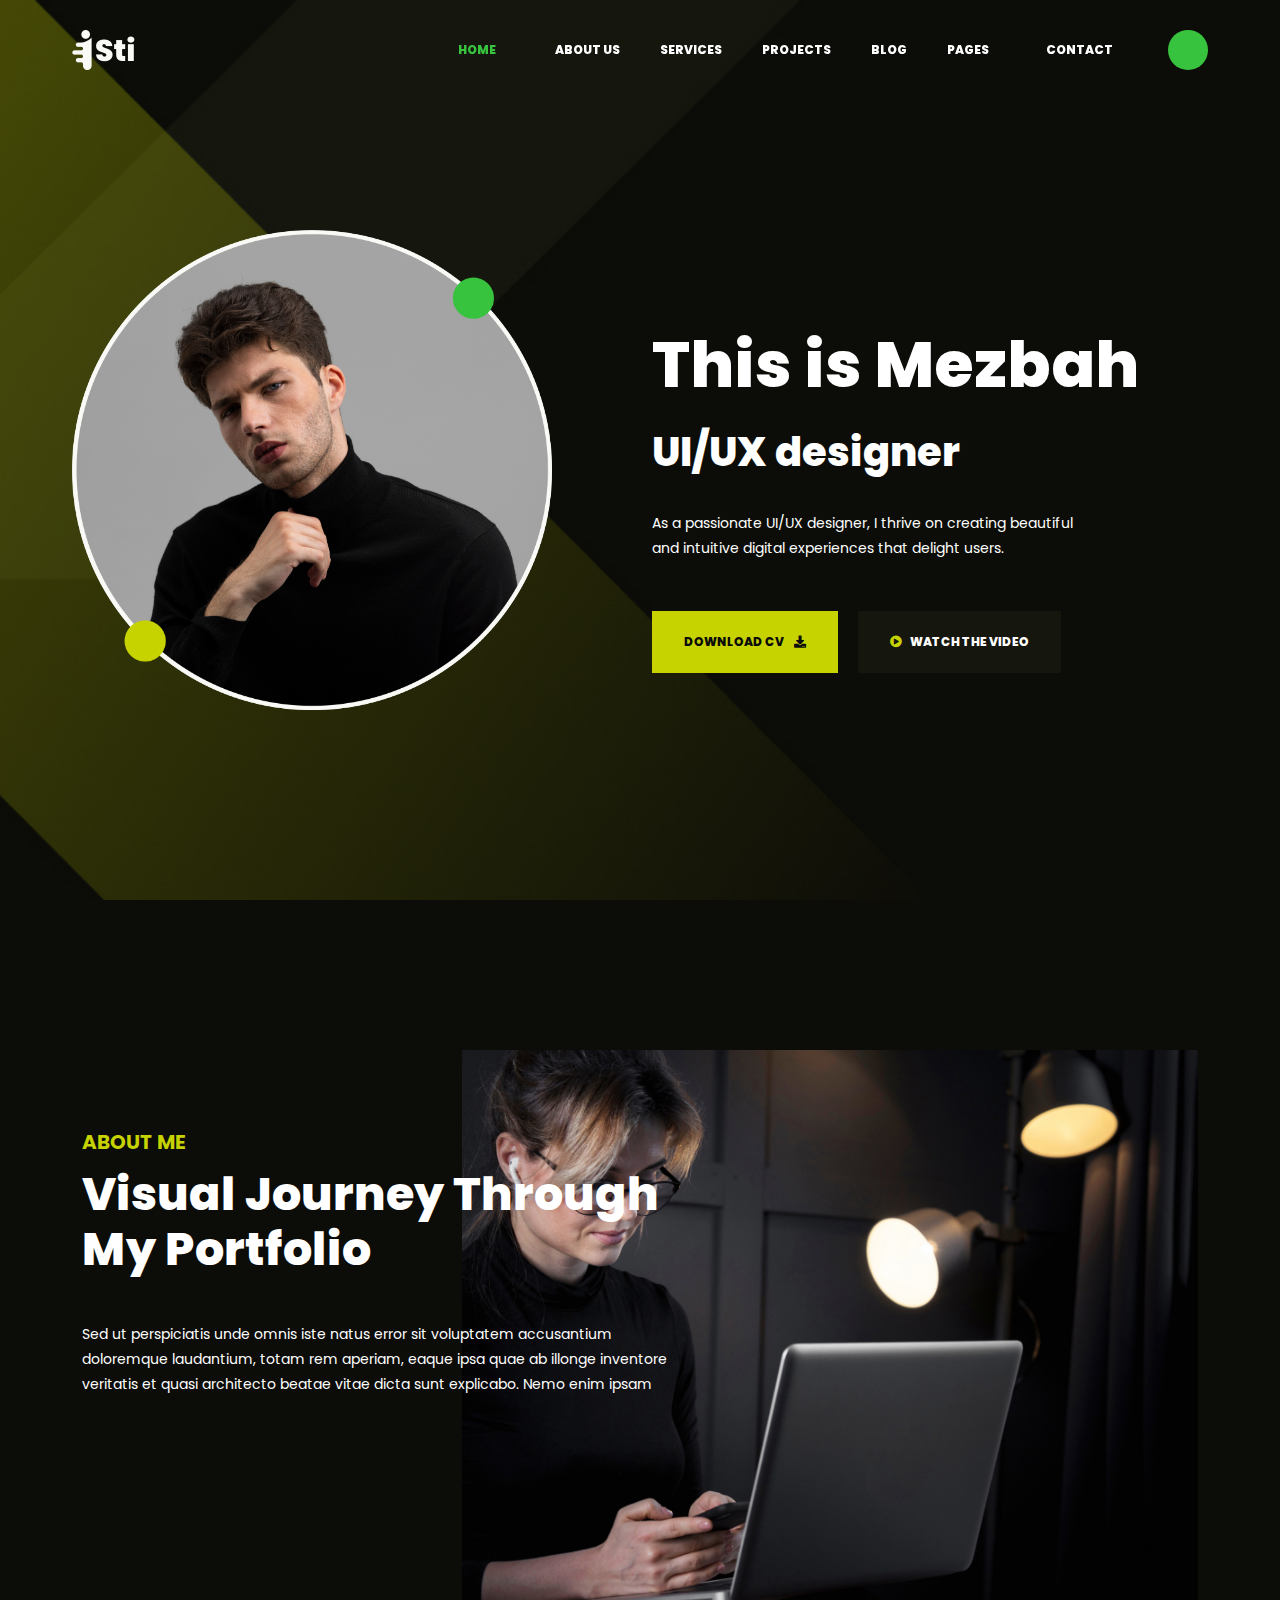
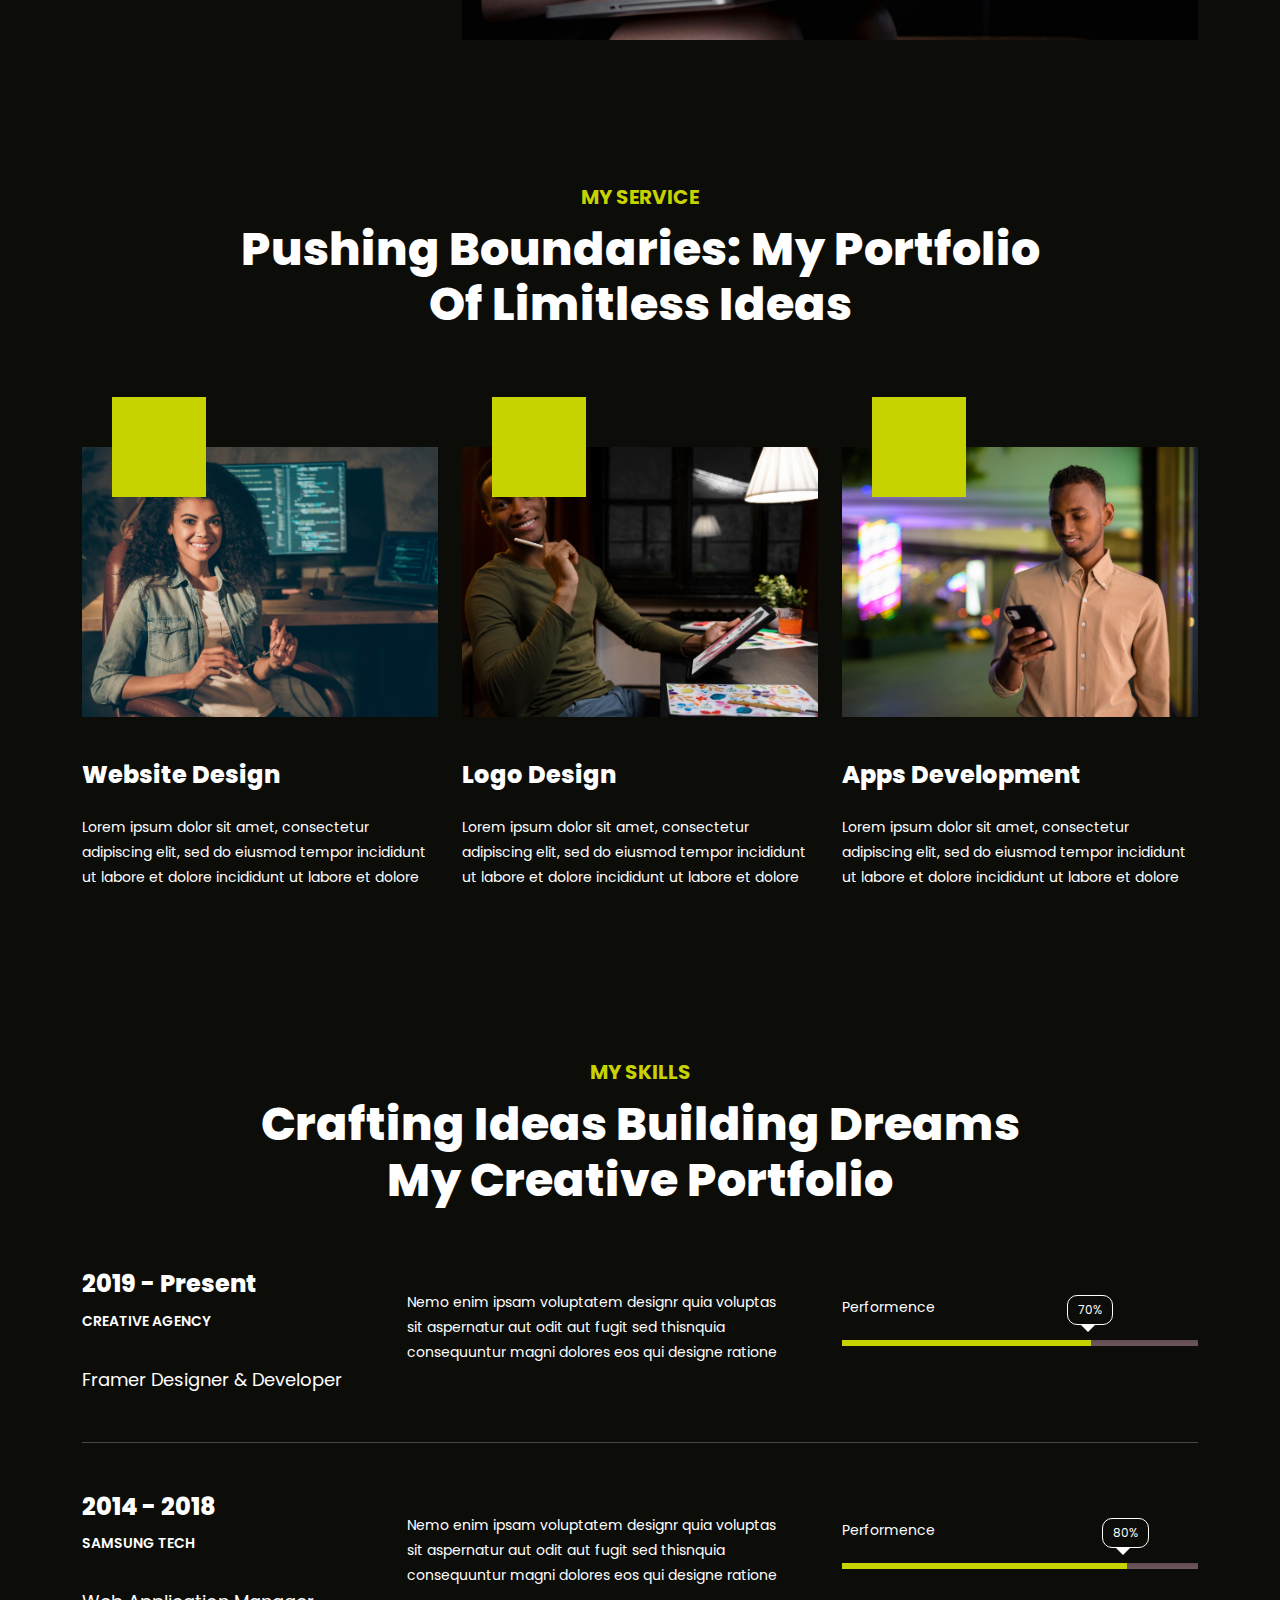
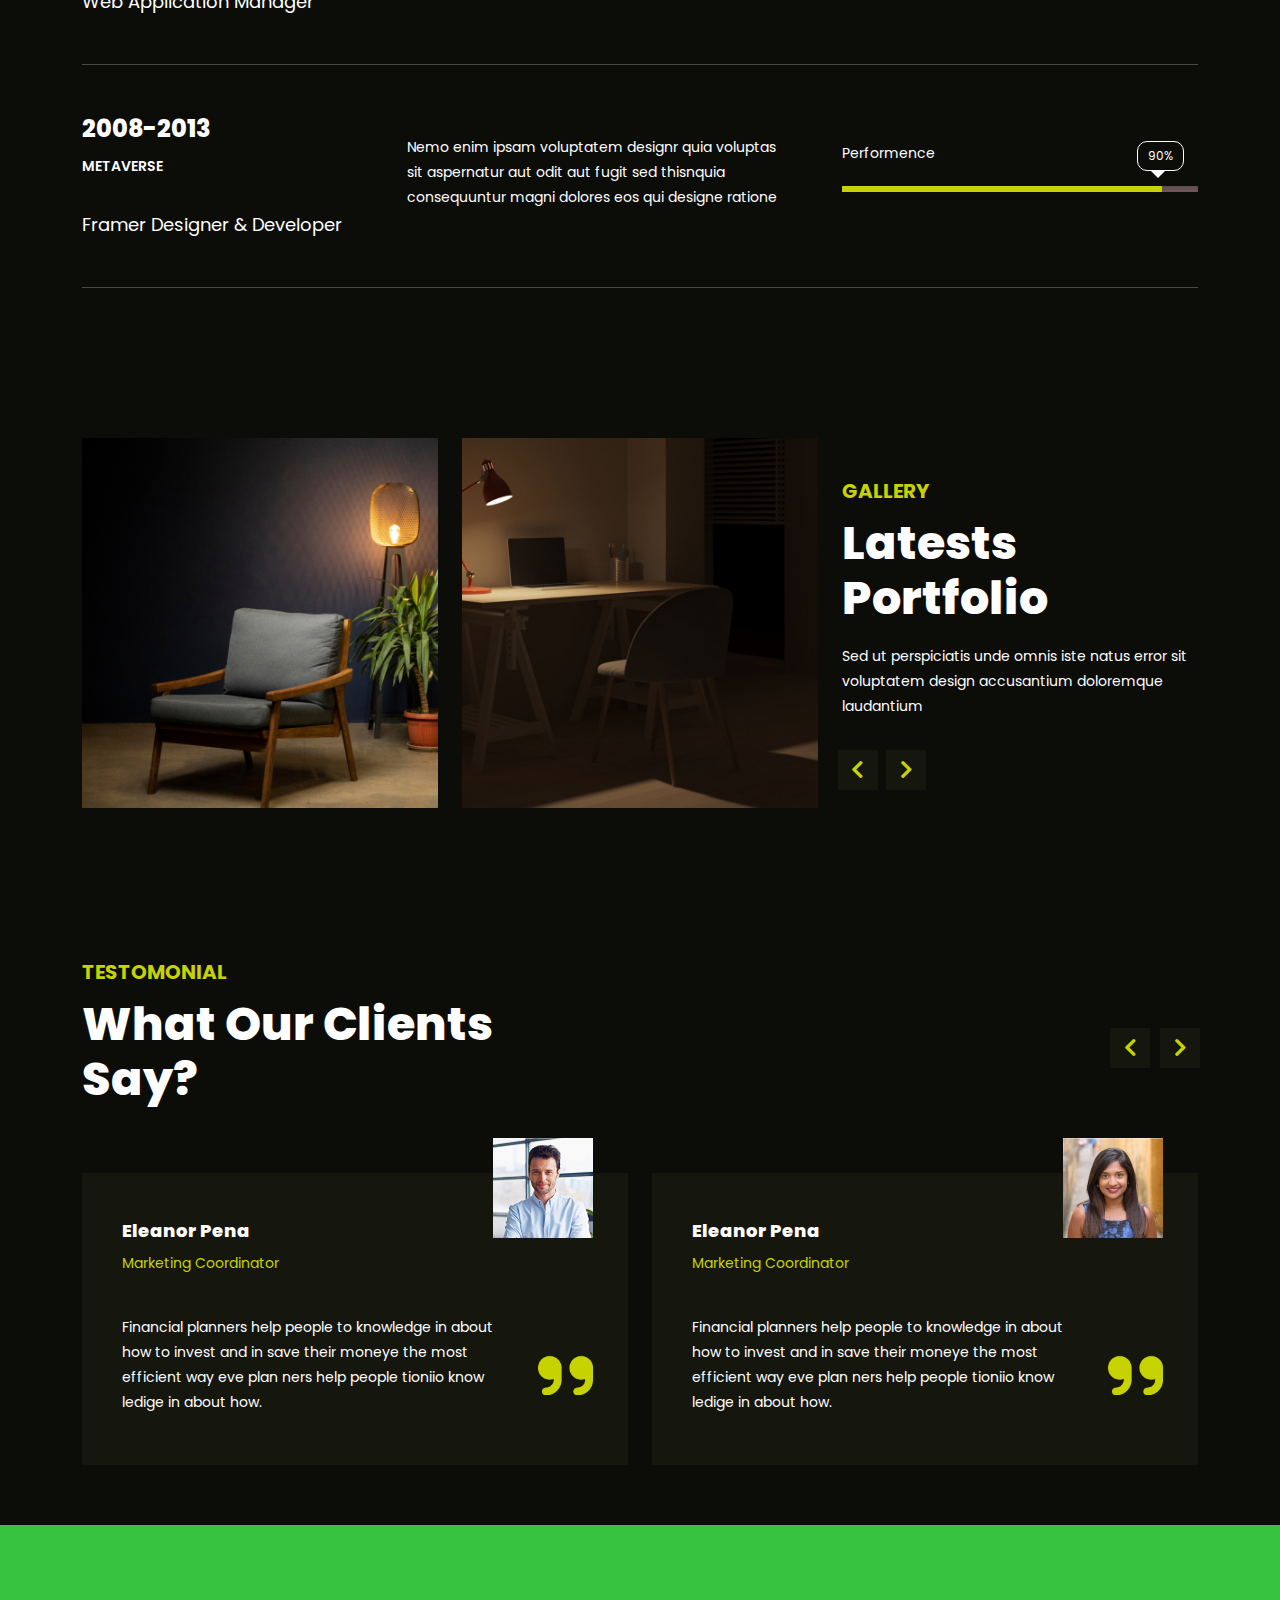
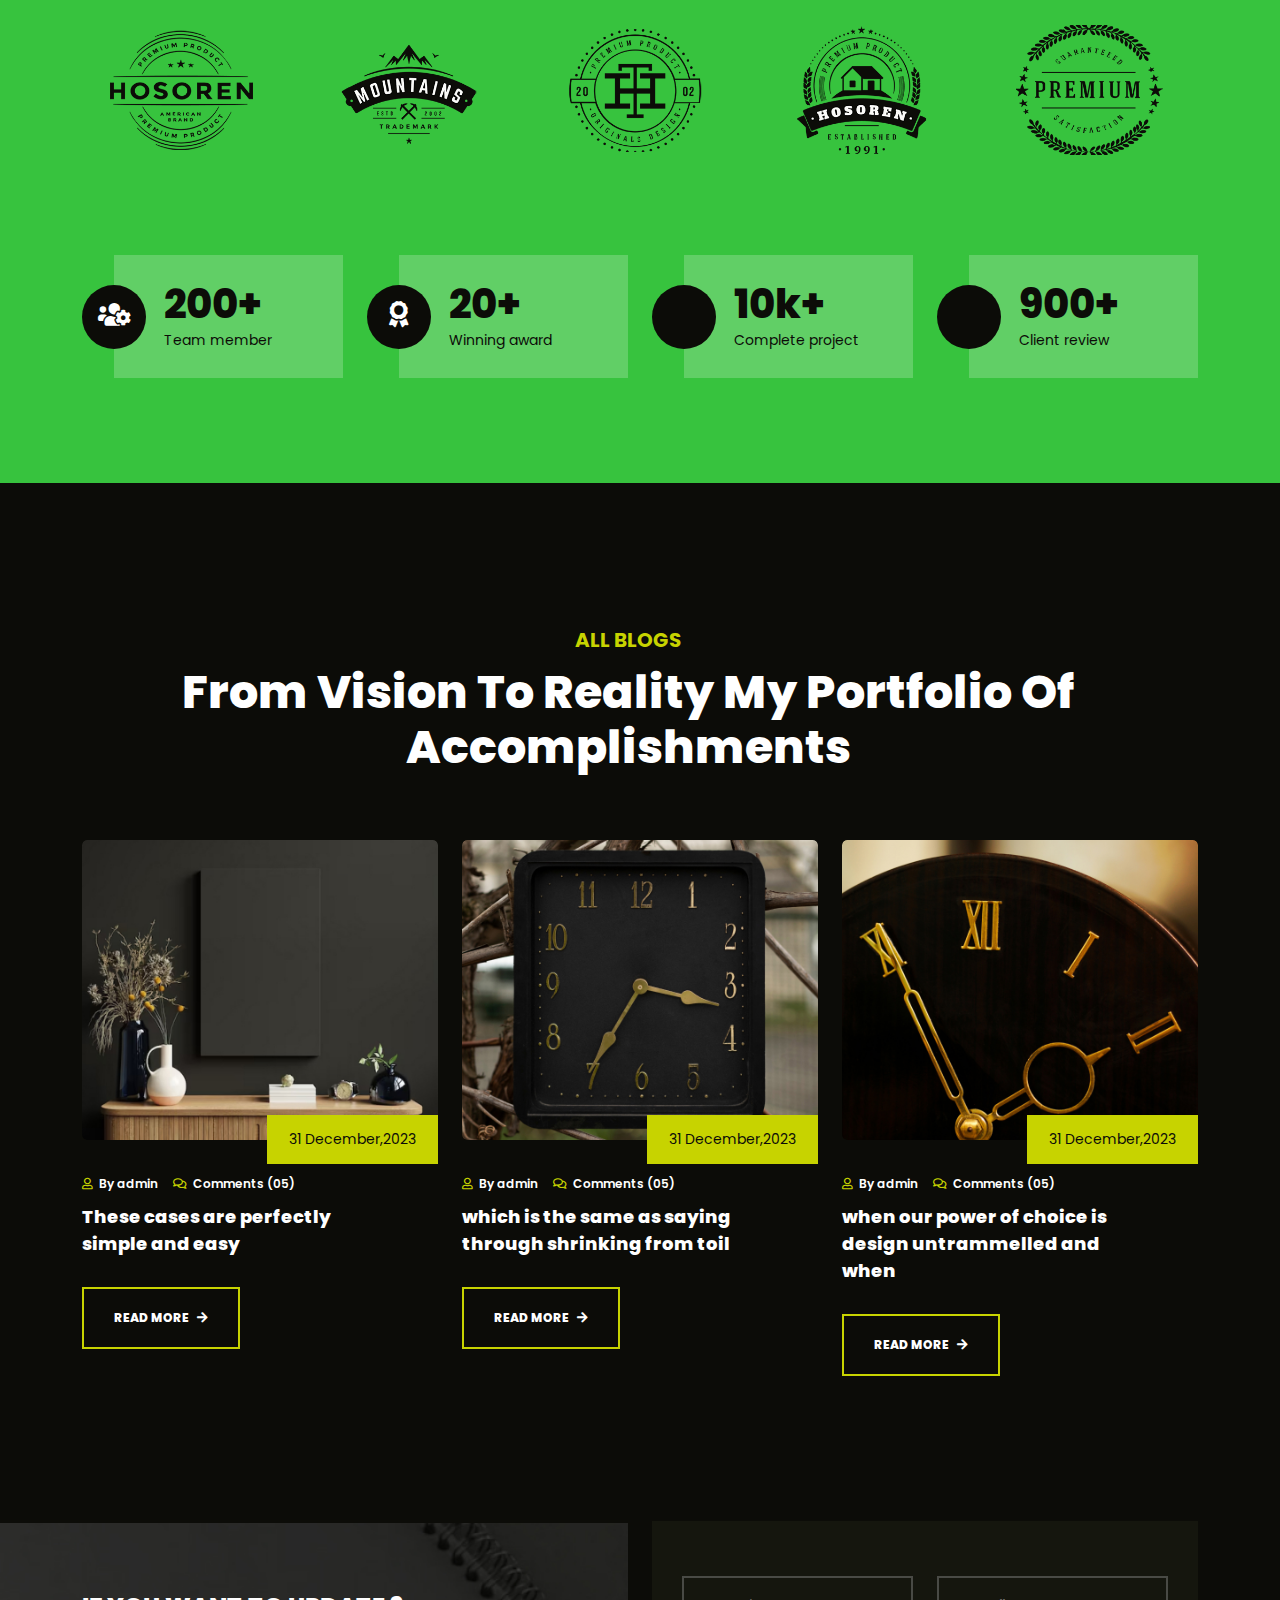
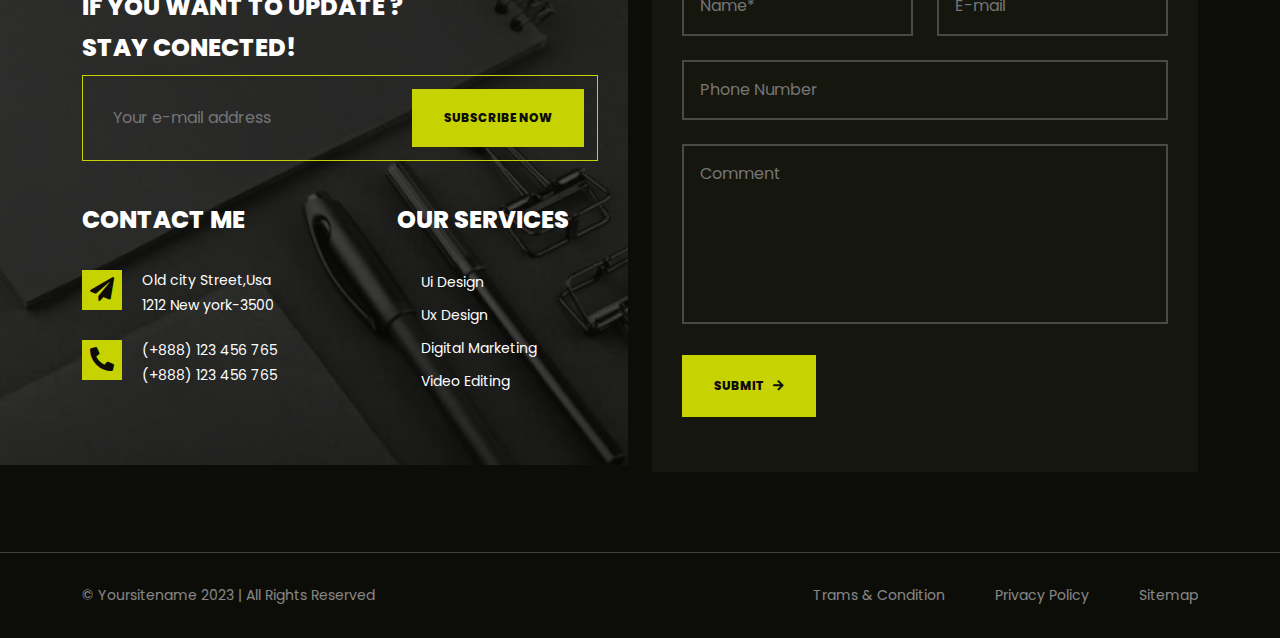
<file: index.html>
<!DOCTYPE html>
<html lang="en">

<head>
    <meta charset="UTF-8">
    <meta name="viewport"
        content="width=device-width, initial-scale=1.0, maximum-scale=1.0, minimum-scale=1.0, user-scalable=no, target-densityDpi=device-dpi" />
    <title>Isti - Creative Portfolio HTML Theme</title>
    <link rel="icon" type="image/png" href="images/favicon.png">
    <link rel="stylesheet" href="css/all.min.css">
    <link rel="stylesheet" href="css/bootstrap.min.css">
    <link rel="stylesheet" href="css/spacing.css">
    <link rel="stylesheet" href="css/slick.css">
    <link rel="stylesheet" href="css/venobox.min.css">
    <link rel="stylesheet" href="css/animated_barfiller.css">
    <link rel="stylesheet" href="css/scroll_button.css">

    <link rel="stylesheet" href="css/style.css">
    <link rel="stylesheet" href="css/responsive.css">
</head>

<body>

    <!--============================
        MAIN MANU START
    ==============================-->
    <nav class="navbar navbar-expand-lg tf__main_menu pl_50 pr_60">
        <div class="container-fluid">
            <a class="navbar-brand" href="index.html"><img src="images/logo_1.png" alt="logo"
                    class="img-fluid w-100"></a>
            <button class="navbar-toggler" type="button" data-bs-toggle="collapse"
                data-bs-target="#navbarSupportedContent" aria-controls="navbarSupportedContent" aria-expanded="false"
                aria-label="Toggle navigation">
                <i class="far fa-stream menu_icon_bar"></i>
                <i class="far fa-times close_icon_close"></i>
            </button>
            <div class="collapse navbar-collapse" id="navbarSupportedContent">
                <ul class="navbar-nav ms-auto">
                    <li class="nav-item">
                        <a class="nav-link active" href="#">Home <i class="far fa-angle-down"></i></a>
                        <ul class="tf__dropdown">
                            <li><a href="index.html">home page 1</a></li>
                            <li><a href="index_2.html">home page 2</a></li>
                        </ul>
                    </li>
                    <li class="nav-item">
                        <a class="nav-link" href="#">About Us</a>
                    </li>
                    <li class="nav-item">
                        <a class="nav-link" href="#">Services</a>
                    </li>
                    <li class="nav-item">
                        <a class="nav-link" href="#">Projects</a>
                    </li>
                    <li class="nav-item">
                        <a class="nav-link" href="blog.html">Blog</a>
                    </li>
                    <li class="nav-item">
                        <a class="nav-link" href="#">Pages<i class="far fa-angle-down"></i></a>
                        <ul class="tf__dropdown">
                            <li><a href="blog_details.html">blog details</a></li>
                            <li><a href="#">pages 2</a></li>
                            <li><a href="#">pages 3</a></li>
                            <li><a href="#">pages 4</a></li>
                        </ul>
                    </li>
                    <li class="nav-item">
                        <a class="nav-link" href="contact.html">Contact </a>
                    </li>
                    <li class="nav-item">
                        <a href="#" class="tf__manubar" data-bs-toggle="offcanvas" data-bs-target="#offcanvasRight"
                            aria-controls="offcanvasRight"><i class="far fa-stream"></i></a>
                    </li>
                </ul>
            </div>
        </div>
    </nav>

    <div class="offcanvas offcanvas-end" tabindex="-1" id="offcanvasRight">
        <div class="offcanvas-header">
            <button type="button" class="btn-close" data-bs-dismiss="offcanvas" aria-label="Close"><i
                    class="far fa-times"></i></button>
        </div>
        <div class="offcanvas-body">
            <div class="tf__toggle_search">
                <form>
                    <input type="text" placeholder="Search...">
                    <button type="submit"><i class="fas fa-search"></i></button>
                </form>
            </div>
            <div class="tf__toggle_categories">
                <h3>Categories</h3>
                <ul>
                    <li><a href="#"><span><i class="fas fa-file-alt"></i> NFTs</span> (148)</a></li>
                    <li><a href="#"><span><i class="fas fa-paint-brush"></i> digital art</span> (97)</a></li>
                    <li><a href="#"><span><i class="fas fa-coin"></i> crypto</span> (45)</a></li>
                    <li><a href="#"><span><i class="fas fa-user-robot"></i> technology</span> (728)</a></li>
                </ul>
            </div>
            <div class="tf__toggle_company">
                <h3>Company</h3>
                <p>Help Center</p>
                <p>Platform status</p>
            </div>
            <div class="tf__toggle_link">
                <h3>Join the commubity</h3>
                <ul>
                    <li><a href="#"><i class="fab fa-facebook-f"></i></a></li>
                    <li><a href="#"><i class="fab fa-linkedin-in"></i></a></li>
                    <li><a href="#"><i class="fab fa-twitter"></i></a></li>
                    <li><a href="#"><i class="fab fa-pinterest-p"></i></a></li>
                    <li><a href="#"><i class="fab fa-behance"></i></a></li>
                </ul>
            </div>
        </div>
    </div>
    <!--============================
        MAIN MANU END
    ==============================-->


    <!--============================
        BANNER START
    ==============================-->
    <section class="tf__banner pt_100 pl_60 pr_60" style="background: url(images/banner_bg.jpg);">
        <div class="container-fluid">
            <div class="row">
                <div class="col-xxl-6 col-xl-6 col-lg-5">
                    <div class="tf__banner_img">
                        <img src="images/banner_img.png" alt="portfolio img" class="img-fluid w-100">
                    </div>
                </div>
                <div class="col-xxl-5 col-xl-6 col-lg-7 ms-auto">
                    <div class="tf__banner_text">
                        <h1>This is Mezbah </h1>
                        <h3>UI/UX designer</h3>
                        <p>As a passionate UI/UX designer, I thrive on creating beautiful and intuitive digital
                            experiences that delight users.</p>

                        <ul class="d-flex flex-wrap">
                            <li>
                                <a href="#" class="tf__common_btn">Download Cv <i class="fas fa-download"></i></a>
                            </li>
                            <li>
                                <a class="tf__common_btn tf___video_btn venobox" data-autoplay="true"
                                    data-vbtype="video" href="https://youtu.be/668nUCeBHyY?si=sHtcsCQRzAET5GOt"> <i
                                        class="fas fa-play-circle"></i>Watch The Video</a>
                            </li>
                        </ul>
                    </div>
                </div>
            </div>
        </div>
    </section>
    <!--============================
        BANNER END
    ==============================-->


    <!--============================
        ABOUT START
    ==============================-->
    <section class="tf__about pt_150">
        <div class="container">
            <div class="row">
                <div class="col-xl-4 col-lg-4">
                    <div class=" tf__common_heading tf__about_text">
                        <h5>About Me</h5>
                        <h2>Visual Journey through my Portfolio</h2>
                        <p>Sed ut perspiciatis unde omnis iste natus error sit voluptatem accusantium doloremque
                            laudantium, totam rem aperiam, eaque ipsa quae ab illonge inventore veritatis et quasi
                            architecto beatae vitae dicta sunt explicabo. Nemo enim ipsam</p>
                    </div>
                </div>
                <div class="col-xl-8 col-lg-8">
                    <div class="tf__about_img">
                        <img src="images/about_img.jpg" alt="about img" class="img-fluid w-100">
                    </div>
                </div>
            </div>
        </div>
    </section>
    <!--============================
        ABOUT END
    ==============================-->


    <!--============================
        SERVICE START
    ==============================-->
    <section class="tf__service pt_145">
        <div class="container">
            <div class="row justify-content-center">
                <div class="col-xl-9">
                    <div class=" tf__common_heading tf__common_heading2">
                        <h5>My service</h5>
                        <h2>Pushing Boundaries: My Portfolio of Limitless Ideas</h2>
                    </div>
                </div>
            </div>
            <div class="row">
                <div class="col-xl-4 col-md-6">
                    <div class="tf__single_service">
                        <div class="tf__single_service_img">
                            <img src="images/service_1.jpg" alt="service" class="img-fluid w-100">
                            <span><i class="far fa-code"></i></span>
                        </div>
                        <div class="tf__single_service_text">
                            <a href="#">Website Design</a>
                            <p>Lorem ipsum dolor sit amet, consectetur adipiscing elit, sed do eiusmod tempor incididunt
                                ut labore et dolore incididunt ut labore et dolore</p>
                        </div>
                    </div>
                </div>
                <div class="col-xl-4 col-md-6">
                    <div class="tf__single_service">
                        <div class="tf__single_service_img">
                            <img src="images/service_2.jpg" alt="service" class="img-fluid w-100">
                            <span><i class="far fa-cog"></i></span>
                        </div>
                        <div class="tf__single_service_text">
                            <a href="#">Logo Design</a>
                            <p>Lorem ipsum dolor sit amet, consectetur adipiscing elit, sed do eiusmod tempor incididunt
                                ut labore et dolore incididunt ut labore et dolore</p>
                        </div>
                    </div>
                </div>
                <div class="col-xl-4 col-md-6">
                    <div class="tf__single_service">
                        <div class="tf__single_service_img">
                            <img src="images/service_3.jpg" alt="service" class="img-fluid w-100">
                            <span><i class="far fa-laptop-code"></i></span>
                        </div>
                        <div class="tf__single_service_text">
                            <a href="#">Apps Development</a>
                            <p>Lorem ipsum dolor sit amet, consectetur adipiscing elit, sed do eiusmod tempor incididunt
                                ut labore et dolore incididunt ut labore et dolore</p>
                        </div>
                    </div>
                </div>
            </div>
        </div>
    </section>
    <!--============================
        SERVICE END
    ==============================-->


    <!--============================
        SKILL START
    ==============================-->
    <section class="tf__skill pt_140">
        <div class="container">
            <div class="row justify-content-center">
                <div class="col-xl-9">
                    <div class=" tf__common_heading tf__common_heading2 tf__skiil_heading">
                        <h5>MY Skills</h5>
                        <h2>Crafting Ideas Building Dreams My Creative Portfolio</h2>
                    </div>
                </div>
            </div>
            <div class="row">
                <div class="col-xl-12 ">
                    <div class="tf__single_skill">
                        <div class="row">
                            <div class="col-xl-3 col-lg-3">
                                <div class="tf__single_skill_left">
                                    <h6>2019 - Present</h6>
                                    <span>Creative Agency</span>
                                    <p>Framer Designer & Developer</p>
                                </div>
                            </div>
                            <div class="col-xl-5 col-lg-5">
                                <div class="tf__single_skill_middle">
                                    <p>Nemo enim ipsam voluptatem designr quia voluptas sit aspernatur aut odit aut
                                        fugit sed thisnquia consequuntur magni dolores eos qui designe ratione </p>
                                </div>
                            </div>
                            <div class="col-xl-4 col-lg-4">
                                <div class="tf__team_skills_bar_single">
                                    <p>Performence</p>
                                    <div id="bar1" class="barfiller">
                                        <div class="tipWrap">
                                            <span class="tip"></span>
                                        </div>
                                        <span class="fill" data-percentage="70"></span>
                                    </div>
                                </div>
                            </div>
                        </div>
                    </div>
                </div>
                <div class="col-xl-12">
                    <div class="tf__single_skill">
                        <div class="row">
                            <div class="col-xl-3 col-lg-3">
                                <div class="tf__single_skill_left">
                                    <h6>2014 - 2018</h6>
                                    <span>Samsung tech</span>
                                    <p>Web Application Manager</p>
                                </div>
                            </div>
                            <div class="col-xl-5 col-lg-5">
                                <div class="tf__single_skill_middle">
                                    <p>Nemo enim ipsam voluptatem designr quia voluptas sit aspernatur aut odit aut
                                        fugit sed thisnquia consequuntur magni dolores eos qui designe ratione </p>
                                </div>
                            </div>
                            <div class="col-xl-4 col-lg-4">
                                <div class="tf__team_skills_bar_single">
                                    <p>Performence</p>
                                    <div id="bar2" class="barfiller">
                                        <div class="tipWrap">
                                            <span class="tip"></span>
                                        </div>
                                        <span class="fill" data-percentage="80"></span>
                                    </div>
                                </div>
                            </div>
                        </div>
                    </div>
                </div>
                <div class="col-xl-12">
                    <div class="tf__single_skill">
                        <div class="row">
                            <div class="col-xl-3 col-lg-3">
                                <div class="tf__single_skill_left">
                                    <h6>2008-2013</h6>
                                    <span>METAVERSE </span>
                                    <p>Framer Designer & Developer</p>
                                </div>
                            </div>
                            <div class="col-xl-5 col-lg-5">
                                <div class="tf__single_skill_middle">
                                    <p>Nemo enim ipsam voluptatem designr quia voluptas sit aspernatur aut odit aut
                                        fugit sed thisnquia consequuntur magni dolores eos qui designe ratione </p>
                                </div>
                            </div>
                            <div class="col-xl-4 col-lg-4">
                                <div class="tf__team_skills_bar_single">
                                    <p>Performence</p>
                                    <div id="bar3" class="barfiller">
                                        <div class="tipWrap">
                                            <span class="tip"></span>
                                        </div>
                                        <span class="fill" data-percentage="90"></span>
                                    </div>
                                </div>
                            </div>
                        </div>
                    </div>
                </div>

            </div>
        </div>
    </section>
    <!--============================
        SKILL END
    ==============================-->


    <!--============================
        PORTFOLIO START
    ==============================-->
    <section class="tf__portfolio pt_150">
        <div class="container">
            <div class="row">
                <div class="col-xl-8 col-lg-7">
                    <div class="row portfilio_slider">
                        <div class="col-xl-6">
                            <div class="tf__portfolio_img">
                                <img src="images/portfolio_1.jpg" alt="portfolio img" class="img-fluid w-100">
                            </div>
                        </div>
                        <div class="col-xl-6">
                            <div class="tf__portfolio_img">
                                <img src="images/portfolio_2.jpg" alt="portfolio img" class="img-fluid w-100">
                            </div>
                        </div>
                        <div class="col-xl-6">
                            <div class="tf__portfolio_img">
                                <img src="images/portfolio_1.jpg" alt="portfolio img" class="img-fluid w-100">
                            </div>
                        </div>
                        <div class="col-xl-6">
                            <div class="tf__portfolio_img">
                                <img src="images/portfolio_2.jpg" alt="portfolio img" class="img-fluid w-100">
                            </div>
                        </div>
                    </div>
                </div>
                <div class="col-xl-4 col-lg-5 my-auto">
                    <div class=" tf__common_heading tf__portfolio_heading">
                        <h5>gallery</h5>
                        <h2>Latests Portfolio</h2>
                        <p>Sed ut perspiciatis unde omnis iste natus error sit voluptatem design accusantium doloremque
                            laudantium</p>
                    </div>
                </div>
            </div>
        </div>
    </section>
    <!--============================
        PORTFOLIO END
    ==============================-->


    <!--============================
        TESTIMONIAL START
    ==============================-->
    <section class="tf__testimonial pt_145">
        <div class="container">
            <div class="row">
                <div class="col-xl-5">
                    <div class=" tf__common_heading tf__testimonial_heading">
                        <h5>Testomonial</h5>
                        <h2>What our clients say? </h2>
                    </div>
                </div>
            </div>
            <div class="tf__testimonial_slider">
                <div class="row testimonial_slider">
                    <div class="col-xl-6">
                        <div class="tf__single_testimonial">
                            <div class="tf__single_testimonial_img">
                                <img src="images/testimonial_1.jpg" alt="testimonial" class="img-fluid w-100">
                            </div>
                            <h4>Eleanor Pena</h4>
                            <span>Marketing Coordinator</span>
                            <p>Financial planners help people to knowledge in about how to invest and in save their
                                moneye the most efficient way eve plan ners help people tioniio know ledige in about
                                how.</p>
                        </div>
                    </div>
                    <div class="col-xl-6">
                        <div class="tf__single_testimonial">
                            <div class="tf__single_testimonial_img">
                                <img src="images/testimonial_2.jpg" alt="testimonial" class="img-fluid w-100">
                            </div>
                            <h4>Eleanor Pena</h4>
                            <span>Marketing Coordinator</span>
                            <p>Financial planners help people to knowledge in about how to invest and in save their
                                moneye the most efficient way eve plan ners help people tioniio know ledige in about
                                how.</p>
                        </div>
                    </div>
                    <div class="col-xl-6">
                        <div class="tf__single_testimonial">
                            <div class="tf__single_testimonial_img">
                                <img src="images/testimonial_1.jpg" alt="testimonial" class="img-fluid w-100">
                            </div>
                            <h4>Eleanor Pena</h4>
                            <span>Marketing Coordinator</span>
                            <p>Financial planners help people to knowledge in about how to invest and in save their
                                moneye the most efficient way eve plan ners help people tioniio know ledige in about
                                how.</p>
                        </div>
                    </div>
                </div>
            </div>
        </div>
    </section>
    <!--============================
        TESTIMONIAL END
    ==============================-->


    <!--============================
        EXPERIANCE START
    ==============================-->
    <section class="tf__experiance pt_100 pb_80">
        <div class="container-fluid">
            <div class="tf__brand pl_90 pr_100">
                <div class="row justify-content-between">
                    <div class="col-xl-2 col-sm-6 col-md-4 col-lg-3">
                        <div class="tf__brand_img">
                            <img src="images/brand_1.png" alt="company logo" class="img-fluid w-100">
                        </div>
                    </div>
                    <div class="col-xl-2 col-sm-6 col-md-4 col-lg-3">
                        <div class="tf__brand_img">
                            <img src="images/brand_2.png" alt="company logo" class="img-fluid w-100">
                        </div>
                    </div>
                    <div class="col-xl-2 col-sm-6 col-md-4 col-lg-3">
                        <div class="tf__brand_img">
                            <img src="images/brand_3.png" alt="company logo" class="img-fluid w-100">
                        </div>
                    </div>
                    <div class="col-xl-2 col-sm-6 col-md-4 col-lg-3">
                        <div class="tf__brand_img">
                            <img src="images/brand_4.png" alt="company logo" class="img-fluid w-100">
                        </div>
                    </div>
                    <div class="col-xl-2 col-sm-6 col-md-4 col-lg-3">
                        <div class="tf__brand_img">
                            <img src="images/brand_5.png" alt="company logo" class="img-fluid w-100">
                        </div>
                    </div>
                </div>
            </div>
        </div>
        <div class="tf__counter pt_75">
            <div class="container">
                <div class="row">
                    <div class="col-xl-3 col-md-6">
                        <div class="tf__single_counter">
                            <h4><span class="counter">200</span>+</h4>
                            <p>Team member</p>
                            <h5 class="tf__counter_icon"><i class="fas fa-users-cog"></i></h5>
                        </div>
                    </div>
                    <div class="col-xl-3 col-md-6">
                        <div class="tf__single_counter">
                            <h4><span class="counter">20</span>+</h4>
                            <p>Winning award</p>
                            <h5 class="tf__counter_icon"><i class="fas fa-award"></i></h5>
                        </div>
                    </div>
                    <div class="col-xl-3 col-md-6">
                        <div class="tf__single_counter">
                            <h4><span class="counter">10</span>k+</h4>
                            <p>Complete project</p>
                            <h5 class="tf__counter_icon"><i class="far fa-file-certificate"></i></h5>
                        </div>
                    </div>
                    <div class="col-xl-3 col-md-6">
                        <div class="tf__single_counter">
                            <h4><span class="counter">900</span>+</h4>
                            <p>Client review</p>
                            <h5 class="tf__counter_icon"><i class="fas fa-users-crown"></i></h5>
                        </div>
                    </div>
                </div>
            </div>
        </div>
    </section>
    <!--============================
        EXPERIANCE END
    ==============================-->


    <!--============================
        BLOG START
    ==============================-->
    <section class="tf__blog pt_145 pb_120">
        <div class="container">
            <div class="row">
                <div class="row justify-content-center">
                    <div class="col-xl-10">
                        <div class=" tf__common_heading tf__common_heading2 tf__blog_heading">
                            <h5>ALL Blogs</h5>
                            <h2>From Vision to Reality My Portfolio of Accomplishments</h2>
                        </div>
                    </div>
                </div>
            </div>
            <div class="row">
                <div class="col-xl-4 col-md-6">
                    <div class="tf__single_blog">
                        <div class="tf__single_blog_img">
                            <img src="images/blog_1.jpg" alt="blog img" class="img-fluid w-100">
                        </div>
                        <div class="tf__single_blog_text">
                            <p>31 December,2023</p>
                            <ul class="d-flex flex-wrap">
                                <li><i class="far fa-user"></i>By admin</li>
                                <li><i class="far fa-comments"></i>Comments (05)</li>
                            </ul>
                            <a href="blog_details.html" class="tf__single_blog_heading">These cases are perfectly simple
                                and easy</a>

                            <a href="blog_details.html" class="tf__common_btn tf__blog_btn">read more<i
                                    class="fas fa-arrow-right"></i></a>
                        </div>
                    </div>
                </div>
                <div class="col-xl-4 col-md-6">
                    <div class="tf__single_blog">
                        <div class="tf__single_blog_img">
                            <img src="images/blog_2.jpg" alt="blog img" class="img-fluid w-100">
                        </div>
                        <div class="tf__single_blog_text">
                            <p>31 December,2023</p>
                            <ul class="d-flex flex-wrap">
                                <li><i class="far fa-user"></i>By admin</li>
                                <li><i class="far fa-comments"></i>Comments (05)</li>
                            </ul>
                            <a href="blog_details.html" class="tf__single_blog_heading">which is the same as saying
                                through shrinking
                                from toil </a>

                            <a href="blog_details.html" class="tf__common_btn tf__blog_btn">read more<i
                                    class="fas fa-arrow-right"></i></a>
                        </div>
                    </div>
                </div>
                <div class="col-xl-4 col-md-6">
                    <div class="tf__single_blog">
                        <div class="tf__single_blog_img">
                            <img src="images/blog_3.jpg" alt="blog img" class="img-fluid w-100">
                        </div>
                        <div class="tf__single_blog_text">
                            <p>31 December,2023</p>
                            <ul class="d-flex flex-wrap">
                                <li><i class="far fa-user"></i>By admin</li>
                                <li><i class="far fa-comments"></i>Comments (05)</li>
                            </ul>
                            <a href="blog_details.html" class="tf__single_blog_heading">when our power of choice is
                                design untrammelled
                                and when</a>

                            <a href="blog_details.html" class="tf__common_btn tf__blog_btn">read more<i
                                    class="fas fa-arrow-right"></i></a>
                        </div>
                    </div>
                </div>
            </div>
        </div>
    </section>
    <!--============================
        BLOG END
    ==============================-->


    <!--============================
        CONTACT START
    ==============================-->
    <section class="tf__contact pb_80">
        <div class="container">
            <div class="row">
                <div class="col-xl-6 col-md-12">
                    <div class="tf__contact_area">
                        <h4>IF YOU WANT TO UPDATE ?</h4>
                        <h4>STAY CONECTED!</h4>
                        <div class="tf__contact_mail">
                            <input type="text" placeholder="Your e-mail address">
                            <a href="#" class="tf__subscribtion">SUBSCRIBE NOW</a>
                        </div>
                        <div class="row justify-content-between">
                            <div class="col-xl-5 col-md-5">
                                <div class="tf__contact_address">
                                    <h4>Contact Me</h4>
                                    <div class="tf__single_address d-flex flex-wrap">
                                        <span><i class="fas fa-paper-plane"></i></span>
                                        <div class="tf__address_area">
                                            <p>Old city Street,Usa</p>
                                            <p>1212 New york-3500</p>
                                        </div>
                                    </div>
                                    <div class="tf__single_address d-flex flex-wrap">
                                        <span><i class="fas fa-phone-alt"></i></span>
                                        <div class="tf__address_area">
                                            <p>(+888) 123 456 765</p>
                                            <p>(+888) 123 456 765</p>
                                        </div>
                                    </div>
                                </div>
                            </div>
                            <div class="col-xl-5 col-md-5">
                                <div class="tf__contact_address">
                                    <h4>OUR SERVICES</h4>
                                    <ul>
                                        <li><a href="#"><i class="far fa-angle-double-right"></i>Ui Design</a></li>
                                        <li><a href="#"><i class="far fa-angle-double-right"></i>Ux Design</a></li>
                                        <li><a href="#"><i class="far fa-angle-double-right"></i>Digital Marketing</a>
                                        </li>
                                        <li><a href="#"><i class="far fa-angle-double-right"></i>Video Editing</a></li>
                                    </ul>
                                </div>
                            </div>
                        </div>
                    </div>
                </div>

                <div class="col-xl-6">
                    <form class="tf__form">
                        <div class="row">
                            <div class="col-xl-6">
                                <div class="tf__single_form">
                                    <input type="text" placeholder="Name*">
                                </div>
                            </div>
                            <div class="col-xl-6">
                                <div class="tf__single_form">
                                    <input type="email" placeholder="E-mail">
                                </div>
                            </div>
                            <div class="col-xl-12">
                                <div class="tf__single_form">
                                    <input type="text" placeholder="Phone Number">
                                </div>
                            </div>
                            <div class="col-xl-12">
                                <div class="tf__single_form">
                                    <textarea rows="6" placeholder="Comment"></textarea>
                                </div>
                            </div>
                            <div class="col-xl-12">
                                <div class="tf__single_form">
                                    <button type="submit" class="tf__common_btn">Submit<i
                                            class="fas fa-arrow-right"></i></button>
                                </div>
                            </div>
                        </div>
                    </form>
                </div>
            </div>
        </div>
    </section>
    <!--============================
        CONTACT END
    ==============================-->


    <!--============================
        COPYRIGHT START
    ==============================-->
    <section class="tf__copyright">
        <div class="container">
            <div class="col-xl-12">
                <div class="tf__main_copyright  d-flex flex-wrap justify-content-between">
                    <p>© Yoursitename 2023 | All Rights Reserved</p>
                    <ul class="d-flex flex-wrap">
                        <li><a href="#">Trams & Condition</a></li>
                        <li><a href="#">Privacy Policy</a></li>
                        <li><a href="#">Sitemap</a></li>
                    </ul>
                </div>
            </div>
        </div>
    </section>
    <!--============================
        COPYRIGHT END
    ==============================-->


    <!--================================
        SCROLL BUTTON START
    =================================-->
    <div class="progress-wrap">
        <svg class="progress-circle svg-content" width="100%" height="100%" viewBox="-1 -1 102 102">
            <path d="M50,1 a49,49 0 0,1 0,98 a49,49 0 0,1 0,-98" />
        </svg>
    </div>
    <!--================================
        SCROLL BUTTON END
    =================================-->


    <!--jquery library js-->
    <script src="js/jquery-3.7.0.min.js"></script>
    <!--bootstrap js-->
    <script src="js/bootstrap.bundle.min.js"></script>
    <!--font-awesome js-->
    <script src="js/Font-Awesome.js"></script>
    <!--countup js-->
    <script src="js/jquery.countup.min.js"></script>
    <script src="js/jquery.waypoints.min.js"></script>
    <!--slick-slider js-->
    <script src="js/slick.min.js"></script>
    <!--venobox js-->
    <script src="js/venobox.min.js"></script>
    <!--animated barfiller js-->
    <script src="js/animated_barfiller.js"></script>
    <!--scroll button js-->
    <script src="js/scroll_button.js"></script>

    <!--main js-->
    <script src="js/main.js"></script>
</body>

</html>
</file>
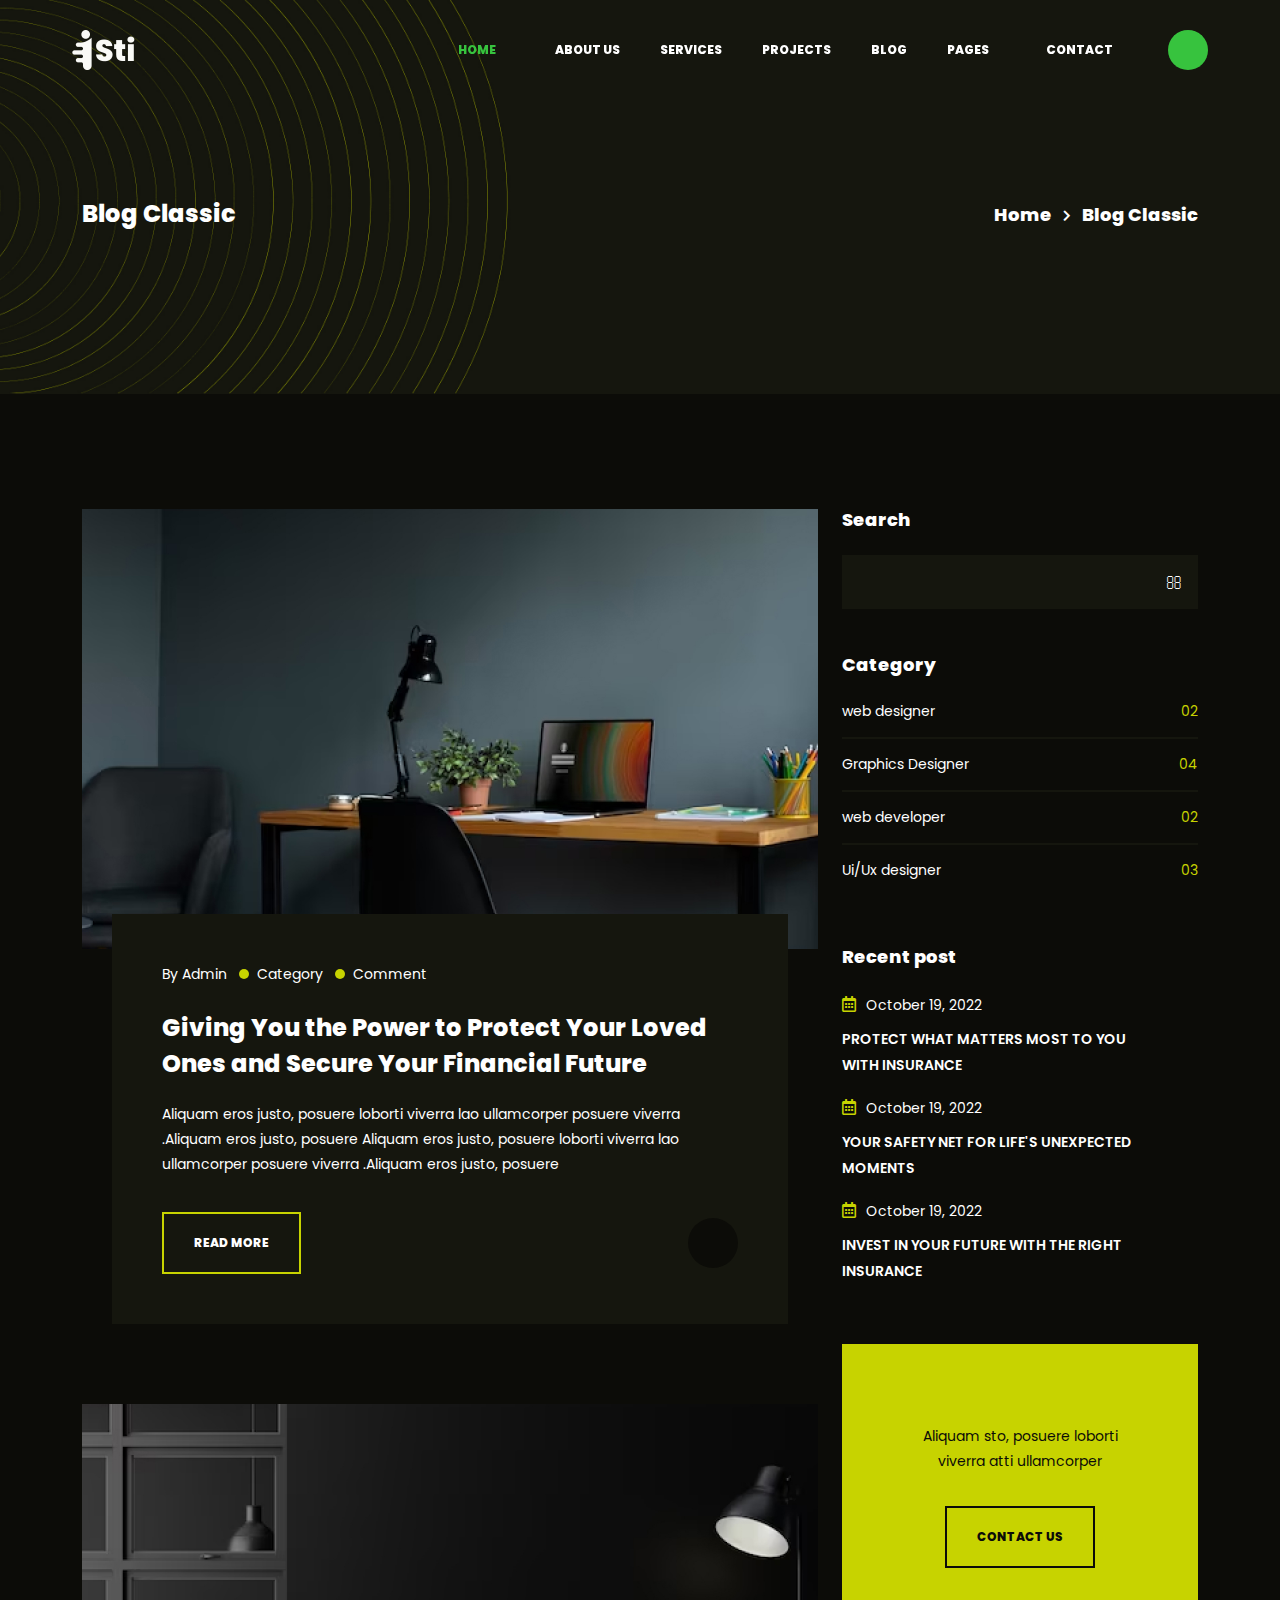
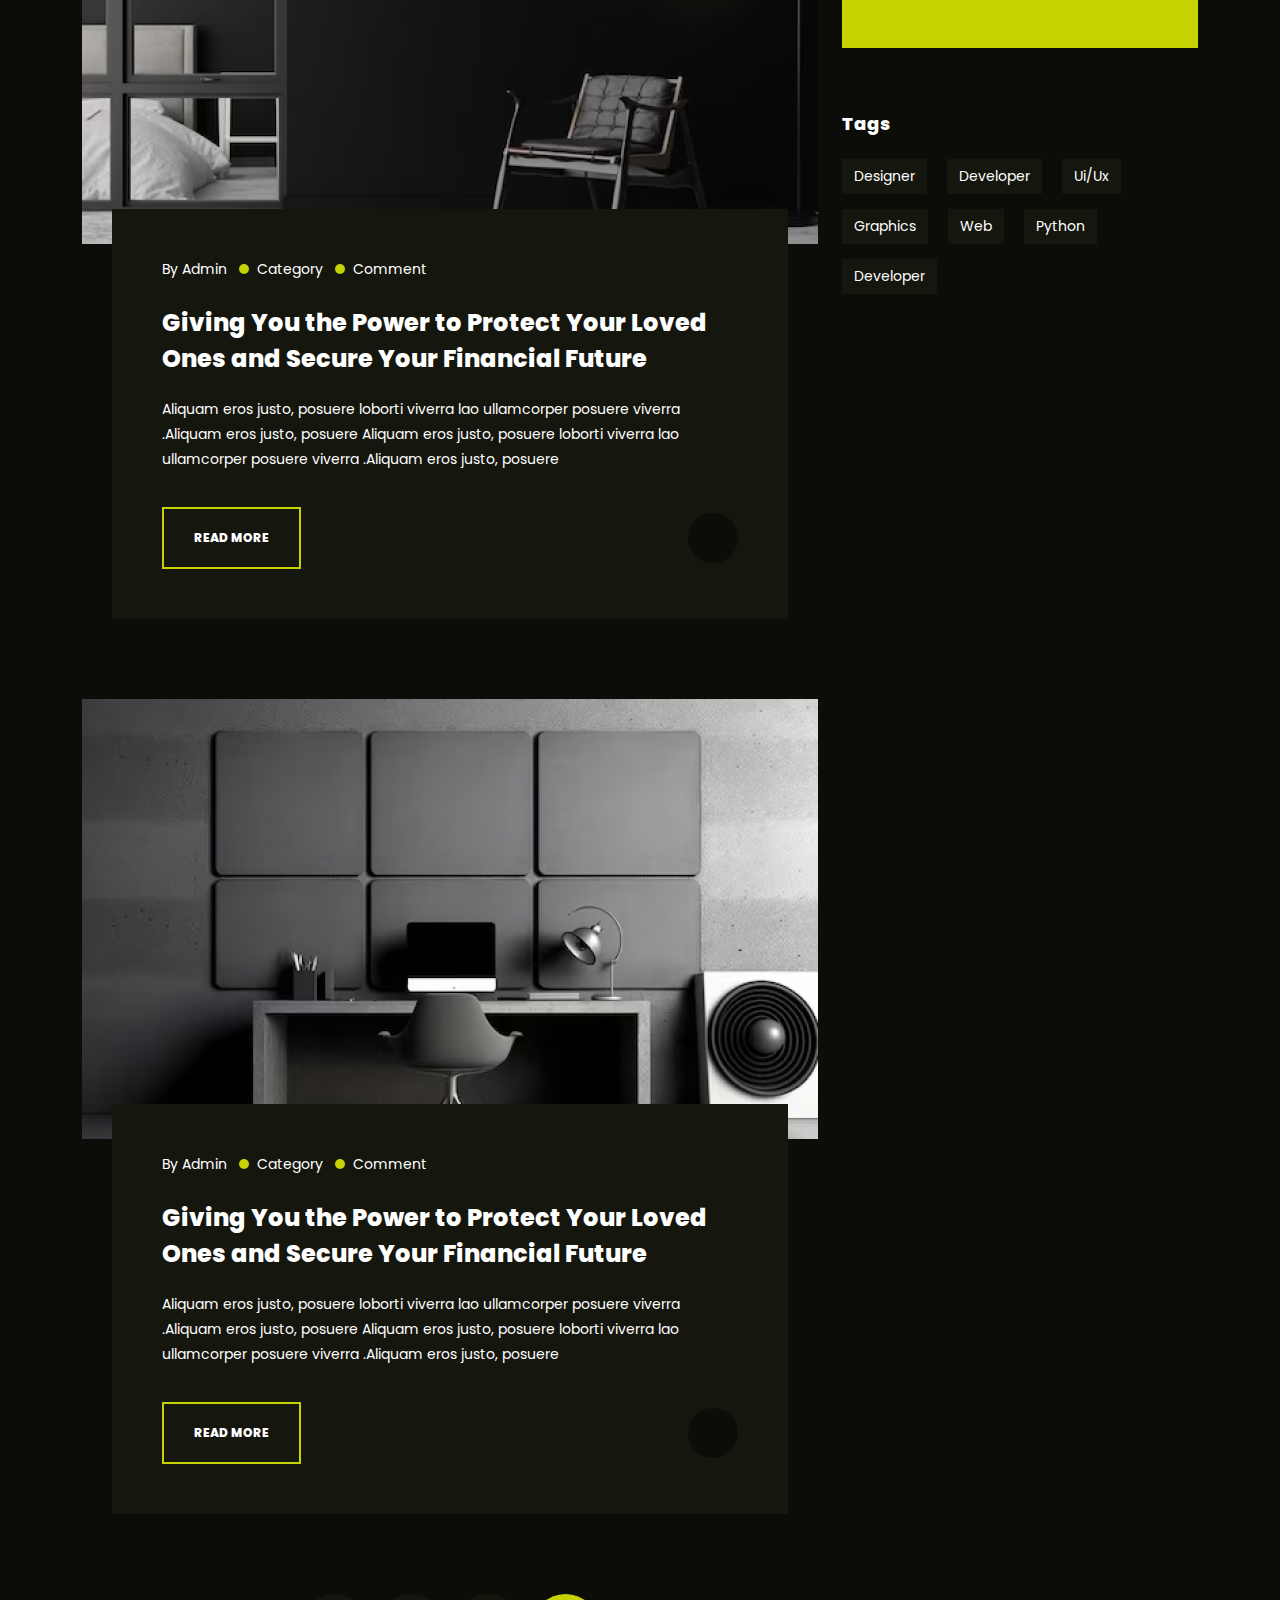
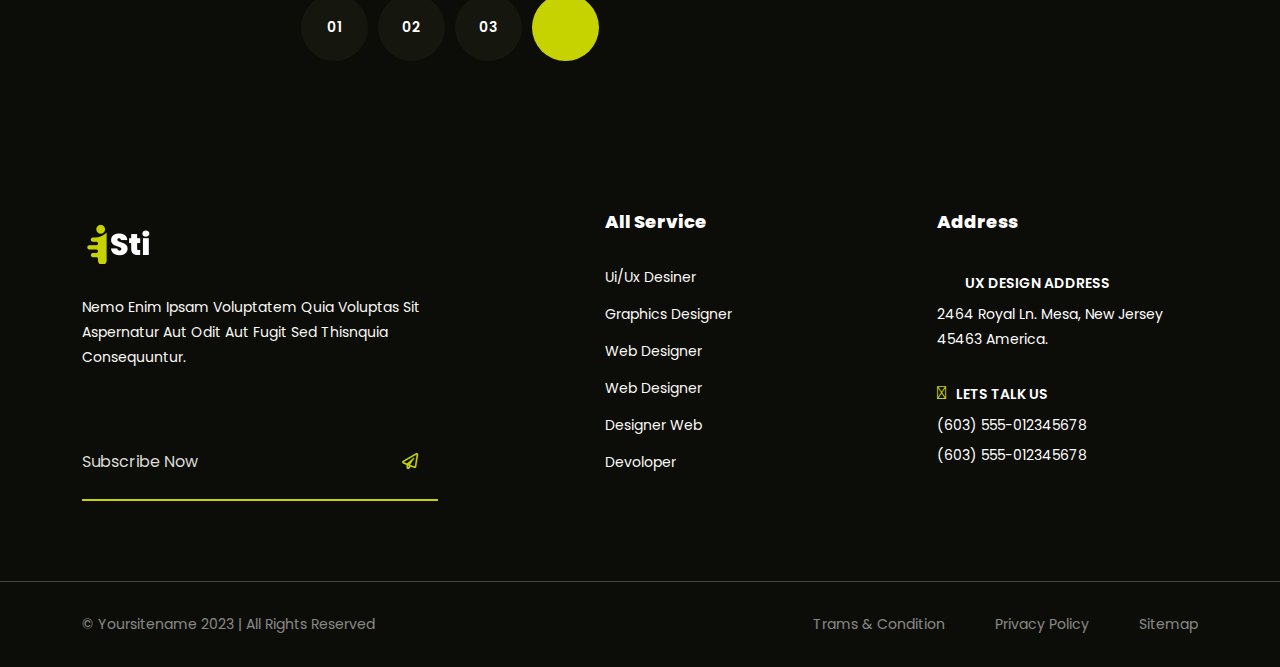
<file: blog.html>
<!DOCTYPE html>
<html lang="en">

<head>
    <meta charset="UTF-8">
    <meta name="viewport"
        content="width=device-width, initial-scale=1.0, maximum-scale=1.0, minimum-scale=1.0, user-scalable=no, target-densityDpi=device-dpi" />
    <title>Isti - Creative Portfolio HTML Theme</title>
    <link rel="icon" type="image/png" href="images/favicon.png">
    <link rel="stylesheet" href="css/all.min.css">
    <link rel="stylesheet" href="css/bootstrap.min.css">
    <link rel="stylesheet" href="css/spacing.css">
    <link rel="stylesheet" href="css/slick.css">
    <link rel="stylesheet" href="css/venobox.min.css">
    <link rel="stylesheet" href="css/animated_barfiller.css">
    <link rel="stylesheet" href="css/scroll_button.css">

    <link rel="stylesheet" href="css/style.css">
    <link rel="stylesheet" href="css/responsive.css">
</head>

<body>

    <!--============================
        MAIN MANU START
    ==============================-->
    <nav class="navbar navbar-expand-lg tf__main_menu pl_50 pr_60">
        <div class="container-fluid">
            <a class="navbar-brand" href="index.html"><img src="images/logo_1.png" alt="logo"
                    class="img-fluid w-100"></a>
            <button class="navbar-toggler" type="button" data-bs-toggle="collapse"
                data-bs-target="#navbarSupportedContent" aria-controls="navbarSupportedContent" aria-expanded="false"
                aria-label="Toggle navigation">
                <i class="far fa-stream menu_icon_bar"></i>
                <i class="far fa-times close_icon_close"></i>
            </button>
            <div class="collapse navbar-collapse" id="navbarSupportedContent">
                <ul class="navbar-nav ms-auto">
                    <li class="nav-item">
                        <a class="nav-link active" href="index.html">Home <i class="far fa-angle-down"></i></a>
                        <ul class="tf__dropdown">
                            <li><a href="index.html">home page 1</a></li>
                            <li><a href="index_2.html">home page 2</a></li>
                        </ul>
                    </li>
                    <li class="nav-item">
                        <a class="nav-link" href="#">About Us</a>
                    </li>
                    <li class="nav-item">
                        <a class="nav-link" href="#">Services</a>
                    </li>
                    <li class="nav-item">
                        <a class="nav-link" href="#">Projects</a>
                    </li>
                    <li class="nav-item">
                        <a class="nav-link" href="blog.html">Blog</a>
                    </li>
                    <li class="nav-item">
                        <a class="nav-link" href="#">Pages<i class="far fa-angle-down"></i></a>
                        <ul class="tf__dropdown">
                            <li><a href="blog_details.html">blog details</a></li>
                            <li><a href="#">pages 2</a></li>
                            <li><a href="#">pages 3</a></li>
                            <li><a href="#">pages 4</a></li>
                        </ul>
                    </li>
                    <li class="nav-item">
                        <a class="nav-link" href="contact.html">Contact </a>
                    </li>
                    <li class="nav-item">
                        <a href="#" class="tf__manubar" data-bs-toggle="offcanvas" data-bs-target="#offcanvasRight"
                            aria-controls="offcanvasRight"><i class="far fa-stream"></i></a>
                    </li>
                </ul>
            </div>
        </div>
    </nav>

    <div class="offcanvas offcanvas-end" tabindex="-1" id="offcanvasRight">
        <div class="offcanvas-header">
            <button type="button" class="btn-close" data-bs-dismiss="offcanvas" aria-label="Close"><i
                    class="far fa-times"></i></button>
        </div>
        <div class="offcanvas-body">
            <div class="tf__toggle_search">
                <form>
                    <input type="text" placeholder="Search...">
                    <button type="submit"><i class="fas fa-search"></i></button>
                </form>
            </div>
            <div class="tf__toggle_categories">
                <h3>Categories</h3>
                <ul>
                    <li><a href="#"><span><i class="fas fa-file-alt"></i> NFTs</span> (148)</a></li>
                    <li><a href="#"><span><i class="fas fa-paint-brush"></i> digital art</span> (97)</a></li>
                    <li><a href="#"><span><i class="fas fa-coin"></i> crypto</span> (45)</a></li>
                    <li><a href="#"><span><i class="fas fa-user-robot"></i> technology</span> (728)</a></li>
                </ul>
            </div>
            <div class="tf__toggle_company">
                <h3>Company</h3>
                <p>Help Center</p>
                <p>Platform status</p>
            </div>
            <div class="tf__toggle_link">
                <h3>Join the commubity</h3>
                <ul>
                    <li><a href="#"><i class="fab fa-facebook-f"></i></a></li>
                    <li><a href="#"><i class="fab fa-linkedin-in"></i></a></li>
                    <li><a href="#"><i class="fab fa-twitter"></i></a></li>
                    <li><a href="#"><i class="fab fa-pinterest-p"></i></a></li>
                    <li><a href="#"><i class="fab fa-behance"></i></a></li>
                </ul>
            </div>
        </div>
    </div>
    <!--============================
        MAIN MANU END
    ==============================-->


    <!--============================
        BREADCRUMBS START
    ==============================-->
    <section class="tf__breadcrumbs pt_165 pb_165" style="background: url(images/bredcrumbs_bg.jpg);">
        <div class="container">
            <div class="row">
                <div class="tf__breadcrumbs_text d-flex flex-wrap justify-content-between">
                    <h5>Blog Classic</h5>
                    <ul>
                        <li><a href="#">Home</a></li>
                        <li>Blog Classic</li>
                    </ul>
                </div>
            </div>
        </div>
    </section>
    <!--============================
        BREADCRUMBS END
    ==============================-->


    <!--============================
        BLOG CLASIC START
    ==============================-->
    <section class="tf__blog_clasic pt_115 pb_150">
        <div class="container">
            <div class="row">
                <div class="col-lg-8">
                    <div class="tf__blog_clasic_left">
                        <div class="tf__single_blog_clasic">
                            <div class="tf__blog_clasic_img">
                                <img src="images/blog_4.jpg" alt="blog img" class=" img-fluid w-100">
                            </div>
                            <div class="tf__blog_clasic_text">
                                <ul class="d-flex flex-wrap">
                                    <li>By Admin</li>
                                    <li>Category</li>
                                    <li>Comment</li>
                                </ul>

                                <a class="blog_title" href="blog_details.html">Giving You the Power to Protect Your
                                    Loved Ones and
                                    Secure Your Financial Future</a>
                                <p>Aliquam eros justo, posuere loborti viverra lao ullamcorper posuere viverra .Aliquam
                                    eros justo, posuere Aliquam eros justo, posuere loborti viverra lao ullamcorper
                                    posuere viverra .Aliquam eros justo, posuere</p>

                                <div class="tf__blog_link d-flex flex-wrap justify-content-between">
                                    <a href="blog_details.html" class="tf__common_btn tf__blog_btn">read more</a>
                                    <a href="#" class="tf__blog_share"><i class="far fa-share-alt"></i></a>
                                </div>

                            </div>
                        </div>
                        <div class="tf__single_blog_clasic">
                            <div class="tf__blog_clasic_img">
                                <img src="images/blog_5.jpg" alt="blog img" class=" img-fluid w-100">
                            </div>
                            <div class="tf__blog_clasic_text">
                                <ul class="d-flex flex-wrap">
                                    <li>By Admin</li>
                                    <li>Category</li>
                                    <li>Comment</li>
                                </ul>

                                <a class="blog_title" href="blog_details.html">Giving You the Power to Protect Your
                                    Loved Ones and
                                    Secure Your Financial Future</a>
                                <p>Aliquam eros justo, posuere loborti viverra lao ullamcorper posuere viverra .Aliquam
                                    eros justo, posuere Aliquam eros justo, posuere loborti viverra lao ullamcorper
                                    posuere viverra .Aliquam eros justo, posuere</p>

                                <div class="tf__blog_link d-flex flex-wrap justify-content-between">
                                    <a href="blog_details.html" class="tf__common_btn tf__blog_btn">read more</a>
                                    <a href="#" class="tf__blog_share"><i class="far fa-share-alt"></i></a>
                                </div>

                            </div>
                        </div>
                        <div class="tf__single_blog_clasic">
                            <div class="tf__blog_clasic_img">
                                <img src="images/blog_6.jpg" alt="blog img" class=" img-fluid w-100">
                            </div>
                            <div class="tf__blog_clasic_text">
                                <ul class="d-flex flex-wrap">
                                    <li>By Admin</li>
                                    <li>Category</li>
                                    <li>Comment</li>
                                </ul>

                                <a class="blog_title" href="blog_details.html">Giving You the Power to Protect Your
                                    Loved Ones and
                                    Secure Your Financial Future</a>
                                <p>Aliquam eros justo, posuere loborti viverra lao ullamcorper posuere viverra .Aliquam
                                    eros justo, posuere Aliquam eros justo, posuere loborti viverra lao ullamcorper
                                    posuere viverra .Aliquam eros justo, posuere</p>

                                <div class="tf__blog_link d-flex flex-wrap justify-content-between">
                                    <a href="blog_details.html" class="tf__common_btn tf__blog_btn">read more</a>
                                    <a href="#" class="tf__blog_share"><i class="far fa-share-alt"></i></a>
                                </div>

                            </div>
                        </div>
                    </div>
                    <div id="tf__pagination">
                        <nav aria-label="...">
                            <ul class="pagination justify-content-center">
                                <li class="page-item"><a class="page-link" href="#">01</a></li>
                                <li class="page-item"><a class="page-link" href="#">02</a></li>
                                <li class="page-item"><a class="page-link" href="#">03</a></li>
                                <li class="page-item"><a class="page-link active" href="#"><i
                                            class="far fa-arrow-right"></i></a></li>
                            </ul>
                        </nav>
                    </div>
                </div>
                <div class="col-lg-4">
                    <div class="tf__blog_clasic_right">
                        <form class="tf__blog_searchbar tf__blog_common_header">
                            <h5>Search</h5>
                            <input type="text">
                            <button class="tf__search_icon"><i class="far fa-search" aria-hidden="true"></i></button>
                        </form>
                        <div class=" tf__blog_common_header">
                            <h5>Category</h5>
                            <ul class="tf__blog_categories">
                                <li><a href="#" class="d-flex justify-content-between">web designer<span>02</span></a>
                                </li>
                                <li><a href="#" class="d-flex justify-content-between">Graphics
                                        Designer<span>04</span></a>
                                </li>
                                <li><a href="#" class="d-flex justify-content-between">web developer<span>02</span></a>
                                </li>
                                <li><a href="#" class="d-flex justify-content-between">Ui/Ux designer<span>03</span></a>
                                </li>
                            </ul>
                        </div>
                        <div class="tf__blog_common_header">
                            <h5>Recent post</h5>
                            <div class="tf__recent_post">
                                <p><i class="fas fa-calendar-alt"></i>October 19, 2022</p>
                                <a href="blog_details.html">Protect What Matters Most to You with Insurance</a>
                            </div>
                            <div class="tf__recent_post">
                                <p><i class="fas fa-calendar-alt"></i>October 19, 2022</p>
                                <a href="blog_details.html">Your Safety Net for Life's Unexpected Moments</a>
                            </div>
                            <div class="tf__recent_post">
                                <p><i class="fas fa-calendar-alt"></i>October 19, 2022</p>
                                <a href="blog_details.html">Invest in Your Future with the Right Insurance</a>
                            </div>

                        </div>
                        <div class="tf_blog_contact">
                            <p>Aliquam sto, posuere loborti viverra atti ullamcorper</p>
                            <a href="#" class="tf__common_btn tf_blog_contact_btn">Contact Us</a>
                        </div>
                        <div class="tf__blog_common_header">
                            <h5>Tags</h5>
                            <ul class="tf__blog_tags d-flex flex-wrap">
                                <li><a href="#">designer</a></li>
                                <li><a href="#">Developer</a></li>
                                <li><a href="#">ui/ux</a></li>
                                <li><a href="#">Graphics</a></li>
                                <li><a href="#">web</a></li>
                                <li><a href="#">python</a></li>
                                <li><a href="#">developer</a></li>
                            </ul>
                        </div>
                    </div>
                </div>
            </div>
        </div>
    </section>
    <!--============================
        BLOG CLASIC END
    ==============================-->


    <!--============================
        FOOTER START
    ==============================-->
    <footer class="tf__footer pb_80">
        <div class="container">
            <div class="row justify-content-between">
                <div class="col-xl-4 col-md-12 col-lg-4">
                    <div class="tf__footer_left">
                        <a href="index.html" class="tf__footer_logo">
                            <img src="images/logo_3.png" alt="footer logo" class="img-fluid w-100">
                        </a>
                        <p>Nemo enim ipsam voluptatem quia voluptas sit aspernatur aut odit aut fugit sed thisnquia
                            consequuntur.</p>
                        <form class="tf__footer_subscrib d-flex flex-wrap">
                            <p></p>
                            <input type="text" placeholder="Subscribe Now">
                            <button type="submit"><i class="far fa-paper-plane"></i></button>
                        </form>
                    </div>
                </div>
                <div class="col-xl-2 col-md-6 col-lg-3">
                    <div class="tf__footer_middle">
                        <h4>All Service</h4>
                        <ul>
                            <li><a href="#">Ui/ux Desiner</a></li>
                            <li><a href="#">Graphics Designer</a></li>
                            <li><a href="#">web designer</a></li>
                            <li><a href="#">web designer</a></li>
                            <li><a href="#">designer web</a></li>
                            <li><a href="#">Devoloper</a></li>
                        </ul>
                    </div>
                </div>
                <div class="col-xl-3 col-md-6 col-lg-4">
                    <div class="tf__footer_right">
                        <h4>Address</h4>
                        <div class="tf__footer_right_address">
                            <h5><i class="far fa-map-marker-alt"></i>Ux design Address</h5>
                            <p>2464 Royal Ln. Mesa, New Jersey 45463 America.</p>
                        </div>
                        <div class="tf__footer_right_address">
                            <h5><i class="fal fa-phone-alt"></i>Lets Talk us</h5>
                            <p>(603) 555-012345678</p>
                            <p>(603) 555-012345678</p>
                        </div>
                    </div>
                </div>
            </div>
        </div>
    </footer>
    <!--============================
        FOOTER END
    ==============================-->


    <!--============================
        COPYRIGHT START
    ==============================-->
    <section class="tf__copyright">
        <div class="container">
            <div class="col-xl-12">
                <div class="tf__main_copyright  d-flex flex-wrap justify-content-between">
                    <p>© Yoursitename 2023 | All Rights Reserved</p>
                    <ul class="d-flex flex-wrap">
                        <li><a href="#">Trams & Condition</a></li>
                        <li><a href="#">Privacy Policy</a></li>
                        <li><a href="#">Sitemap</a></li>
                    </ul>
                </div>
            </div>
        </div>
    </section>
    <!--============================
        COPYRIGHT END
    ==============================-->


    <!--================================
        SCROLL BUTTON START
    =================================-->
    <div class="progress-wrap">
        <svg class="progress-circle svg-content" width="100%" height="100%" viewBox="-1 -1 102 102">
            <path d="M50,1 a49,49 0 0,1 0,98 a49,49 0 0,1 0,-98" />
        </svg>
    </div>
    <!--================================
        SCROLL BUTTON END
    =================================-->


    <!--jquery library js-->
    <script src="js/jquery-3.7.0.min.js"></script>
    <!--bootstrap js-->
    <script src="js/bootstrap.bundle.min.js"></script>
    <!--font-awesome js-->
    <script src="js/Font-Awesome.js"></script>
    <!--countup js-->
    <script src="js/jquery.countup.min.js"></script>
    <script src="js/jquery.waypoints.min.js"></script>
    <!--slick-slider js-->
    <script src="js/slick.min.js"></script>
    <!--venobox js-->
    <script src="js/venobox.min.js"></script>
    <!--animated barfiller js-->
    <script src="js/animated_barfiller.js"></script>
    <!--scroll button js-->
    <script src="js/scroll_button.js"></script>

    <!--main js-->
    <script src="js/main.js"></script>
</body>

</html>
</file>
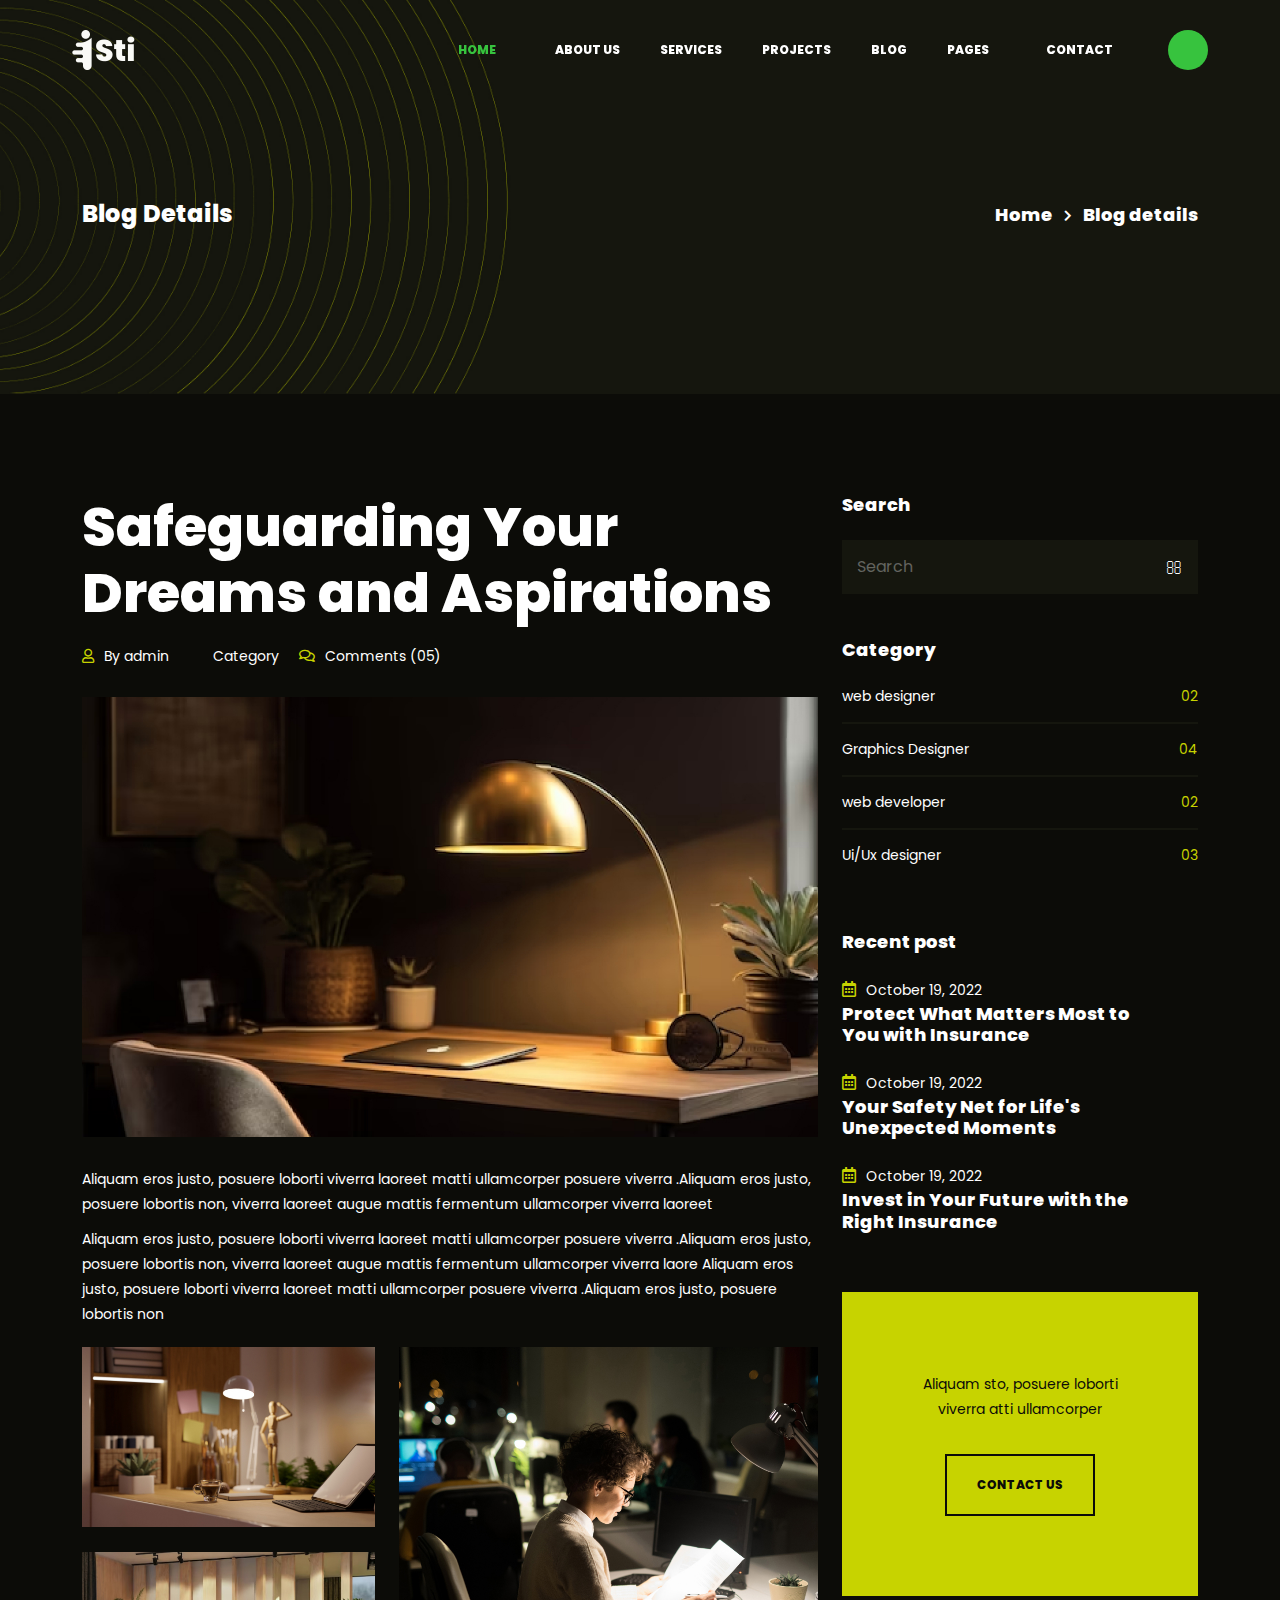
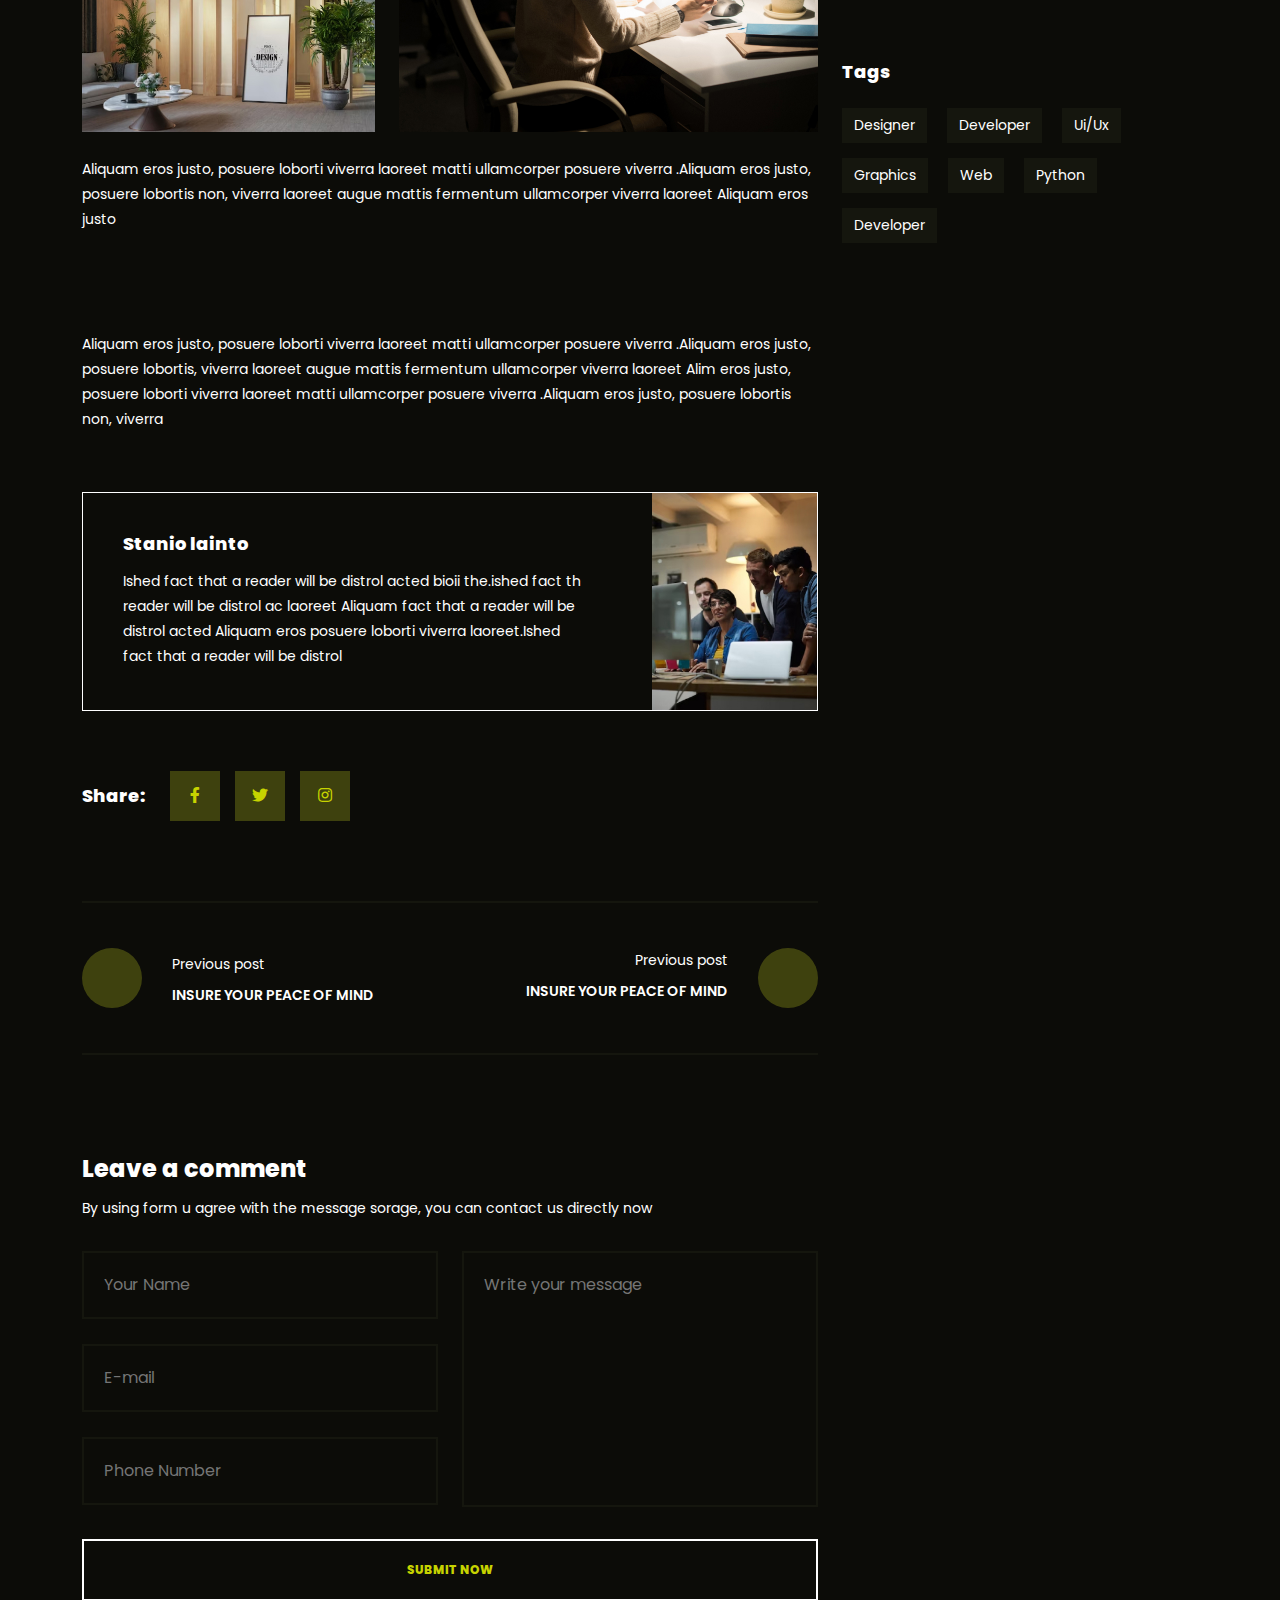
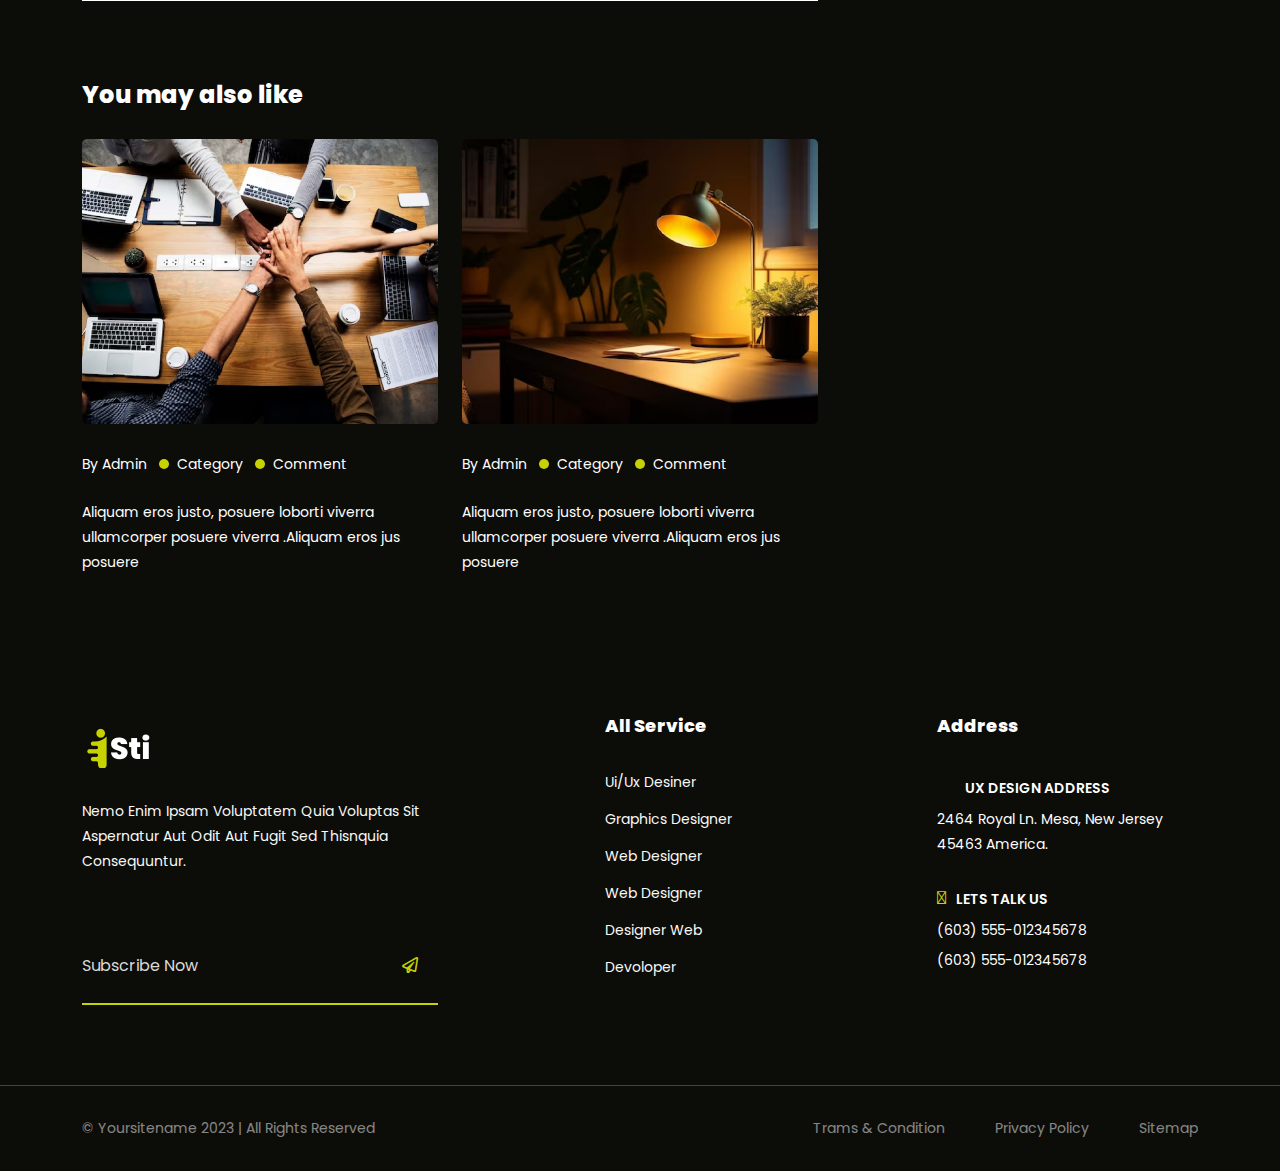
<file: blog_details.html>
<!DOCTYPE html>
<html lang="en">

<head>
    <meta charset="UTF-8">
    <meta name="viewport"
        content="width=device-width, initial-scale=1.0, maximum-scale=1.0, minimum-scale=1.0, user-scalable=no, target-densityDpi=device-dpi" />
    <title>Isti - Creative Portfolio HTML Theme</title>
    <link rel="icon" type="image/png" href="images/favicon.png">
    <link rel="stylesheet" href="css/all.min.css">
    <link rel="stylesheet" href="css/bootstrap.min.css">
    <link rel="stylesheet" href="css/spacing.css">
    <link rel="stylesheet" href="css/slick.css">
    <link rel="stylesheet" href="css/venobox.min.css">
    <link rel="stylesheet" href="css/animated_barfiller.css">
    <link rel="stylesheet" href="css/scroll_button.css">

    <link rel="stylesheet" href="css/style.css">
    <link rel="stylesheet" href="css/responsive.css">
</head>

<body>

    <!--============================
        MAIN MANU START
    ==============================-->
    <nav class="navbar navbar-expand-lg tf__main_menu pl_50 pr_60">
        <div class="container-fluid">
            <a class="navbar-brand" href="index.html"><img src="images/logo_1.png" alt="logo"
                    class="img-fluid w-100"></a>
            <button class="navbar-toggler" type="button" data-bs-toggle="collapse"
                data-bs-target="#navbarSupportedContent" aria-controls="navbarSupportedContent" aria-expanded="false"
                aria-label="Toggle navigation">
                <i class="far fa-stream menu_icon_bar"></i>
                <i class="far fa-times close_icon_close"></i>
            </button>
            <div class="collapse navbar-collapse" id="navbarSupportedContent">
                <ul class="navbar-nav ms-auto">
                    <li class="nav-item">
                        <a class="nav-link active" href="index.html">Home <i class="far fa-angle-down"></i></a>
                        <ul class="tf__dropdown">
                            <li><a href="index.html">home page 1</a></li>
                            <li><a href="index_2.html">home page 2</a></li>
                        </ul>
                    </li>
                    <li class="nav-item">
                        <a class="nav-link" href="#">About Us</a>
                    </li>
                    <li class="nav-item">
                        <a class="nav-link" href="#">Services</a>
                    </li>
                    <li class="nav-item">
                        <a class="nav-link" href="#">Projects</a>
                    </li>
                    <li class="nav-item">
                        <a class="nav-link" href="blog.html">Blog</a>
                    </li>
                    <li class="nav-item">
                        <a class="nav-link" href="#">Pages<i class="far fa-angle-down"></i></a>
                        <ul class="tf__dropdown">
                            <li><a href="blog_details.html">blog details</a></li>
                            <li><a href="#">pages 2</a></li>
                            <li><a href="#">pages 3</a></li>
                            <li><a href="#">pages 4</a></li>
                        </ul>
                    </li>
                    <li class="nav-item">
                        <a class="nav-link" href="contact.html">Contact </a>
                    </li>
                    <li class="nav-item">
                        <a href="#" class="tf__manubar" data-bs-toggle="offcanvas" data-bs-target="#offcanvasRight"
                            aria-controls="offcanvasRight"><i class="far fa-stream"></i></a>
                    </li>
                </ul>
            </div>
        </div>
    </nav>

    <div class="offcanvas offcanvas-end" tabindex="-1" id="offcanvasRight">
        <div class="offcanvas-header">
            <button type="button" class="btn-close" data-bs-dismiss="offcanvas" aria-label="Close"><i
                    class="far fa-times"></i></button>
        </div>
        <div class="offcanvas-body">
            <div class="tf__toggle_search">
                <form>
                    <input type="text" placeholder="Search...">
                    <button type="submit"><i class="fas fa-search"></i></button>
                </form>
            </div>
            <div class="tf__toggle_categories">
                <h3>Categories</h3>
                <ul>
                    <li><a href="#"><span><i class="fas fa-file-alt"></i> NFTs</span> (148)</a></li>
                    <li><a href="#"><span><i class="fas fa-paint-brush"></i> digital art</span> (97)</a></li>
                    <li><a href="#"><span><i class="fas fa-coin"></i> crypto</span> (45)</a></li>
                    <li><a href="#"><span><i class="fas fa-user-robot"></i> technology</span> (728)</a></li>
                </ul>
            </div>
            <div class="tf__toggle_company">
                <h3>Company</h3>
                <p>Help Center</p>
                <p>Platform status</p>
            </div>
            <div class="tf__toggle_link">
                <h3>Join the commubity</h3>
                <ul>
                    <li><a href="#"><i class="fab fa-facebook-f"></i></a></li>
                    <li><a href="#"><i class="fab fa-linkedin-in"></i></a></li>
                    <li><a href="#"><i class="fab fa-twitter"></i></a></li>
                    <li><a href="#"><i class="fab fa-pinterest-p"></i></a></li>
                    <li><a href="#"><i class="fab fa-behance"></i></a></li>
                </ul>
            </div>
        </div>
    </div>
    <!--============================
        MAIN MANU END
    ==============================-->



    <!--============================
        BREADCRUMBS START
    ==============================-->
    <section class="tf__breadcrumbs pt_165 pb_165" style="background: url(images/bredcrumbs_bg.jpg);">
        <div class="container">
            <div class="row">
                <div class="tf__breadcrumbs_text d-flex flex-wrap justify-content-between">
                    <h5>Blog details</h5>
                    <ul>
                        <li><a href="#">Home</a></li>
                        <li>Blog details</li>
                    </ul>
                </div>
            </div>
        </div>
    </section>
    <!--============================
        BREADCRUMBS END
    ==============================-->



    <!--============================
        BLOG DETAILS START
    ==============================-->
    <section class="tf__blog_details pt_100 pb_130">
        <div class="container">
            <div class="row">
                <div class="col-lg-8">
                    <div class="tf__blog_details_left">
                        <h2>Safeguarding Your Dreams and Aspirations</h2>
                        <ul class="tf__reach_details d-flex flex-wrap">
                            <li><i class="far fa-user"></i>By admin</li>
                            <li><i class="far fa-sd-card"></i>Category</li>
                            <li><i class="far fa-comments"></i>Comments (05)</li>
                        </ul>
                        <div class="tf__blog_details_img1">
                            <img src="images/blog_details_1.jpg" alt="blog details" class="img-fluid w-100">
                        </div>
                        <p>Aliquam eros justo, posuere loborti viverra laoreet matti ullamcorper posuere viverra
                            .Aliquam eros justo, posuere lobortis non, viverra laoreet augue mattis fermentum
                            ullamcorper viverra laoreet </p>
                        <p>Aliquam eros justo, posuere loborti viverra laoreet matti ullamcorper posuere viverra
                            .Aliquam eros justo, posuere lobortis non, viverra laoreet augue mattis fermentum
                            ullamcorper viverra laore Aliquam eros justo, posuere loborti viverra laoreet matti
                            ullamcorper posuere viverra .Aliquam eros justo, posuere lobortis non</p>
                        <div class="row">
                            <div class="col-xl-5">
                                <div class="tf__blog_details_img2 mt_10">
                                    <img src="images/blog_details_2.jpg" alt="blog details" class="img-fluid w-100">
                                </div>
                                <div class="tf__blog_details_img2">
                                    <img src="images/blog_details_3.jpg" alt="blog details" class="img-fluid w-100">
                                </div>
                            </div>
                            <div class="col-xl-7">
                                <div class="tf__blog_details_img3 mt_10">
                                    <img src="images/blog_details_4.jpg" alt="blog details" class="img-fluid w-100">
                                </div>
                            </div>
                        </div>
                        <p>Aliquam eros justo, posuere loborti viverra laoreet matti ullamcorper posuere viverra
                            .Aliquam eros justo, posuere lobortis non, viverra laoreet augue mattis fermentum
                            ullamcorper viverra laoreet Aliquam eros justo</p>
                        <p class=" mt_100">Aliquam eros justo, posuere loborti viverra laoreet matti ullamcorper posuere
                            viverra .Aliquam eros justo, posuere lobortis, viverra laoreet augue mattis fermentum
                            ullamcorper viverra laoreet Alim eros justo, posuere loborti viverra laoreet matti
                            ullamcorper posuere viverra .Aliquam eros justo, posuere lobortis non, viverra</p>
                        <div class="tf__clint_feedback mt_60">
                            <div class="row">
                                <div class="col-xl-9">
                                    <div class="tf__clint_feedback_text">
                                        <h6>Stanio lainto</h6>
                                        <p>Ished fact that a reader will be distrol acted bioii the.ished fact th reader
                                            will be distrol ac laoreet Aliquam fact that a reader will be distrol acted
                                            Aliquam eros posuere loborti viverra laoreet.Ished fact that a reader will
                                            be distrol</p>
                                    </div>
                                </div>
                                <div class="col-xl-3">
                                    <div class="tf__clint_feedback_img">
                                        <img src="images/blog_details_5.jpg" alt="blog details" class="img-fluid w-100">
                                    </div>
                                </div>
                            </div>
                        </div>
                        <ul class="tf__blog_details_shaer d-flex flex-wrap align-items-center mt_60 mb_80">
                            <li><span>Share:</span></li>
                            <li><a href="#"><i class="fab fa-facebook-f"></i></a></li>
                            <li><a href="#"><i class="fab fa-twitter"></i></a></li>
                            <li><a href="#"><i class="fab fa-instagram"></i></a></li>
                        </ul>
                        <div class="tf__blog_details_post">
                            <div class="row">
                                <div class="col-xl-6 col-md-6">
                                    <div class="tf__privious_post d-flex flex-wrap align-items-center">
                                        <a href="#"><i class="far fa-arrow-left"></i></a>
                                        <div class="tf__privious_post_text">
                                            <p>Previous post</p>
                                            <h5>Insure your peace of mind</h5>
                                        </div>
                                    </div>
                                </div>
                                <div class="col-xl-6 col-md-6">
                                    <div class="tf__next_post d-flex flex-wrap justify-content-end">
                                        <div class="tf__next_post_text">
                                            <p>Previous post</p>
                                            <h5>Insure your peace of mind</h5>
                                        </div>
                                        <a href="#"><i class="far fa-arrow-right"></i></a>
                                    </div>
                                </div>
                            </div>
                        </div>
                        <form class="tf__blog_details_form">
                            <h4>Leave a comment</h4>
                            <p>By using form u agree with the message sorage, you can contact us directly now</p>
                            <div class="row">
                                <div class="col-xl-6 col-lg-6">
                                    <input type="text" placeholder="Your Name">
                                    <input type="text" placeholder="E-mail">
                                    <input type="text" placeholder="Phone Number">
                                </div>
                                <div class="col-xl-6 col-lg-6">
                                    <textarea rows="8" placeholder="Write your message"></textarea>
                                </div>
                                <div class="col-xl-12">
                                    <button class="tf__common_btn tf__blog_details_form_btn">Submit Now</button>
                                </div>
                            </div>
                        </form>
                        <div class="tf__another_blog">
                            <h4>You may also like</h4>
                            <div class="row">
                                <div class="col-xl-6">
                                    <div class="tf__another_single_blog">
                                        <a href="#" class="tf__another_single_blog_img">
                                            <img src="images/blog_details_6.jpg" alt="blog details"
                                                class=" img-fluid w-100">
                                        </a>
                                        <div class="tf__another_single_blog_text">
                                            <ul class="d-flex flex-wrap">
                                                <li>By Admin</li>
                                                <li>Category</li>
                                                <li>Comment</li>
                                            </ul>
                                            <p>Aliquam eros justo, posuere loborti viverra ullamcorper posuere viverra
                                                .Aliquam eros jus posuere</p>
                                        </div>
                                    </div>
                                </div>
                                <div class="col-xl-6">
                                    <div class="tf__another_single_blog">
                                        <a href="#" class="tf__another_single_blog_img">
                                            <img src="images/blog_details_7.jpg" alt="blog details"
                                                class=" img-fluid w-100">
                                        </a>
                                        <div class="tf__another_single_blog_text">
                                            <ul class="d-flex flex-wrap">
                                                <li>By Admin</li>
                                                <li>Category</li>
                                                <li>Comment</li>
                                            </ul>
                                            <p>Aliquam eros justo, posuere loborti viverra ullamcorper posuere viverra
                                                .Aliquam eros jus posuere</p>
                                        </div>
                                    </div>
                                </div>
                            </div>
                        </div>
                    </div>
                </div>
                <div class="col-lg-4">
                    <div class="tf__blog_clasic_right">
                        <form class="tf__blog_searchbar tf__blog_common_header">
                            <h5>Search</h5>
                            <input type="text" placeholder="Search">
                            <button class="tf__search_icon"><i class="far fa-search" aria-hidden="true"></i></button>
                        </form>
                        <div class=" tf__blog_common_header">
                            <h5>Category</h5>
                            <ul class="tf__blog_categories">
                                <li><a href="#" class="d-flex justify-content-between">web
                                        designer<span>02</span></a>
                                </li>
                                <li><a href="#" class="d-flex justify-content-between">Graphics
                                        Designer<span>04</span></a>
                                </li>
                                <li><a href="#" class="d-flex justify-content-between">web
                                        developer<span>02</span></a>
                                </li>
                                <li><a href="#" class="d-flex justify-content-between">Ui/Ux
                                        designer<span>03</span></a>
                                </li>
                            </ul>
                        </div>
                        <div class="tf__blog_common_header">
                            <h5>Recent post</h5>
                            <div class="tf__recent_post">
                                <p><i class="fas fa-calendar-alt"></i>October 19, 2022</p>
                                <h5>Protect What Matters Most to You with Insurance</h5>
                            </div>
                            <div class="tf__recent_post">
                                <p><i class="fas fa-calendar-alt"></i>October 19, 2022</p>
                                <h5>Your Safety Net for Life's Unexpected Moments</h5>
                            </div>
                            <div class="tf__recent_post">
                                <p><i class="fas fa-calendar-alt"></i>October 19, 2022</p>
                                <h5>Invest in Your Future with the Right Insurance</h5>
                            </div>

                        </div>
                        <div class="tf_blog_contact">
                            <p>Aliquam sto, posuere loborti viverra atti ullamcorper</p>
                            <a href="#" class="tf__common_btn tf_blog_contact_btn">Contact Us</a>
                        </div>
                        <div class="tf__blog_common_header">
                            <h5>Tags</h5>
                            <ul class="tf__blog_tags d-flex flex-wrap">
                                <li><a href="#">designer</a></li>
                                <li><a href="#">Developer</a></li>
                                <li><a href="#">ui/ux</a></li>
                                <li><a href="#">Graphics</a></li>
                                <li><a href="#">web</a></li>
                                <li><a href="#">python</a></li>
                                <li><a href="#">developer</a></li>
                            </ul>
                        </div>
                    </div>
                </div>
            </div>
        </div>
    </section>
    <!--============================
        BLOG DETAILS END
    ==============================-->


    <!--============================
        FOOTER START
    ==============================-->
    <footer class="tf__footer pb_80">
        <div class="container">
            <div class="row justify-content-between">
                <div class="col-xl-4 col-md-12 col-lg-4">
                    <div class="tf__footer_left">
                        <a href="index.html" class="tf__footer_logo">
                            <img src="images/logo_3.png" alt="footer logo" class="img-fluid w-100">
                        </a>
                        <p>Nemo enim ipsam voluptatem quia voluptas sit aspernatur aut odit aut fugit sed thisnquia
                            consequuntur.</p>
                        <form class="tf__footer_subscrib d-flex flex-wrap">
                            <p></p>
                            <input type="text" placeholder="Subscribe Now">
                            <button type="submit"><i class="far fa-paper-plane"></i></button>
                        </form>
                    </div>
                </div>
                <div class="col-xl-2 col-md-6 col-lg-3">
                    <div class="tf__footer_middle">
                        <h4>All Service</h4>
                        <ul>
                            <li><a href="#">Ui/ux Desiner</a></li>
                            <li><a href="#">Graphics Designer</a></li>
                            <li><a href="#">web designer</a></li>
                            <li><a href="#">web designer</a></li>
                            <li><a href="#">designer web</a></li>
                            <li><a href="#">Devoloper</a></li>
                        </ul>
                    </div>
                </div>
                <div class="col-xl-3 col-md-6 col-lg-4">
                    <div class="tf__footer_right">
                        <h4>Address</h4>
                        <div class="tf__footer_right_address">
                            <h5><i class="far fa-map-marker-alt"></i>Ux design Address</h5>
                            <p>2464 Royal Ln. Mesa, New Jersey 45463 America.</p>
                        </div>
                        <div class="tf__footer_right_address">
                            <h5><i class="fal fa-phone-alt"></i>Lets Talk us</h5>
                            <p>(603) 555-012345678</p>
                            <p>(603) 555-012345678</p>
                        </div>
                    </div>
                </div>
            </div>
        </div>
    </footer>
    <!--============================
        FOOTER END
    ==============================-->


    <!--============================
        COPYRIGHT START
    ==============================-->
    <section class="tf__copyright">
        <div class="container">
            <div class="col-xl-12">
                <div class="tf__main_copyright  d-flex flex-wrap justify-content-between">
                    <p>© Yoursitename 2023 | All Rights Reserved</p>
                    <ul class="d-flex flex-wrap">
                        <li><a href="#">Trams & Condition</a></li>
                        <li><a href="#">Privacy Policy</a></li>
                        <li><a href="#">Sitemap</a></li>
                    </ul>
                </div>
            </div>
        </div>
    </section>
    <!--============================
        COPYRIGHT END
    ==============================-->


    <!--================================
        SCROLL BUTTON START
    =================================-->
    <div class="progress-wrap">
        <svg class="progress-circle svg-content" width="100%" height="100%" viewBox="-1 -1 102 102">
            <path d="M50,1 a49,49 0 0,1 0,98 a49,49 0 0,1 0,-98" />
        </svg>
    </div>
    <!--================================
        SCROLL BUTTON END
    =================================-->


    <!--jquery library js-->
    <script src="js/jquery-3.7.0.min.js"></script>
    <!--bootstrap js-->
    <script src="js/bootstrap.bundle.min.js"></script>
    <!--font-awesome js-->
    <script src="js/Font-Awesome.js"></script>
    <!--countup js-->
    <script src="js/jquery.countup.min.js"></script>
    <script src="js/jquery.waypoints.min.js"></script>
    <!--slick-slider js-->
    <script src="js/slick.min.js"></script>
    <!--venobox js-->
    <script src="js/venobox.min.js"></script>
    <!--animated barfiller js-->
    <script src="js/animated_barfiller.js"></script>
    <!--scroll button js-->
    <script src="js/scroll_button.js"></script>

    <!--main js-->
    <script src="js/main.js"></script>
</body>

</html>
</file>
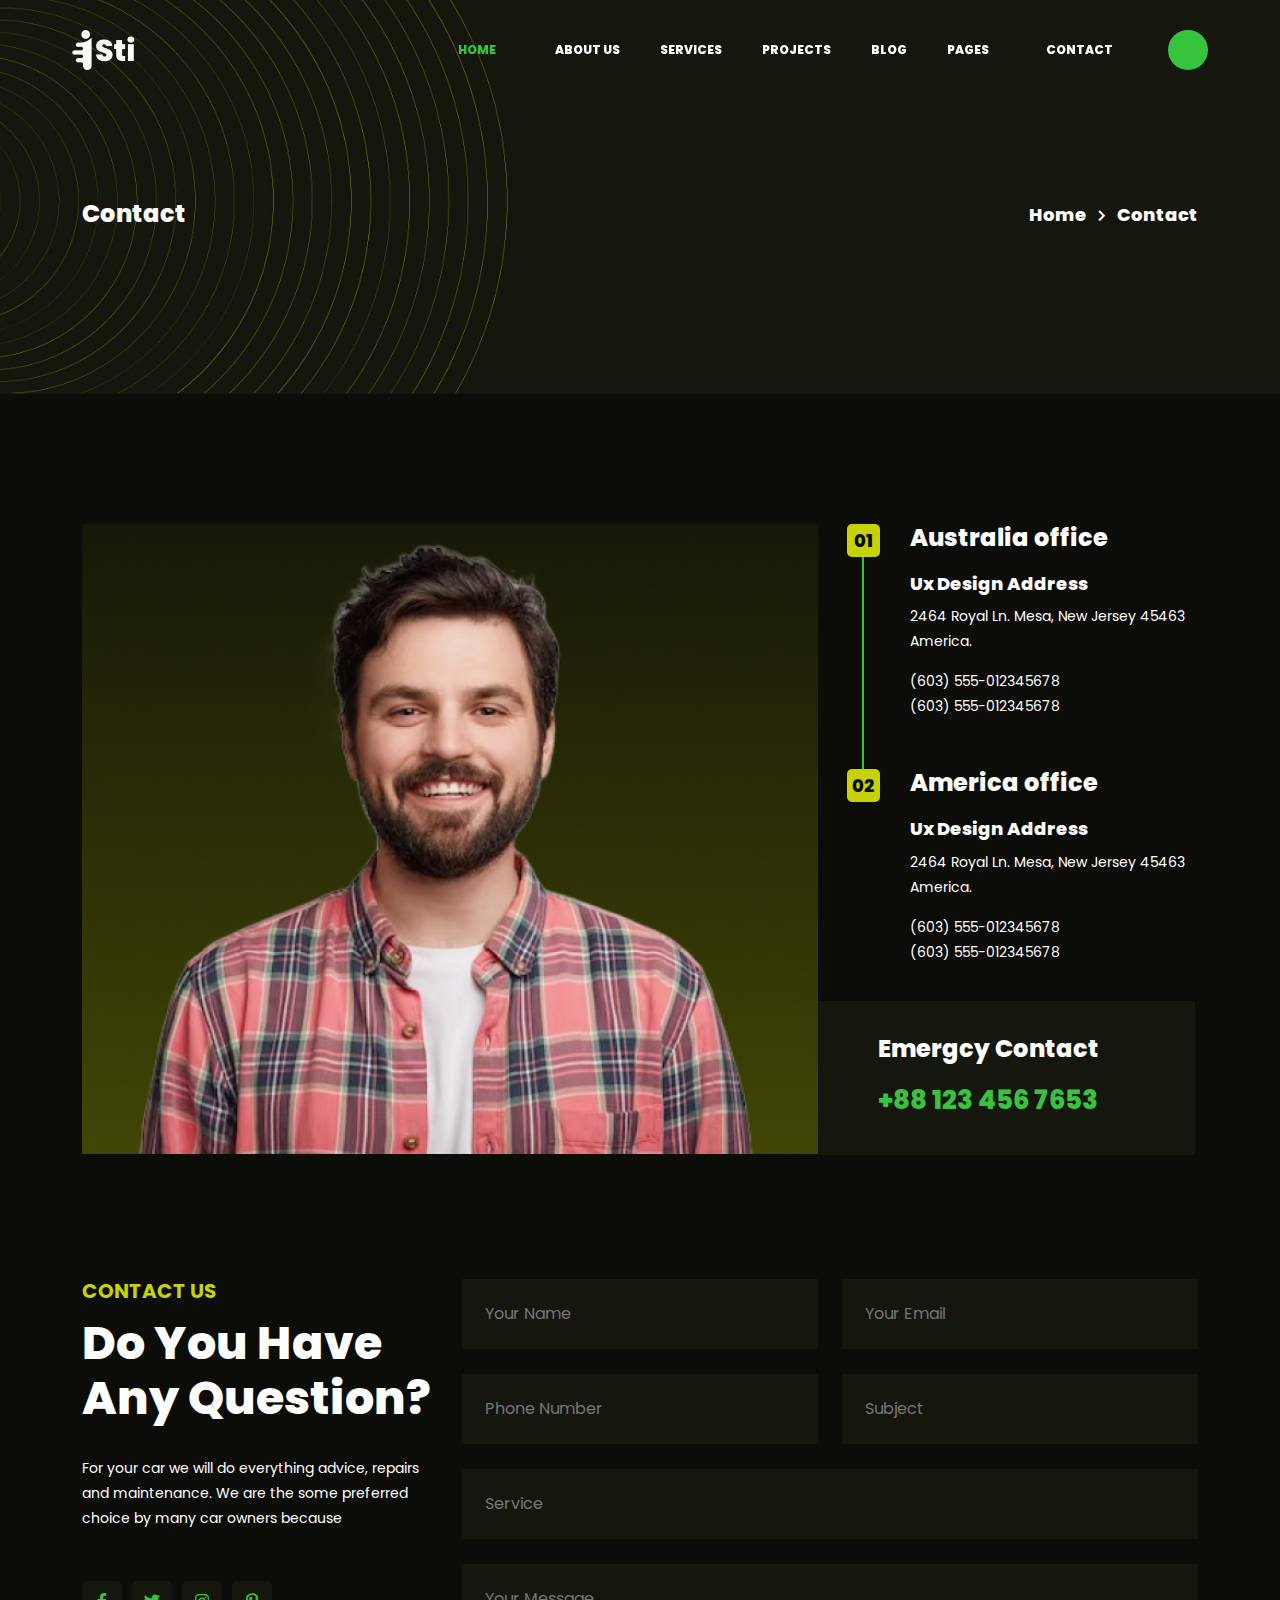
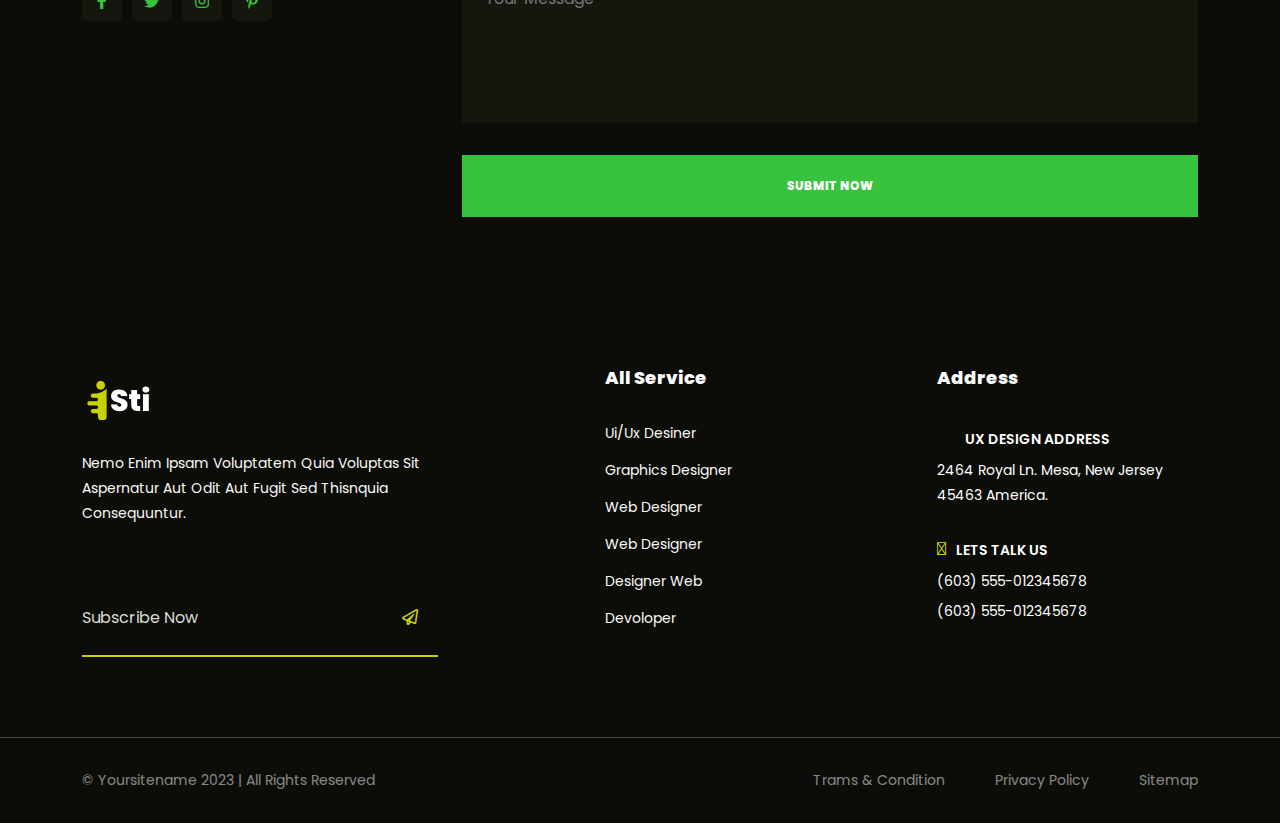
<file: contact.html>
<!DOCTYPE html>
<html lang="en">

<head>
    <meta charset="UTF-8">
    <meta name="viewport"
        content="width=device-width, initial-scale=1.0, maximum-scale=1.0, minimum-scale=1.0, user-scalable=no, target-densityDpi=device-dpi" />
    <title>Isti - Creative Portfolio HTML Theme</title>
    <link rel="icon" type="image/png" href="images/favicon.png">
    <link rel="stylesheet" href="css/all.min.css">
    <link rel="stylesheet" href="css/bootstrap.min.css">
    <link rel="stylesheet" href="css/spacing.css">
    <link rel="stylesheet" href="css/slick.css">
    <link rel="stylesheet" href="css/venobox.min.css">
    <link rel="stylesheet" href="css/animated_barfiller.css">
    <link rel="stylesheet" href="css/scroll_button.css">

    <link rel="stylesheet" href="css/style.css">
    <link rel="stylesheet" href="css/responsive.css">
</head>

<body>

    <!--============================
        MAIN MANU START
    ==============================-->
    <nav class="navbar navbar-expand-lg tf__main_menu pl_50 pr_60">
        <div class="container-fluid">
            <a class="navbar-brand" href="index.html"><img src="images/logo_1.png" alt="logo"
                    class="img-fluid w-100"></a>
            <button class="navbar-toggler" type="button" data-bs-toggle="collapse"
                data-bs-target="#navbarSupportedContent" aria-controls="navbarSupportedContent" aria-expanded="false"
                aria-label="Toggle navigation">
                <i class="far fa-stream menu_icon_bar"></i>
                <i class="far fa-times close_icon_close"></i>
            </button>
            <div class="collapse navbar-collapse" id="navbarSupportedContent">
                <ul class="navbar-nav ms-auto">
                    <li class="nav-item">
                        <a class="nav-link active" href="index.html">Home <i class="far fa-angle-down"></i></a>
                        <ul class="tf__dropdown">
                            <li><a href="index.html">home page 1</a></li>
                            <li><a href="index_2.html">home page 2</a></li>
                        </ul>
                    </li>
                    <li class="nav-item">
                        <a class="nav-link" href="#">About Us</a>
                    </li>
                    <li class="nav-item">
                        <a class="nav-link" href="#">Services</a>
                    </li>
                    <li class="nav-item">
                        <a class="nav-link" href="#">Projects</a>
                    </li>
                    <li class="nav-item">
                        <a class="nav-link" href="blog.html">Blog</a>
                    </li>
                    <li class="nav-item">
                        <a class="nav-link" href="#">Pages<i class="far fa-angle-down"></i></a>
                        <ul class="tf__dropdown">
                            <li><a href="blog_details.html">blog details</a></li>
                            <li><a href="#">pages 2</a></li>
                            <li><a href="#">pages 3</a></li>
                            <li><a href="#">pages 4</a></li>
                        </ul>
                    </li>
                    <li class="nav-item">
                        <a class="nav-link" href="contact.html">Contact </a>
                    </li>
                    <li class="nav-item">
                        <a href="#" class="tf__manubar" data-bs-toggle="offcanvas" data-bs-target="#offcanvasRight"
                            aria-controls="offcanvasRight"><i class="far fa-stream"></i></a>
                    </li>
                </ul>
            </div>
        </div>
    </nav>

    <div class="offcanvas offcanvas-end" tabindex="-1" id="offcanvasRight">
        <div class="offcanvas-header">
            <button type="button" class="btn-close" data-bs-dismiss="offcanvas" aria-label="Close"><i
                    class="far fa-times"></i></button>
        </div>
        <div class="offcanvas-body">
            <div class="tf__toggle_search">
                <form>
                    <input type="text" placeholder="Search...">
                    <button type="submit"><i class="fas fa-search"></i></button>
                </form>
            </div>
            <div class="tf__toggle_categories">
                <h3>Categories</h3>
                <ul>
                    <li><a href="#"><span><i class="fas fa-file-alt"></i> NFTs</span> (148)</a></li>
                    <li><a href="#"><span><i class="fas fa-paint-brush"></i> digital art</span> (97)</a></li>
                    <li><a href="#"><span><i class="fas fa-coin"></i> crypto</span> (45)</a></li>
                    <li><a href="#"><span><i class="fas fa-user-robot"></i> technology</span> (728)</a></li>
                </ul>
            </div>
            <div class="tf__toggle_company">
                <h3>Company</h3>
                <p>Help Center</p>
                <p>Platform status</p>
            </div>
            <div class="tf__toggle_link">
                <h3>Join the commubity</h3>
                <ul>
                    <li><a href="#"><i class="fab fa-facebook-f"></i></a></li>
                    <li><a href="#"><i class="fab fa-linkedin-in"></i></a></li>
                    <li><a href="#"><i class="fab fa-twitter"></i></a></li>
                    <li><a href="#"><i class="fab fa-pinterest-p"></i></a></li>
                    <li><a href="#"><i class="fab fa-behance"></i></a></li>
                </ul>
            </div>
        </div>
    </div>
    <!--============================
        MAIN MANU END
    ==============================-->


    <!--============================
        BREADCRUMBS START
    ==============================-->
    <section class="tf__breadcrumbs pt_165 pb_165" style="background: url(images/bredcrumbs_bg.jpg);">
        <div class="container">
            <div class="row">
                <div class="tf__breadcrumbs_text d-flex flex-wrap justify-content-between">
                    <h5>Contact</h5>
                    <ul>
                        <li><a href="#">Home</a></li>
                        <li>Contact</li>
                    </ul>
                </div>
            </div>
        </div>
    </section>
    <!--============================
        BREADCRUMBS END
    ==============================-->


    <!--============================
        CONTACT START
    ==============================-->
    <section class="tf__main_contact pt_130 pb_150">
        <div class="container">
            <div class="row">
                <div class="col-xl-8 col-lg-7">
                    <div class="tf__contact_img">
                        <img src="images/contact_img.jpg" alt="contact img" class="img-fluid w-100">
                    </div>
                </div>
                <div class="col-xl-4 col-lg-5">
                    <div class="tf__contact_text d-flex flex-wrap">
                        <span class="tf__numbaring">01</span>
                        <div class="tf__contact_text_address">
                            <h3>Australia office</h3>
                            <h5>Ux design Address</h5>
                            <p class="mb_15">2464 Royal Ln. Mesa, New Jersey 45463 America.</p>
                            <p>(603) 555-012345678</p>
                            <p>(603) 555-012345678</p>
                        </div>
                    </div>
                    <div class="tf__contact_text d-flex flex-wrap">
                        <span>02</span>
                        <div class="tf__contact_text_address">
                            <h3>America office</h3>
                            <h5>Ux design Address</h5>
                            <p class="mb_15">2464 Royal Ln. Mesa, New Jersey 45463 America.</p>
                            <p>(603) 555-012345678</p>
                            <p>(603) 555-012345678</p>
                        </div>
                    </div>
                    <div class="tf__emargency_contact">
                        <div class="tf__emargency_contact_bg">
                            <p>Emergcy Contact</p>
                            <span>+88 123 456 7653</span>
                        </div>
                    </div>
                </div>
            </div>
            <div class="tf__main_contact_area mt_125">
                <div class="row">
                    <div class="col-lg-4">
                        <div class=" tf__common_heading tf__contact_heading">
                            <h5>Contact us</h5>
                            <h2>do you have any question? </h2>
                            <p>For your car we will do everything advice, repairs and maintenance. We are the some
                                preferred choice by many car owners because </p>
                            <ul class="d-flex flex-wrap">
                                <li><a href="#"><i class="fab fa-facebook-f" aria-hidden="true"></i></a></li>
                                <li><a href="#"><i class="fab fa-twitter" aria-hidden="true"></i></a></li>
                                <li><a href="#"><i class="fab fa-instagram" aria-hidden="true"></i></a></li>
                                <li><a href="#"><i class="fab fa-pinterest-p"></i></a></li>
                            </ul>
                        </div>
                    </div>
                    <div class="col-lg-8">
                        <form class="tf__main_contact_area_text">
                            <div class="row">
                                <div class="col-xl-6 col-lg-6">
                                    <input type="text" placeholder="Your Name">
                                </div>
                                <div class="col-xl-6 col-lg-6">
                                    <input type="email" placeholder="Your Email">
                                </div>
                                <div class="col-xl-6 col-lg-6">
                                    <input type="text" placeholder="Phone Number">
                                </div>
                                <div class="col-xl-6 col-lg-6">
                                    <input type="text" placeholder="Subject">
                                </div>
                                <div class="col-xl-12">
                                    <input type="text" placeholder="Service">
                                </div>
                                <div class="col-xl-12">
                                    <textarea placeholder="Your Message"></textarea>
                                </div>
                                <div class="col-xl-12">
                                    <button class="tf__common_btn tf__contactarea_btn">Submit Now</button>
                                </div>
                            </div>
                        </form>
                    </div>
                </div>
            </div>
        </div>
    </section>
    <!--============================
        CONTACT END
    ==============================-->


    <!--============================
        FOOTER START
    ==============================-->
    <footer class="tf__footer pb_80">
        <div class="container">
            <div class="row justify-content-between">
                <div class="col-xl-4 col-md-12 col-lg-4">
                    <div class="tf__footer_left">
                        <a href="index.html" class="tf__footer_logo">
                            <img src="images/logo_3.png" alt="footer logo" class="img-fluid w-100">
                        </a>
                        <p>Nemo enim ipsam voluptatem quia voluptas sit aspernatur aut odit aut fugit sed thisnquia
                            consequuntur.</p>
                        <form class="tf__footer_subscrib d-flex flex-wrap">
                            <p></p>
                            <input type="text" placeholder="Subscribe Now">
                            <button type="submit"><i class="far fa-paper-plane"></i></button>
                        </form>
                    </div>
                </div>
                <div class="col-xl-2 col-md-6 col-lg-3">
                    <div class="tf__footer_middle">
                        <h4>All Service</h4>
                        <ul>
                            <li><a href="#">Ui/ux Desiner</a></li>
                            <li><a href="#">Graphics Designer</a></li>
                            <li><a href="#">web designer</a></li>
                            <li><a href="#">web designer</a></li>
                            <li><a href="#">designer web</a></li>
                            <li><a href="#">Devoloper</a></li>
                        </ul>
                    </div>
                </div>
                <div class="col-xl-3 col-md-6 col-lg-4">
                    <div class="tf__footer_right">
                        <h4>Address</h4>
                        <div class="tf__footer_right_address">
                            <h5><i class="far fa-map-marker-alt"></i>Ux design Address</h5>
                            <p>2464 Royal Ln. Mesa, New Jersey 45463 America.</p>
                        </div>
                        <div class="tf__footer_right_address">
                            <h5><i class="fal fa-phone-alt"></i>Lets Talk us</h5>
                            <p>(603) 555-012345678</p>
                            <p>(603) 555-012345678</p>
                        </div>
                    </div>
                </div>
            </div>
        </div>
    </footer>
    <!--============================
        FOOTER END
    ==============================-->


    <!--============================
        COPYRIGHT START
    ==============================-->
    <section class="tf__copyright">
        <div class="container">
            <div class="col-xl-12">
                <div class="tf__main_copyright  d-flex flex-wrap justify-content-between">
                    <p>© Yoursitename 2023 | All Rights Reserved</p>
                    <ul class="d-flex flex-wrap">
                        <li><a href="#">Trams & Condition</a></li>
                        <li><a href="#">Privacy Policy</a></li>
                        <li><a href="#">Sitemap</a></li>
                    </ul>
                </div>
            </div>
        </div>
    </section>
    <!--============================
        COPYRIGHT END
    ==============================-->


    <!--================================
        SCROLL BUTTON START
    =================================-->
    <div class="progress-wrap">
        <svg class="progress-circle svg-content" width="100%" height="100%" viewBox="-1 -1 102 102">
            <path d="M50,1 a49,49 0 0,1 0,98 a49,49 0 0,1 0,-98" />
        </svg>
    </div>
    <!--================================
        SCROLL BUTTON END
    =================================-->


    <!--jquery library js-->
    <script src="js/jquery-3.7.0.min.js"></script>
    <!--bootstrap js-->
    <script src="js/bootstrap.bundle.min.js"></script>
    <!--font-awesome js-->
    <script src="js/Font-Awesome.js"></script>
    <!--countup js-->
    <script src="js/jquery.countup.min.js"></script>
    <script src="js/jquery.waypoints.min.js"></script>
    <!--slick-slider js-->
    <script src="js/slick.min.js"></script>
    <!--venobox js-->
    <script src="js/venobox.min.js"></script>
    <!--animated barfiller js-->
    <script src="js/animated_barfiller.js"></script>
    <!--scroll button js-->
    <script src="js/scroll_button.js"></script>

    <!--main js-->
    <script src="js/main.js"></script>
</body>

</html>
</file>
<file: css/spacing.css>
/**
 * File Type: Custom Spacing (margin and padding) classes
 * Author: Mahamudul Hassan Sazal
 * Author Website: http://www.sazalahmed.com
 * Author Email: sazal.web@gmail.com
 */

/* ------------------------------------------ */
/* Margin All */
/* ------------------------------------------ */
.m_0 {
	margin: 0px !important;
}

.m_5 {
	margin: 5px !important;
}

.m_10 {
	margin: 10px !important;
}

.m_15 {
	margin: 15px !important;
}

.m_20 {
	margin: 20px !important;
}

.m_25 {
	margin: 25px !important;
}

.m_30 {
	margin: 30px !important;
}

.m_35 {
	margin: 35px !important;
}

.m_40 {
	margin: 40px !important;
}

.m_45 {
	margin: 45px !important;
}

.m_50 {
	margin: 50px !important;
}

.m_55 {
	margin: 55px !important;
}

.m_60 {
	margin: 60px !important;
}

.m_65 {
	margin: 65px !important;
}

.m_70 {
	margin: 70px !important;
}

.m_75 {
	margin: 75px !important;
}

.m_80 {
	margin: 80px !important;
}

.m_85 {
	margin: 85px !important;
}

.m_90 {
	margin: 90px !important;
}

.m_95 {
	margin: 95px !important;
}

.m_100 {
	margin: 100px !important;
}

.m_105 {
	margin: 105px !important;
}

.m_110 {
	margin: 110px !important;
}

.m_115 {
	margin: 115px !important;
}

.m_120 {
	margin: 120px !important;
}

.m_125 {
	margin: 125px !important;
}

.m_130 {
	margin: 130px !important;
}

.m_135 {
	margin: 135px !important;
}

.m_140 {
	margin: 140px !important;
}

.m_145 {
	margin: 145px !important;
}

.m_150 {
	margin: 150px !important;
}

.m_155 {
	margin: 155px !important;
}

.m_160 {
	margin: 160px !important;
}

.m_165 {
	margin: 165px !important;
}

.m_170 {
	margin: 170px !important;
}

.m_175 {
	margin: 175px !important;
}

.m_180 {
	margin: 180px !important;
}

.m_185 {
	margin: 185px !important;
}

.m_190 {
	margin: 190px !important;
}

.m_195 {
	margin: 195px !important;
}

.m_200 {
	margin: 200px !important;
}

.m_205 {
	margin: 205px !important;
}

.m_210 {
	margin: 210px !important;
}

.m_215 {
	margin: 215px !important;
}

.m_220 {
	margin: 220px !important;
}

.m_225 {
	margin: 225px !important;
}

.m_230 {
	margin: 230px !important;
}

.m_235 {
	margin: 235px !important;
}

.m_240 {
	margin: 240px !important;
}

.m_245 {
	margin: 245px !important;
}

.m_250 {
	margin: 250px !important;
}



/* ------------------------------------------ */
/* Margin Top */
/* ------------------------------------------ */
.mt_0 {
	margin-top: 0px !important;
}

.mt_5 {
	margin-top: 5px !important;
}

.mt_10 {
	margin-top: 10px !important;
}

.mt_15 {
	margin-top: 15px !important;
}

.mt_20 {
	margin-top: 20px !important;
}

.mt_25 {
	margin-top: 25px !important;
}

.mt_30 {
	margin-top: 30px !important;
}

.mt_35 {
	margin-top: 35px !important;
}

.mt_40 {
	margin-top: 40px !important;
}

.mt_45 {
	margin-top: 45px !important;
}

.mt_50 {
	margin-top: 50px !important;
}

.mt_55 {
	margin-top: 55px !important;
}

.mt_60 {
	margin-top: 60px !important;
}

.mt_65 {
	margin-top: 65px !important;
}

.mt_70 {
	margin-top: 70px !important;
}

.mt_75 {
	margin-top: 75px !important;
}

.mt_80 {
	margin-top: 80px !important;
}

.mt_85 {
	margin-top: 85px !important;
}

.mt_90 {
	margin-top: 90px !important;
}

.mt_95 {
	margin-top: 95px !important;
}

.mt_100 {
	margin-top: 100px !important;
}

.mt_105 {
	margin-top: 105px !important;
}

.mt_110 {
	margin-top: 110px !important;
}

.mt_115 {
	margin-top: 115px !important;
}

.mt_120 {
	margin-top: 120px !important;
}

.mt_125 {
	margin-top: 125px !important;
}

.mt_130 {
	margin-top: 130px !important;
}

.mt_135 {
	margin-top: 135px !important;
}

.mt_140 {
	margin-top: 140px !important;
}

.mt_145 {
	margin-top: 145px !important;
}

.mt_150 {
	margin-top: 150px !important;
}

.mt_155 {
	margin-top: 155px !important;
}

.mt_160 {
	margin-top: 160px !important;
}

.mt_165 {
	margin-top: 165px !important;
}

.mt_170 {
	margin-top: 170px !important;
}

.mt_175 {
	margin-top: 175px !important;
}

.mt_180 {
	margin-top: 180px !important;
}

.mt_185 {
	margin-top: 185px !important;
}

.mt_190 {
	margin-top: 190px !important;
}

.mt_195 {
	margin-top: 195px !important;
}

.mt_200 {
	margin-top: 200px !important;
}

.mt_205 {
	margin-top: 205px !important;
}

.mt_210 {
	margin-top: 210px !important;
}

.mt_215 {
	margin-top: 215px !important;
}

.mt_220 {
	margin-top: 220px !important;
}

.mt_225 {
	margin-top: 225px !important;
}

.mt_230 {
	margin-top: 230px !important;
}

.mt_235 {
	margin-top: 235px !important;
}

.mt_240 {
	margin-top: 240px !important;
}

.mt_245 {
	margin-top: 245px !important;
}

.mt_250 {
	margin-top: 250px !important;
}



/* ------------------------------------------ */
/* Margin Bottom */
/* ------------------------------------------ */
.mb_0 {
	margin-bottom: 0px !important;
}

.mb_5 {
	margin-bottom: 5px !important;
}

.mb_10 {
	margin-bottom: 10px !important;
}

.mb_15 {
	margin-bottom: 15px !important;
}

.mb_20 {
	margin-bottom: 20px !important;
}

.mb_25 {
	margin-bottom: 25px !important;
}

.mb_30 {
	margin-bottom: 30px !important;
}

.mb_35 {
	margin-bottom: 35px !important;
}

.mb_40 {
	margin-bottom: 40px !important;
}

.mb_45 {
	margin-bottom: 45px !important;
}

.mb_50 {
	margin-bottom: 50px !important;
}

.mb_55 {
	margin-bottom: 55px !important;
}

.mb_60 {
	margin-bottom: 60px !important;
}

.mb_65 {
	margin-bottom: 65px !important;
}

.mb_70 {
	margin-bottom: 70px !important;
}

.mb_75 {
	margin-bottom: 75px !important;
}

.mb_80 {
	margin-bottom: 80px !important;
}

.mb_85 {
	margin-bottom: 85px !important;
}

.mb_90 {
	margin-bottom: 90px !important;
}

.mb_95 {
	margin-bottom: 95px !important;
}

.mb_100 {
	margin-bottom: 100px !important;
}

.mb_105 {
	margin-bottom: 105px !important;
}

.mb_110 {
	margin-bottom: 110px !important;
}

.mb_115 {
	margin-bottom: 115px !important;
}

.mb_120 {
	margin-bottom: 120px !important;
}

.mb_125 {
	margin-bottom: 125px !important;
}

.mb_130 {
	margin-bottom: 130px !important;
}

.mb_135 {
	margin-bottom: 135px !important;
}

.mb_140 {
	margin-bottom: 140px !important;
}

.mb_145 {
	margin-bottom: 145px !important;
}

.mb_150 {
	margin-bottom: 150px !important;
}

.mb_155 {
	margin-bottom: 155px !important;
}

.mb_160 {
	margin-bottom: 160px !important;
}

.mb_165 {
	margin-bottom: 165px !important;
}

.mb_170 {
	margin-bottom: 170px !important;
}

.mb_175 {
	margin-bottom: 175px !important;
}

.mb_180 {
	margin-bottom: 180px !important;
}

.mb_185 {
	margin-bottom: 185px !important;
}

.mb_190 {
	margin-bottom: 190px !important;
}

.mb_195 {
	margin-bottom: 195px !important;
}

.mb_200 {
	margin-bottom: 200px !important;
}

.mb_205 {
	margin-bottom: 205px !important;
}

.mb_210 {
	margin-bottom: 210px !important;
}

.mb_215 {
	margin-bottom: 215px !important;
}

.mb_220 {
	margin-bottom: 220px !important;
}

.mb_225 {
	margin-bottom: 225px !important;
}

.mb_230 {
	margin-bottom: 230px !important;
}

.mb_235 {
	margin-bottom: 235px !important;
}

.mb_240 {
	margin-bottom: 240px !important;
}

.mb_245 {
	margin-bottom: 245px !important;
}

.mb_250 {
	margin-bottom: 250px !important;
}



/* ------------------------------------------ */
/* Margin Left */
/* ------------------------------------------ */
.ml_0 {
	margin-left: 0px !important;
}

.ml_5 {
	margin-left: 5px !important;
}

.ml_10 {
	margin-left: 10px !important;
}

.ml_15 {
	margin-left: 15px !important;
}

.ml_20 {
	margin-left: 20px !important;
}

.ml_25 {
	margin-left: 25px !important;
}

.ml_30 {
	margin-left: 30px !important;
}

.ml_35 {
	margin-left: 35px !important;
}

.ml_40 {
	margin-left: 40px !important;
}

.ml_45 {
	margin-left: 45px !important;
}

.ml_50 {
	margin-left: 50px !important;
}

.ml_55 {
	margin-left: 55px !important;
}

.ml_60 {
	margin-left: 60px !important;
}

.ml_65 {
	margin-left: 65px !important;
}

.ml_70 {
	margin-left: 70px !important;
}

.ml_75 {
	margin-left: 75px !important;
}

.ml_80 {
	margin-left: 80px !important;
}

.ml_85 {
	margin-left: 85px !important;
}

.ml_90 {
	margin-left: 90px !important;
}

.ml_95 {
	margin-left: 95px !important;
}

.ml_100 {
	margin-left: 100px !important;
}

.ml_105 {
	margin-left: 105px !important;
}

.ml_110 {
	margin-left: 110px !important;
}

.ml_115 {
	margin-left: 115px !important;
}

.ml_120 {
	margin-left: 120px !important;
}

.ml_125 {
	margin-left: 125px !important;
}

.ml_130 {
	margin-left: 130px !important;
}

.ml_135 {
	margin-left: 135px !important;
}

.ml_140 {
	margin-left: 140px !important;
}

.ml_145 {
	margin-left: 145px !important;
}

.ml_150 {
	margin-left: 150px !important;
}

.ml_155 {
	margin-left: 155px !important;
}

.ml_160 {
	margin-left: 160px !important;
}

.ml_165 {
	margin-left: 165px !important;
}

.ml_170 {
	margin-left: 170px !important;
}

.ml_175 {
	margin-left: 175px !important;
}

.ml_180 {
	margin-left: 180px !important;
}

.ml_185 {
	margin-left: 185px !important;
}

.ml_190 {
	margin-left: 190px !important;
}

.ml_195 {
	margin-left: 195px !important;
}

.ml_200 {
	margin-left: 200px !important;
}

.ml_205 {
	margin-left: 205px !important;
}

.ml_210 {
	margin-left: 210px !important;
}

.ml_215 {
	margin-left: 215px !important;
}

.ml_220 {
	margin-left: 220px !important;
}

.ml_225 {
	margin-left: 225px !important;
}

.ml_230 {
	margin-left: 230px !important;
}

.ml_235 {
	margin-left: 235px !important;
}

.ml_240 {
	margin-left: 240px !important;
}

.ml_245 {
	margin-left: 245px !important;
}

.ml_250 {
	margin-left: 250px !important;
}


/* ------------------------------------------ */
/* Margin Right */
/* ------------------------------------------ */
.mr_0 {
	margin-right: 0px !important;
}

.mr_5 {
	margin-right: 5px !important;
}

.mr_10 {
	margin-right: 10px !important;
}

.mr_15 {
	margin-right: 15px !important;
}

.mr_20 {
	margin-right: 20px !important;
}

.mr_25 {
	margin-right: 25px !important;
}

.mr_30 {
	margin-right: 30px !important;
}

.mr_35 {
	margin-right: 35px !important;
}

.mr_40 {
	margin-right: 40px !important;
}

.mr_45 {
	margin-right: 45px !important;
}

.mr_50 {
	margin-right: 50px !important;
}

.mr_55 {
	margin-right: 55px !important;
}

.mr_60 {
	margin-right: 60px !important;
}

.mr_65 {
	margin-right: 65px !important;
}

.mr_70 {
	margin-right: 70px !important;
}

.mr_75 {
	margin-right: 75px !important;
}

.mr_80 {
	margin-right: 80px !important;
}

.mr_85 {
	margin-right: 85px !important;
}

.mr_90 {
	margin-right: 90px !important;
}

.mr_95 {
	margin-right: 95px !important;
}

.mr_100 {
	margin-right: 100px !important;
}

.mr_105 {
	margin-right: 105px !important;
}

.mr_110 {
	margin-right: 110px !important;
}

.mr_115 {
	margin-right: 115px !important;
}

.mr_120 {
	margin-right: 120px !important;
}

.mr_125 {
	margin-right: 125px !important;
}

.mr_130 {
	margin-right: 130px !important;
}

.mr_135 {
	margin-right: 135px !important;
}

.mr_140 {
	margin-right: 140px !important;
}

.mr_145 {
	margin-right: 145px !important;
}

.mr_150 {
	margin-right: 150px !important;
}

.mr_155 {
	margin-right: 155px !important;
}

.mr_160 {
	margin-right: 160px !important;
}

.mr_165 {
	margin-right: 165px !important;
}

.mr_170 {
	margin-right: 170px !important;
}

.mr_175 {
	margin-right: 175px !important;
}

.mr_180 {
	margin-right: 180px !important;
}

.mr_185 {
	margin-right: 185px !important;
}

.mr_190 {
	margin-right: 190px !important;
}

.mr_195 {
	margin-right: 195px !important;
}

.mr_200 {
	margin-right: 200px !important;
}

.mr_205 {
	margin-right: 205px !important;
}

.mr_210 {
	margin-right: 210px !important;
}

.mr_215 {
	margin-right: 215px !important;
}

.mr_220 {
	margin-right: 220px !important;
}

.mr_225 {
	margin-right: 225px !important;
}

.mr_230 {
	margin-right: 230px !important;
}

.mr_235 {
	margin-right: 235px !important;
}

.mr_240 {
	margin-right: 240px !important;
}

.mr_245 {
	margin-right: 245px !important;
}

.mr_250 {
	margin-right: 250px !important;
}





/* ------------------------------------------ */
/* Padding All */
/* ------------------------------------------ */
.p_0 {
	padding: 0px !important;
}

.p_5 {
	padding: 5px !important;
}

.p_10 {
	padding: 10px !important;
}

.p_15 {
	padding: 15px !important;
}

.p_20 {
	padding: 20px !important;
}

.p_25 {
	padding: 25px !important;
}

.p_30 {
	padding: 30px !important;
}

.p_35 {
	padding: 35px !important;
}

.p_40 {
	padding: 40px !important;
}

.p_45 {
	padding: 45px !important;
}

.p_50 {
	padding: 50px !important;
}

.p_55 {
	padding: 55px !important;
}

.p_60 {
	padding: 60px !important;
}

.p_65 {
	padding: 65px !important;
}

.p_70 {
	padding: 70px !important;
}

.p_75 {
	padding: 75px !important;
}

.p_80 {
	padding: 80px !important;
}

.p_85 {
	padding: 85px !important;
}

.p_90 {
	padding: 90px !important;
}

.p_95 {
	padding: 95px !important;
}

.p_100 {
	padding: 100px !important;
}

.p_105 {
	padding: 105px !important;
}

.p_110 {
	padding: 110px !important;
}

.p_115 {
	padding: 115px !important;
}

.p_120 {
	padding: 120px !important;
}

.p_125 {
	padding: 125px !important;
}

.p_130 {
	padding: 130px !important;
}

.p_135 {
	padding: 135px !important;
}

.p_140 {
	padding: 140px !important;
}

.p_145 {
	padding: 145px !important;
}

.p_150 {
	padding: 150px !important;
}

.p_155 {
	padding: 155px !important;
}

.p_160 {
	padding: 160px !important;
}

.p_165 {
	padding: 165px !important;
}

.p_170 {
	padding: 170px !important;
}

.p_175 {
	padding: 175px !important;
}

.p_180 {
	padding: 180px !important;
}

.p_185 {
	padding: 185px !important;
}

.p_190 {
	padding: 190px !important;
}

.p_195 {
	padding: 195px !important;
}

.p_200 {
	padding: 200px !important;
}

.p_205 {
	padding: 205px !important;
}

.p_210 {
	padding: 210px !important;
}

.p_215 {
	padding: 215px !important;
}

.p_220 {
	padding: 220px !important;
}

.p_225 {
	padding: 225px !important;
}

.p_230 {
	padding: 230px !important;
}

.p_235 {
	padding: 235px !important;
}

.p_240 {
	padding: 240px !important;
}

.p_245 {
	padding: 245px !important;
}

.p_250 {
	padding: 250px !important;
}



/* ------------------------------------------ */
/* Padding Top */
/* ------------------------------------------ */
.pt_0 {
	padding-top: 0px !important;
}

.pt_5 {
	padding-top: 5px !important;
}

.pt_10 {
	padding-top: 10px !important;
}

.pt_15 {
	padding-top: 15px !important;
}

.pt_20 {
	padding-top: 20px !important;
}

.pt_25 {
	padding-top: 25px !important;
}

.pt_30 {
	padding-top: 30px !important;
}

.pt_35 {
	padding-top: 35px !important;
}

.pt_40 {
	padding-top: 40px !important;
}

.pt_45 {
	padding-top: 45px !important;
}

.pt_50 {
	padding-top: 50px !important;
}

.pt_55 {
	padding-top: 55px !important;
}

.pt_60 {
	padding-top: 60px !important;
}

.pt_65 {
	padding-top: 65px !important;
}

.pt_70 {
	padding-top: 70px !important;
}

.pt_75 {
	padding-top: 75px !important;
}

.pt_80 {
	padding-top: 80px !important;
}

.pt_85 {
	padding-top: 85px !important;
}

.pt_90 {
	padding-top: 90px !important;
}

.pt_95 {
	padding-top: 95px !important;
}

.pt_100 {
	padding-top: 100px !important;
}

.pt_105 {
	padding-top: 105px !important;
}

.pt_110 {
	padding-top: 110px !important;
}

.pt_115 {
	padding-top: 115px !important;
}

.pt_120 {
	padding-top: 120px !important;
}

.pt_125 {
	padding-top: 125px !important;
}

.pt_130 {
	padding-top: 130px !important;
}

.pt_135 {
	padding-top: 135px !important;
}

.pt_140 {
	padding-top: 140px !important;
}

.pt_145 {
	padding-top: 145px !important;
}

.pt_150 {
	padding-top: 150px !important;
}

.pt_155 {
	padding-top: 155px !important;
}

.pt_160 {
	padding-top: 160px !important;
}

.pt_165 {
	padding-top: 165px !important;
}

.pt_170 {
	padding-top: 170px !important;
}

.pt_175 {
	padding-top: 175px !important;
}

.pt_180 {
	padding-top: 180px !important;
}

.pt_185 {
	padding-top: 185px !important;
}

.pt_190 {
	padding-top: 190px !important;
}

.pt_195 {
	padding-top: 195px !important;
}

.pt_200 {
	padding-top: 200px !important;
}

.pt_205 {
	padding-top: 205px !important;
}

.pt_210 {
	padding-top: 210px !important;
}

.pt_215 {
	padding-top: 215px !important;
}

.pt_220 {
	padding-top: 220px !important;
}

.pt_225 {
	padding-top: 225px !important;
}

.pt_230 {
	padding-top: 230px !important;
}

.pt_235 {
	padding-top: 235px !important;
}

.pt_240 {
	padding-top: 240px !important;
}

.pt_245 {
	padding-top: 245px !important;
}

.pt_250 {
	padding-top: 250px !important;
}



/* ------------------------------------------ */
/* Padding Bottom */
/* ------------------------------------------ */
.pb_0 {
	padding-bottom: 0px !important;
}

.pb_5 {
	padding-bottom: 5px !important;
}

.pb_10 {
	padding-bottom: 10px !important;
}

.pb_15 {
	padding-bottom: 15px !important;
}

.pb_20 {
	padding-bottom: 20px !important;
}

.pb_25 {
	padding-bottom: 25px !important;
}

.pb_30 {
	padding-bottom: 30px !important;
}

.pb_35 {
	padding-bottom: 35px !important;
}

.pb_40 {
	padding-bottom: 40px !important;
}

.pb_45 {
	padding-bottom: 45px !important;
}

.pb_50 {
	padding-bottom: 50px !important;
}

.pb_55 {
	padding-bottom: 55px !important;
}

.pb_60 {
	padding-bottom: 60px !important;
}

.pb_65 {
	padding-bottom: 65px !important;
}

.pb_70 {
	padding-bottom: 70px !important;
}

.pb_75 {
	padding-bottom: 75px !important;
}

.pb_80 {
	padding-bottom: 80px !important;
}

.pb_85 {
	padding-bottom: 85px !important;
}

.pb_90 {
	padding-bottom: 90px !important;
}

.pb_95 {
	padding-bottom: 95px !important;
}

.pb_100 {
	padding-bottom: 100px !important;
}

.pb_105 {
	padding-bottom: 105px !important;
}

.pb_110 {
	padding-bottom: 110px !important;
}

.pb_115 {
	padding-bottom: 115px !important;
}

.pb_120 {
	padding-bottom: 120px !important;
}

.pb_125 {
	padding-bottom: 125px !important;
}

.pb_130 {
	padding-bottom: 130px !important;
}

.pb_135 {
	padding-bottom: 135px !important;
}

.pb_140 {
	padding-bottom: 140px !important;
}

.pb_145 {
	padding-bottom: 145px !important;
}

.pb_150 {
	padding-bottom: 150px !important;
}

.pb_155 {
	padding-bottom: 155px !important;
}

.pb_160 {
	padding-bottom: 160px !important;
}

.pb_165 {
	padding-bottom: 165px !important;
}

.pb_170 {
	padding-bottom: 170px !important;
}

.pb_175 {
	padding-bottom: 175px !important;
}

.pb_180 {
	padding-bottom: 180px !important;
}

.pb_185 {
	padding-bottom: 185px !important;
}

.pb_190 {
	padding-bottom: 190px !important;
}

.pb_195 {
	padding-bottom: 195px !important;
}

.pb_200 {
	padding-bottom: 200px !important;
}

.pb_205 {
	padding-bottom: 205px !important;
}

.pb_210 {
	padding-bottom: 210px !important;
}

.pb_215 {
	padding-bottom: 215px !important;
}

.pb_220 {
	padding-bottom: 220px !important;
}

.pb_225 {
	padding-bottom: 225px !important;
}

.pb_230 {
	padding-bottom: 230px !important;
}

.pb_235 {
	padding-bottom: 235px !important;
}

.pb_240 {
	padding-bottom: 240px !important;
}

.pb_245 {
	padding-bottom: 245px !important;
}

.pb_250 {
	padding-bottom: 250px !important;
}



/* ------------------------------------------ */
/* Padding Left */
/* ------------------------------------------ */
.pl_0 {
	padding-left: 0px !important;
}

.pl_5 {
	padding-left: 5px !important;
}

.pl_10 {
	padding-left: 10px !important;
}

.pl_15 {
	padding-left: 15px !important;
}

.pl_20 {
	padding-left: 20px !important;
}

.pl_25 {
	padding-left: 25px !important;
}

.pl_30 {
	padding-left: 30px !important;
}

.pl_35 {
	padding-left: 35px !important;
}

.pl_40 {
	padding-left: 40px !important;
}

.pl_45 {
	padding-left: 45px !important;
}

.pl_50 {
	padding-left: 50px !important;
}

.pl_55 {
	padding-left: 55px !important;
}

.pl_60 {
	padding-left: 60px !important;
}

.pl_65 {
	padding-left: 65px !important;
}

.pl_70 {
	padding-left: 70px !important;
}

.pl_75 {
	padding-left: 75px !important;
}

.pl_80 {
	padding-left: 80px !important;
}

.pl_85 {
	padding-left: 85px !important;
}

.pl_90 {
	padding-left: 90px !important;
}

.pl_95 {
	padding-left: 95px !important;
}

.pl_100 {
	padding-left: 100px !important;
}

.pl_105 {
	padding-left: 105px !important;
}

.pl_110 {
	padding-left: 110px !important;
}

.pl_115 {
	padding-left: 115px !important;
}

.pl_120 {
	padding-left: 120px !important;
}

.pl_125 {
	padding-left: 125px !important;
}

.pl_130 {
	padding-left: 130px !important;
}

.pl_135 {
	padding-left: 135px !important;
}

.pl_140 {
	padding-left: 140px !important;
}

.pl_145 {
	padding-left: 145px !important;
}

.pl_150 {
	padding-left: 150px !important;
}

.pl_155 {
	padding-left: 155px !important;
}

.pl_160 {
	padding-left: 160px !important;
}

.pl_165 {
	padding-left: 165px !important;
}

.pl_170 {
	padding-left: 170px !important;
}

.pl_175 {
	padding-left: 175px !important;
}

.pl_180 {
	padding-left: 180px !important;
}

.pl_185 {
	padding-left: 185px !important;
}

.pl_190 {
	padding-left: 190px !important;
}

.pl_195 {
	padding-left: 195px !important;
}

.pl_200 {
	padding-left: 200px !important;
}

.pl_205 {
	padding-left: 205px !important;
}

.pl_210 {
	padding-left: 210px !important;
}

.pl_215 {
	padding-left: 215px !important;
}

.pl_220 {
	padding-left: 220px !important;
}

.pl_225 {
	padding-left: 225px !important;
}

.pl_230 {
	padding-left: 230px !important;
}

.pl_235 {
	padding-left: 235px !important;
}

.pl_240 {
	padding-left: 240px !important;
}

.pl_245 {
	padding-left: 245px !important;
}

.pl_250 {
	padding-left: 250px !important;
}


/* ------------------------------------------ */
/* Padding Right */
/* ------------------------------------------ */
.pr_0 {
	padding-right: 0px !important;
}

.pr_5 {
	padding-right: 5px !important;
}

.pr_10 {
	padding-right: 10px !important;
}

.pr_15 {
	padding-right: 15px !important;
}

.pr_20 {
	padding-right: 20px !important;
}

.pr_25 {
	padding-right: 25px !important;
}

.pr_30 {
	padding-right: 30px !important;
}

.pr_35 {
	padding-right: 35px !important;
}

.pr_40 {
	padding-right: 40px !important;
}

.pr_45 {
	padding-right: 45px !important;
}

.pr_50 {
	padding-right: 50px !important;
}

.pr_55 {
	padding-right: 55px !important;
}

.pr_60 {
	padding-right: 60px !important;
}

.pr_65 {
	padding-right: 65px !important;
}

.pr_70 {
	padding-right: 70px !important;
}

.pr_75 {
	padding-right: 75px !important;
}

.pr_80 {
	padding-right: 80px !important;
}

.pr_85 {
	padding-right: 85px !important;
}

.pr_90 {
	padding-right: 90px !important;
}

.pr_95 {
	padding-right: 95px !important;
}

.pr_100 {
	padding-right: 100px !important;
}

.pr_105 {
	padding-right: 105px !important;
}

.pr_110 {
	padding-right: 110px !important;
}

.pr_115 {
	padding-right: 115px !important;
}

.pr_120 {
	padding-right: 120px !important;
}

.pr_125 {
	padding-right: 125px !important;
}

.pr_130 {
	padding-right: 130px !important;
}

.pr_135 {
	padding-right: 135px !important;
}

.pr_140 {
	padding-right: 140px !important;
}

.pr_145 {
	padding-right: 145px !important;
}

.pr_150 {
	padding-right: 150px !important;
}

.pr_155 {
	padding-right: 155px !important;
}

.pr_160 {
	padding-right: 160px !important;
}

.pr_165 {
	padding-right: 165px !important;
}

.pr_170 {
	padding-right: 170px !important;
}

.pr_175 {
	padding-right: 175px !important;
}

.pr_180 {
	padding-right: 180px !important;
}

.pr_185 {
	padding-right: 185px !important;
}

.pr_190 {
	padding-right: 190px !important;
}

.pr_195 {
	padding-right: 195px !important;
}

.pr_200 {
	padding-right: 200px !important;
}

.pr_205 {
	padding-right: 205px !important;
}

.pr_210 {
	padding-right: 210px !important;
}

.pr_215 {
	padding-right: 215px !important;
}

.pr_220 {
	padding-right: 220px !important;
}

.pr_225 {
	padding-right: 225px !important;
}

.pr_230 {
	padding-right: 230px !important;
}

.pr_235 {
	padding-right: 235px !important;
}

.pr_240 {
	padding-right: 240px !important;
}

.pr_245 {
	padding-right: 245px !important;
}

.pr_250 {
	padding-right: 250px !important;
}





/* ------------------------------------------ */
/* For Responsive Layouts */
/* ------------------------------------------ */
@media only screen and (min-width: 1200px) {

	/* ------------------------------------------ */
	/* Margin All */
	/* ------------------------------------------ */
	.lg_m_0 {
		margin: 0px !important;
	}

	.lg_m_5 {
		margin: 5px !important;
	}

	.lg_m_10 {
		margin: 10px !important;
	}

	.lg_m_15 {
		margin: 15px !important;
	}

	.lg_m_20 {
		margin: 20px !important;
	}

	.lg_m_25 {
		margin: 25px !important;
	}

	.lg_m_30 {
		margin: 30px !important;
	}

	.lg_m_35 {
		margin: 35px !important;
	}

	.lg_m_40 {
		margin: 40px !important;
	}

	.lg_m_45 {
		margin: 45px !important;
	}

	.lg_m_50 {
		margin: 50px !important;
	}

	.lg_m_55 {
		margin: 55px !important;
	}

	.lg_m_60 {
		margin: 60px !important;
	}

	.lg_m_65 {
		margin: 65px !important;
	}

	.lg_m_70 {
		margin: 70px !important;
	}

	.lg_m_75 {
		margin: 75px !important;
	}

	.lg_m_80 {
		margin: 80px !important;
	}

	.lg_m_85 {
		margin: 85px !important;
	}

	.lg_m_90 {
		margin: 90px !important;
	}

	.lg_m_95 {
		margin: 95px !important;
	}

	.lg_m_100 {
		margin: 100px !important;
	}

	.lg_m_105 {
		margin: 105px !important;
	}

	.lg_m_110 {
		margin: 110px !important;
	}

	.lg_m_115 {
		margin: 115px !important;
	}

	.lg_m_120 {
		margin: 120px !important;
	}

	.lg_m_125 {
		margin: 125px !important;
	}

	.lg_m_130 {
		margin: 130px !important;
	}

	.lg_m_135 {
		margin: 135px !important;
	}

	.lg_m_140 {
		margin: 140px !important;
	}

	.lg_m_145 {
		margin: 145px !important;
	}

	.lg_m_150 {
		margin: 150px !important;
	}

	.lg_m_155 {
		margin: 155px !important;
	}

	.lg_m_160 {
		margin: 160px !important;
	}

	.lg_m_165 {
		margin: 165px !important;
	}

	.lg_m_170 {
		margin: 170px !important;
	}

	.lg_m_175 {
		margin: 175px !important;
	}

	.lg_m_180 {
		margin: 180px !important;
	}

	.lg_m_185 {
		margin: 185px !important;
	}

	.lg_m_190 {
		margin: 190px !important;
	}

	.lg_m_195 {
		margin: 195px !important;
	}

	.lg_m_200 {
		margin: 200px !important;
	}

	.lg_m_205 {
		margin: 205px !important;
	}

	.lg_m_210 {
		margin: 210px !important;
	}

	.lg_m_215 {
		margin: 215px !important;
	}

	.lg_m_220 {
		margin: 220px !important;
	}

	.lg_m_225 {
		margin: 225px !important;
	}

	.lg_m_230 {
		margin: 230px !important;
	}

	.lg_m_235 {
		margin: 235px !important;
	}

	.lg_m_240 {
		margin: 240px !important;
	}

	.lg_m_245 {
		margin: 245px !important;
	}

	.lg_m_250 {
		margin: 250px !important;
	}



	/* ------------------------------------------ */
	/* Margin Top */
	/* ------------------------------------------ */
	.lg_mt_0 {
		margin-top: 0px !important;
	}

	.lg_mt_5 {
		margin-top: 5px !important;
	}

	.lg_mt_10 {
		margin-top: 10px !important;
	}

	.lg_mt_15 {
		margin-top: 15px !important;
	}

	.lg_mt_20 {
		margin-top: 20px !important;
	}

	.lg_mt_25 {
		margin-top: 25px !important;
	}

	.lg_mt_30 {
		margin-top: 30px !important;
	}

	.lg_mt_35 {
		margin-top: 35px !important;
	}

	.lg_mt_40 {
		margin-top: 40px !important;
	}

	.lg_mt_45 {
		margin-top: 45px !important;
	}

	.lg_mt_50 {
		margin-top: 50px !important;
	}

	.lg_mt_55 {
		margin-top: 55px !important;
	}

	.lg_mt_60 {
		margin-top: 60px !important;
	}

	.lg_mt_65 {
		margin-top: 65px !important;
	}

	.lg_mt_70 {
		margin-top: 70px !important;
	}

	.lg_mt_75 {
		margin-top: 75px !important;
	}

	.lg_mt_80 {
		margin-top: 80px !important;
	}

	.lg_mt_85 {
		margin-top: 85px !important;
	}

	.lg_mt_90 {
		margin-top: 90px !important;
	}

	.lg_mt_95 {
		margin-top: 95px !important;
	}

	.lg_mt_100 {
		margin-top: 100px !important;
	}

	.lg_mt_105 {
		margin-top: 105px !important;
	}

	.lg_mt_110 {
		margin-top: 110px !important;
	}

	.lg_mt_115 {
		margin-top: 115px !important;
	}

	.lg_mt_120 {
		margin-top: 120px !important;
	}

	.lg_mt_125 {
		margin-top: 125px !important;
	}

	.lg_mt_130 {
		margin-top: 130px !important;
	}

	.lg_mt_135 {
		margin-top: 135px !important;
	}

	.lg_mt_140 {
		margin-top: 140px !important;
	}

	.lg_mt_145 {
		margin-top: 145px !important;
	}

	.lg_mt_150 {
		margin-top: 150px !important;
	}

	.lg_mt_155 {
		margin-top: 155px !important;
	}

	.lg_mt_160 {
		margin-top: 160px !important;
	}

	.lg_mt_165 {
		margin-top: 165px !important;
	}

	.lg_mt_170 {
		margin-top: 170px !important;
	}

	.lg_mt_175 {
		margin-top: 175px !important;
	}

	.lg_mt_180 {
		margin-top: 180px !important;
	}

	.lg_mt_185 {
		margin-top: 185px !important;
	}

	.lg_mt_190 {
		margin-top: 190px !important;
	}

	.lg_mt_195 {
		margin-top: 195px !important;
	}

	.lg_mt_200 {
		margin-top: 200px !important;
	}

	.lg_mt_205 {
		margin-top: 205px !important;
	}

	.lg_mt_210 {
		margin-top: 210px !important;
	}

	.lg_mt_215 {
		margin-top: 215px !important;
	}

	.lg_mt_220 {
		margin-top: 220px !important;
	}

	.lg_mt_225 {
		margin-top: 225px !important;
	}

	.lg_mt_230 {
		margin-top: 230px !important;
	}

	.lg_mt_235 {
		margin-top: 235px !important;
	}

	.lg_mt_240 {
		margin-top: 240px !important;
	}

	.lg_mt_245 {
		margin-top: 245px !important;
	}

	.lg_mt_250 {
		margin-top: 250px !important;
	}



	/* ------------------------------------------ */
	/* Margin Bottom */
	/* ------------------------------------------ */
	.lg_mb_0 {
		margin-bottom: 0px !important;
	}

	.lg_mb_5 {
		margin-bottom: 5px !important;
	}

	.lg_mb_10 {
		margin-bottom: 10px !important;
	}

	.lg_mb_15 {
		margin-bottom: 15px !important;
	}

	.lg_mb_20 {
		margin-bottom: 20px !important;
	}

	.lg_mb_25 {
		margin-bottom: 25px !important;
	}

	.lg_mb_30 {
		margin-bottom: 30px !important;
	}

	.lg_mb_35 {
		margin-bottom: 35px !important;
	}

	.lg_mb_40 {
		margin-bottom: 40px !important;
	}

	.lg_mb_45 {
		margin-bottom: 45px !important;
	}

	.lg_mb_50 {
		margin-bottom: 50px !important;
	}

	.lg_mb_55 {
		margin-bottom: 55px !important;
	}

	.lg_mb_60 {
		margin-bottom: 60px !important;
	}

	.lg_mb_65 {
		margin-bottom: 65px !important;
	}

	.lg_mb_70 {
		margin-bottom: 70px !important;
	}

	.lg_mb_75 {
		margin-bottom: 75px !important;
	}

	.lg_mb_80 {
		margin-bottom: 80px !important;
	}

	.lg_mb_85 {
		margin-bottom: 85px !important;
	}

	.lg_mb_90 {
		margin-bottom: 90px !important;
	}

	.lg_mb_95 {
		margin-bottom: 95px !important;
	}

	.lg_mb_100 {
		margin-bottom: 100px !important;
	}

	.lg_mb_105 {
		margin-bottom: 105px !important;
	}

	.lg_mb_110 {
		margin-bottom: 110px !important;
	}

	.lg_mb_115 {
		margin-bottom: 115px !important;
	}

	.lg_mb_120 {
		margin-bottom: 120px !important;
	}

	.lg_mb_125 {
		margin-bottom: 125px !important;
	}

	.lg_mb_130 {
		margin-bottom: 130px !important;
	}

	.lg_mb_135 {
		margin-bottom: 135px !important;
	}

	.lg_mb_140 {
		margin-bottom: 140px !important;
	}

	.lg_mb_145 {
		margin-bottom: 145px !important;
	}

	.lg_mb_150 {
		margin-bottom: 150px !important;
	}

	.lg_mb_155 {
		margin-bottom: 155px !important;
	}

	.lg_mb_160 {
		margin-bottom: 160px !important;
	}

	.lg_mb_165 {
		margin-bottom: 165px !important;
	}

	.lg_mb_170 {
		margin-bottom: 170px !important;
	}

	.lg_mb_175 {
		margin-bottom: 175px !important;
	}

	.lg_mb_180 {
		margin-bottom: 180px !important;
	}

	.lg_mb_185 {
		margin-bottom: 185px !important;
	}

	.lg_mb_190 {
		margin-bottom: 190px !important;
	}

	.lg_mb_195 {
		margin-bottom: 195px !important;
	}

	.lg_mb_200 {
		margin-bottom: 200px !important;
	}

	.lg_mb_205 {
		margin-bottom: 205px !important;
	}

	.lg_mb_210 {
		margin-bottom: 210px !important;
	}

	.lg_mb_215 {
		margin-bottom: 215px !important;
	}

	.lg_mb_220 {
		margin-bottom: 220px !important;
	}

	.lg_mb_225 {
		margin-bottom: 225px !important;
	}

	.lg_mb_230 {
		margin-bottom: 230px !important;
	}

	.lg_mb_235 {
		margin-bottom: 235px !important;
	}

	.lg_mb_240 {
		margin-bottom: 240px !important;
	}

	.lg_mb_245 {
		margin-bottom: 245px !important;
	}

	.lg_mb_250 {
		margin-bottom: 250px !important;
	}



	/* ------------------------------------------ */
	/* Margin Left */
	/* ------------------------------------------ */
	.lg_ml_0 {
		margin-left: 0px !important;
	}

	.lg_ml_5 {
		margin-left: 5px !important;
	}

	.lg_ml_10 {
		margin-left: 10px !important;
	}

	.lg_ml_15 {
		margin-left: 15px !important;
	}

	.lg_ml_20 {
		margin-left: 20px !important;
	}

	.lg_ml_25 {
		margin-left: 25px !important;
	}

	.lg_ml_30 {
		margin-left: 30px !important;
	}

	.lg_ml_35 {
		margin-left: 35px !important;
	}

	.lg_ml_40 {
		margin-left: 40px !important;
	}

	.lg_ml_45 {
		margin-left: 45px !important;
	}

	.lg_ml_50 {
		margin-left: 50px !important;
	}

	.lg_ml_55 {
		margin-left: 55px !important;
	}

	.lg_ml_60 {
		margin-left: 60px !important;
	}

	.lg_ml_65 {
		margin-left: 65px !important;
	}

	.lg_ml_70 {
		margin-left: 70px !important;
	}

	.lg_ml_75 {
		margin-left: 75px !important;
	}

	.lg_ml_80 {
		margin-left: 80px !important;
	}

	.lg_ml_85 {
		margin-left: 85px !important;
	}

	.lg_ml_90 {
		margin-left: 90px !important;
	}

	.lg_ml_95 {
		margin-left: 95px !important;
	}

	.lg_ml_100 {
		margin-left: 100px !important;
	}

	.lg_ml_105 {
		margin-left: 105px !important;
	}

	.lg_ml_110 {
		margin-left: 110px !important;
	}

	.lg_ml_115 {
		margin-left: 115px !important;
	}

	.lg_ml_120 {
		margin-left: 120px !important;
	}

	.lg_ml_125 {
		margin-left: 125px !important;
	}

	.lg_ml_130 {
		margin-left: 130px !important;
	}

	.lg_ml_135 {
		margin-left: 135px !important;
	}

	.lg_ml_140 {
		margin-left: 140px !important;
	}

	.lg_ml_145 {
		margin-left: 145px !important;
	}

	.lg_ml_150 {
		margin-left: 150px !important;
	}

	.lg_ml_155 {
		margin-left: 155px !important;
	}

	.lg_ml_160 {
		margin-left: 160px !important;
	}

	.lg_ml_165 {
		margin-left: 165px !important;
	}

	.lg_ml_170 {
		margin-left: 170px !important;
	}

	.lg_ml_175 {
		margin-left: 175px !important;
	}

	.lg_ml_180 {
		margin-left: 180px !important;
	}

	.lg_ml_185 {
		margin-left: 185px !important;
	}

	.lg_ml_190 {
		margin-left: 190px !important;
	}

	.lg_ml_195 {
		margin-left: 195px !important;
	}

	.lg_ml_200 {
		margin-left: 200px !important;
	}

	.lg_ml_205 {
		margin-left: 205px !important;
	}

	.lg_ml_210 {
		margin-left: 210px !important;
	}

	.lg_ml_215 {
		margin-left: 215px !important;
	}

	.lg_ml_220 {
		margin-left: 220px !important;
	}

	.lg_ml_225 {
		margin-left: 225px !important;
	}

	.lg_ml_230 {
		margin-left: 230px !important;
	}

	.lg_ml_235 {
		margin-left: 235px !important;
	}

	.lg_ml_240 {
		margin-left: 240px !important;
	}

	.lg_ml_245 {
		margin-left: 245px !important;
	}

	.lg_ml_250 {
		margin-left: 250px !important;
	}


	/* ------------------------------------------ */
	/* Margin Right */
	/* ------------------------------------------ */
	.lg_mr_0 {
		margin-right: 0px !important;
	}

	.lg_mr_5 {
		margin-right: 5px !important;
	}

	.lg_mr_10 {
		margin-right: 10px !important;
	}

	.lg_mr_15 {
		margin-right: 15px !important;
	}

	.lg_mr_20 {
		margin-right: 20px !important;
	}

	.lg_mr_25 {
		margin-right: 25px !important;
	}

	.lg_mr_30 {
		margin-right: 30px !important;
	}

	.lg_mr_35 {
		margin-right: 35px !important;
	}

	.lg_mr_40 {
		margin-right: 40px !important;
	}

	.lg_mr_45 {
		margin-right: 45px !important;
	}

	.lg_mr_50 {
		margin-right: 50px !important;
	}

	.lg_mr_55 {
		margin-right: 55px !important;
	}

	.lg_mr_60 {
		margin-right: 60px !important;
	}

	.lg_mr_65 {
		margin-right: 65px !important;
	}

	.lg_mr_70 {
		margin-right: 70px !important;
	}

	.lg_mr_75 {
		margin-right: 75px !important;
	}

	.lg_mr_80 {
		margin-right: 80px !important;
	}

	.lg_mr_85 {
		margin-right: 85px !important;
	}

	.lg_mr_90 {
		margin-right: 90px !important;
	}

	.lg_mr_95 {
		margin-right: 95px !important;
	}

	.lg_mr_100 {
		margin-right: 100px !important;
	}

	.lg_mr_105 {
		margin-right: 105px !important;
	}

	.lg_mr_110 {
		margin-right: 110px !important;
	}

	.lg_mr_115 {
		margin-right: 115px !important;
	}

	.lg_mr_120 {
		margin-right: 120px !important;
	}

	.lg_mr_125 {
		margin-right: 125px !important;
	}

	.lg_mr_130 {
		margin-right: 130px !important;
	}

	.lg_mr_135 {
		margin-right: 135px !important;
	}

	.lg_mr_140 {
		margin-right: 140px !important;
	}

	.lg_mr_145 {
		margin-right: 145px !important;
	}

	.lg_mr_150 {
		margin-right: 150px !important;
	}

	.lg_mr_155 {
		margin-right: 155px !important;
	}

	.lg_mr_160 {
		margin-right: 160px !important;
	}

	.lg_mr_165 {
		margin-right: 165px !important;
	}

	.lg_mr_170 {
		margin-right: 170px !important;
	}

	.lg_mr_175 {
		margin-right: 175px !important;
	}

	.lg_mr_180 {
		margin-right: 180px !important;
	}

	.lg_mr_185 {
		margin-right: 185px !important;
	}

	.lg_mr_190 {
		margin-right: 190px !important;
	}

	.lg_mr_195 {
		margin-right: 195px !important;
	}

	.lg_mr_200 {
		margin-right: 200px !important;
	}

	.lg_mr_205 {
		margin-right: 205px !important;
	}

	.lg_mr_210 {
		margin-right: 210px !important;
	}

	.lg_mr_215 {
		margin-right: 215px !important;
	}

	.lg_mr_220 {
		margin-right: 220px !important;
	}

	.lg_mr_225 {
		margin-right: 225px !important;
	}

	.lg_mr_230 {
		margin-right: 230px !important;
	}

	.lg_mr_235 {
		margin-right: 235px !important;
	}

	.lg_mr_240 {
		margin-right: 240px !important;
	}

	.lg_mr_245 {
		margin-right: 245px !important;
	}

	.lg_mr_250 {
		margin-right: 250px !important;
	}





	/* ------------------------------------------ */
	/* Padding All */
	/* ------------------------------------------ */
	.lg_p_0 {
		padding: 0px !important;
	}

	.lg_p_5 {
		padding: 5px !important;
	}

	.lg_p_10 {
		padding: 10px !important;
	}

	.lg_p_15 {
		padding: 15px !important;
	}

	.lg_p_20 {
		padding: 20px !important;
	}

	.lg_p_25 {
		padding: 25px !important;
	}

	.lg_p_30 {
		padding: 30px !important;
	}

	.lg_p_35 {
		padding: 35px !important;
	}

	.lg_p_40 {
		padding: 40px !important;
	}

	.lg_p_45 {
		padding: 45px !important;
	}

	.lg_p_50 {
		padding: 50px !important;
	}

	.lg_p_55 {
		padding: 55px !important;
	}

	.lg_p_60 {
		padding: 60px !important;
	}

	.lg_p_65 {
		padding: 65px !important;
	}

	.lg_p_70 {
		padding: 70px !important;
	}

	.lg_p_75 {
		padding: 75px !important;
	}

	.lg_p_80 {
		padding: 80px !important;
	}

	.lg_p_85 {
		padding: 85px !important;
	}

	.lg_p_90 {
		padding: 90px !important;
	}

	.lg_p_95 {
		padding: 95px !important;
	}

	.lg_p_100 {
		padding: 100px !important;
	}

	.lg_p_105 {
		padding: 105px !important;
	}

	.lg_p_110 {
		padding: 110px !important;
	}

	.lg_p_115 {
		padding: 115px !important;
	}

	.lg_p_120 {
		padding: 120px !important;
	}

	.lg_p_125 {
		padding: 125px !important;
	}

	.lg_p_130 {
		padding: 130px !important;
	}

	.lg_p_135 {
		padding: 135px !important;
	}

	.lg_p_140 {
		padding: 140px !important;
	}

	.lg_p_145 {
		padding: 145px !important;
	}

	.lg_p_150 {
		padding: 150px !important;
	}

	.lg_p_155 {
		padding: 155px !important;
	}

	.lg_p_160 {
		padding: 160px !important;
	}

	.lg_p_165 {
		padding: 165px !important;
	}

	.lg_p_170 {
		padding: 170px !important;
	}

	.lg_p_175 {
		padding: 175px !important;
	}

	.lg_p_180 {
		padding: 180px !important;
	}

	.lg_p_185 {
		padding: 185px !important;
	}

	.lg_p_190 {
		padding: 190px !important;
	}

	.lg_p_195 {
		padding: 195px !important;
	}

	.lg_p_200 {
		padding: 200px !important;
	}

	.lg_p_205 {
		padding: 205px !important;
	}

	.lg_p_210 {
		padding: 210px !important;
	}

	.lg_p_215 {
		padding: 215px !important;
	}

	.lg_p_220 {
		padding: 220px !important;
	}

	.lg_p_225 {
		padding: 225px !important;
	}

	.lg_p_230 {
		padding: 230px !important;
	}

	.lg_p_235 {
		padding: 235px !important;
	}

	.lg_p_240 {
		padding: 240px !important;
	}

	.lg_p_245 {
		padding: 245px !important;
	}

	.lg_p_250 {
		padding: 250px !important;
	}



	/* ------------------------------------------ */
	/* Padding Top */
	/* ------------------------------------------ */
	.lg_pt_0 {
		padding-top: 0px !important;
	}

	.lg_pt_5 {
		padding-top: 5px !important;
	}

	.lg_pt_10 {
		padding-top: 10px !important;
	}

	.lg_pt_15 {
		padding-top: 15px !important;
	}

	.lg_pt_20 {
		padding-top: 20px !important;
	}

	.lg_pt_25 {
		padding-top: 25px !important;
	}

	.lg_pt_30 {
		padding-top: 30px !important;
	}

	.lg_pt_35 {
		padding-top: 35px !important;
	}

	.lg_pt_40 {
		padding-top: 40px !important;
	}

	.lg_pt_45 {
		padding-top: 45px !important;
	}

	.lg_pt_50 {
		padding-top: 50px !important;
	}

	.lg_pt_55 {
		padding-top: 55px !important;
	}

	.lg_pt_60 {
		padding-top: 60px !important;
	}

	.lg_pt_65 {
		padding-top: 65px !important;
	}

	.lg_pt_70 {
		padding-top: 70px !important;
	}

	.lg_pt_75 {
		padding-top: 75px !important;
	}

	.lg_pt_80 {
		padding-top: 80px !important;
	}

	.lg_pt_85 {
		padding-top: 85px !important;
	}

	.lg_pt_90 {
		padding-top: 90px !important;
	}

	.lg_pt_95 {
		padding-top: 95px !important;
	}

	.lg_pt_100 {
		padding-top: 100px !important;
	}

	.lg_pt_105 {
		padding-top: 105px !important;
	}

	.lg_pt_110 {
		padding-top: 110px !important;
	}

	.lg_pt_115 {
		padding-top: 115px !important;
	}

	.lg_pt_120 {
		padding-top: 120px !important;
	}

	.lg_pt_125 {
		padding-top: 125px !important;
	}

	.lg_pt_130 {
		padding-top: 130px !important;
	}

	.lg_pt_135 {
		padding-top: 135px !important;
	}

	.lg_pt_140 {
		padding-top: 140px !important;
	}

	.lg_pt_145 {
		padding-top: 145px !important;
	}

	.lg_pt_150 {
		padding-top: 150px !important;
	}

	.lg_pt_155 {
		padding-top: 155px !important;
	}

	.lg_pt_160 {
		padding-top: 160px !important;
	}

	.lg_pt_165 {
		padding-top: 165px !important;
	}

	.lg_pt_170 {
		padding-top: 170px !important;
	}

	.lg_pt_175 {
		padding-top: 175px !important;
	}

	.lg_pt_180 {
		padding-top: 180px !important;
	}

	.lg_pt_185 {
		padding-top: 185px !important;
	}

	.lg_pt_190 {
		padding-top: 190px !important;
	}

	.lg_pt_195 {
		padding-top: 195px !important;
	}

	.lg_pt_200 {
		padding-top: 200px !important;
	}

	.lg_pt_205 {
		padding-top: 205px !important;
	}

	.lg_pt_210 {
		padding-top: 210px !important;
	}

	.lg_pt_215 {
		padding-top: 215px !important;
	}

	.lg_pt_220 {
		padding-top: 220px !important;
	}

	.lg_pt_225 {
		padding-top: 225px !important;
	}

	.lg_pt_230 {
		padding-top: 230px !important;
	}

	.lg_pt_235 {
		padding-top: 235px !important;
	}

	.lg_pt_240 {
		padding-top: 240px !important;
	}

	.lg_pt_245 {
		padding-top: 245px !important;
	}

	.lg_pt_250 {
		padding-top: 250px !important;
	}


	/* ------------------------------------------ */
	/* Padding Bottom */
	/* ------------------------------------------ */
	.lg_pb_0 {
		padding-bottom: 0px !important;
	}

	.lg_pb_5 {
		padding-bottom: 5px !important;
	}

	.lg_pb_10 {
		padding-bottom: 10px !important;
	}

	.lg_pb_15 {
		padding-bottom: 15px !important;
	}

	.lg_pb_20 {
		padding-bottom: 20px !important;
	}

	.lg_pb_25 {
		padding-bottom: 25px !important;
	}

	.lg_pb_30 {
		padding-bottom: 30px !important;
	}

	.lg_pb_35 {
		padding-bottom: 35px !important;
	}

	.lg_pb_40 {
		padding-bottom: 40px !important;
	}

	.lg_pb_45 {
		padding-bottom: 45px !important;
	}

	.lg_pb_50 {
		padding-bottom: 50px !important;
	}

	.lg_pb_55 {
		padding-bottom: 55px !important;
	}

	.lg_pb_60 {
		padding-bottom: 60px !important;
	}

	.lg_pb_65 {
		padding-bottom: 65px !important;
	}

	.lg_pb_70 {
		padding-bottom: 70px !important;
	}

	.lg_pb_75 {
		padding-bottom: 75px !important;
	}

	.lg_pb_80 {
		padding-bottom: 80px !important;
	}

	.lg_pb_85 {
		padding-bottom: 85px !important;
	}

	.lg_pb_90 {
		padding-bottom: 90px !important;
	}

	.lg_pb_95 {
		padding-bottom: 95px !important;
	}

	.lg_pb_100 {
		padding-bottom: 100px !important;
	}

	.lg_pb_105 {
		padding-bottom: 105px !important;
	}

	.lg_pb_110 {
		padding-bottom: 110px !important;
	}

	.lg_pb_115 {
		padding-bottom: 115px !important;
	}

	.lg_pb_120 {
		padding-bottom: 120px !important;
	}

	.lg_pb_125 {
		padding-bottom: 125px !important;
	}

	.lg_pb_130 {
		padding-bottom: 130px !important;
	}

	.lg_pb_135 {
		padding-bottom: 135px !important;
	}

	.lg_pb_140 {
		padding-bottom: 140px !important;
	}

	.lg_pb_145 {
		padding-bottom: 145px !important;
	}

	.lg_pb_150 {
		padding-bottom: 150px !important;
	}

	.lg_pb_155 {
		padding-bottom: 155px !important;
	}

	.lg_pb_160 {
		padding-bottom: 160px !important;
	}

	.lg_pb_165 {
		padding-bottom: 165px !important;
	}

	.lg_pb_170 {
		padding-bottom: 170px !important;
	}

	.lg_pb_175 {
		padding-bottom: 175px !important;
	}

	.lg_pb_180 {
		padding-bottom: 180px !important;
	}

	.lg_pb_185 {
		padding-bottom: 185px !important;
	}

	.lg_pb_190 {
		padding-bottom: 190px !important;
	}

	.lg_pb_195 {
		padding-bottom: 195px !important;
	}

	.lg_pb_200 {
		padding-bottom: 200px !important;
	}

	.lg_pb_205 {
		padding-bottom: 205px !important;
	}

	.lg_pb_210 {
		padding-bottom: 210px !important;
	}

	.lg_pb_215 {
		padding-bottom: 215px !important;
	}

	.lg_pb_220 {
		padding-bottom: 220px !important;
	}

	.lg_pb_225 {
		padding-bottom: 225px !important;
	}

	.lg_pb_230 {
		padding-bottom: 230px !important;
	}

	.lg_pb_235 {
		padding-bottom: 235px !important;
	}

	.lg_pb_240 {
		padding-bottom: 240px !important;
	}

	.lg_pb_245 {
		padding-bottom: 245px !important;
	}

	.lg_pb_250 {
		padding-bottom: 250px !important;
	}



	/* ------------------------------------------ */
	/* Padding Left */
	/* ------------------------------------------ */
	.lg_pl_0 {
		padding-left: 0px !important;
	}

	.lg_pl_5 {
		padding-left: 5px !important;
	}

	.lg_pl_10 {
		padding-left: 10px !important;
	}

	.lg_pl_15 {
		padding-left: 15px !important;
	}

	.lg_pl_20 {
		padding-left: 20px !important;
	}

	.lg_pl_25 {
		padding-left: 25px !important;
	}

	.lg_pl_30 {
		padding-left: 30px !important;
	}

	.lg_pl_35 {
		padding-left: 35px !important;
	}

	.lg_pl_40 {
		padding-left: 40px !important;
	}

	.lg_pl_45 {
		padding-left: 45px !important;
	}

	.lg_pl_50 {
		padding-left: 50px !important;
	}

	.lg_pl_55 {
		padding-left: 55px !important;
	}

	.lg_pl_60 {
		padding-left: 60px !important;
	}

	.lg_pl_65 {
		padding-left: 65px !important;
	}

	.lg_pl_70 {
		padding-left: 70px !important;
	}

	.lg_pl_75 {
		padding-left: 75px !important;
	}

	.lg_pl_80 {
		padding-left: 80px !important;
	}

	.lg_pl_85 {
		padding-left: 85px !important;
	}

	.lg_pl_90 {
		padding-left: 90px !important;
	}

	.lg_pl_95 {
		padding-left: 95px !important;
	}

	.lg_pl_100 {
		padding-left: 100px !important;
	}

	.lg_pl_105 {
		padding-left: 105px !important;
	}

	.lg_pl_110 {
		padding-left: 110px !important;
	}

	.lg_pl_115 {
		padding-left: 115px !important;
	}

	.lg_pl_120 {
		padding-left: 120px !important;
	}

	.lg_pl_125 {
		padding-left: 125px !important;
	}

	.lg_pl_130 {
		padding-left: 130px !important;
	}

	.lg_pl_135 {
		padding-left: 135px !important;
	}

	.lg_pl_140 {
		padding-left: 140px !important;
	}

	.lg_pl_145 {
		padding-left: 145px !important;
	}

	.lg_pl_150 {
		padding-left: 150px !important;
	}

	.lg_pl_155 {
		padding-left: 155px !important;
	}

	.lg_pl_160 {
		padding-left: 160px !important;
	}

	.lg_pl_165 {
		padding-left: 165px !important;
	}

	.lg_pl_170 {
		padding-left: 170px !important;
	}

	.lg_pl_175 {
		padding-left: 175px !important;
	}

	.lg_pl_180 {
		padding-left: 180px !important;
	}

	.lg_pl_185 {
		padding-left: 185px !important;
	}

	.lg_pl_190 {
		padding-left: 190px !important;
	}

	.lg_pl_195 {
		padding-left: 195px !important;
	}

	.lg_pl_200 {
		padding-left: 200px !important;
	}

	.lg_pl_205 {
		padding-left: 205px !important;
	}

	.lg_pl_210 {
		padding-left: 210px !important;
	}

	.lg_pl_215 {
		padding-left: 215px !important;
	}

	.lg_pl_220 {
		padding-left: 220px !important;
	}

	.lg_pl_225 {
		padding-left: 225px !important;
	}

	.lg_pl_230 {
		padding-left: 230px !important;
	}

	.lg_pl_235 {
		padding-left: 235px !important;
	}

	.lg_pl_240 {
		padding-left: 240px !important;
	}

	.lg_pl_245 {
		padding-left: 245px !important;
	}

	.lg_pl_250 {
		padding-left: 250px !important;
	}


	/* ------------------------------------------ */
	/* Padding Right */
	/* ------------------------------------------ */
	.lg_pr_0 {
		padding-right: 0px !important;
	}

	.lg_pr_5 {
		padding-right: 5px !important;
	}

	.lg_pr_10 {
		padding-right: 10px !important;
	}

	.lg_pr_15 {
		padding-right: 15px !important;
	}

	.lg_pr_20 {
		padding-right: 20px !important;
	}

	.lg_pr_25 {
		padding-right: 25px !important;
	}

	.lg_pr_30 {
		padding-right: 30px !important;
	}

	.lg_pr_35 {
		padding-right: 35px !important;
	}

	.lg_pr_40 {
		padding-right: 40px !important;
	}

	.lg_pr_45 {
		padding-right: 45px !important;
	}

	.lg_pr_50 {
		padding-right: 50px !important;
	}

	.lg_pr_55 {
		padding-right: 55px !important;
	}

	.lg_pr_60 {
		padding-right: 60px !important;
	}

	.lg_pr_65 {
		padding-right: 65px !important;
	}

	.lg_pr_70 {
		padding-right: 70px !important;
	}

	.lg_pr_75 {
		padding-right: 75px !important;
	}

	.lg_pr_80 {
		padding-right: 80px !important;
	}

	.lg_pr_85 {
		padding-right: 85px !important;
	}

	.lg_pr_90 {
		padding-right: 90px !important;
	}

	.lg_pr_95 {
		padding-right: 95px !important;
	}

	.lg_pr_100 {
		padding-right: 100px !important;
	}

	.lg_pr_105 {
		padding-right: 105px !important;
	}

	.lg_pr_110 {
		padding-right: 110px !important;
	}

	.lg_pr_115 {
		padding-right: 115px !important;
	}

	.lg_pr_120 {
		padding-right: 120px !important;
	}

	.lg_pr_125 {
		padding-right: 125px !important;
	}

	.lg_pr_130 {
		padding-right: 130px !important;
	}

	.lg_pr_135 {
		padding-right: 135px !important;
	}

	.lg_pr_140 {
		padding-right: 140px !important;
	}

	.lg_pr_145 {
		padding-right: 145px !important;
	}

	.lg_pr_150 {
		padding-right: 150px !important;
	}

	.lg_pr_155 {
		padding-right: 155px !important;
	}

	.lg_pr_160 {
		padding-right: 160px !important;
	}

	.lg_pr_165 {
		padding-right: 165px !important;
	}

	.lg_pr_170 {
		padding-right: 170px !important;
	}

	.lg_pr_175 {
		padding-right: 175px !important;
	}

	.lg_pr_180 {
		padding-right: 180px !important;
	}

	.lg_pr_185 {
		padding-right: 185px !important;
	}

	.lg_pr_190 {
		padding-right: 190px !important;
	}

	.lg_pr_195 {
		padding-right: 195px !important;
	}

	.lg_pr_200 {
		padding-right: 200px !important;
	}

	.lg_pr_205 {
		padding-right: 205px !important;
	}

	.lg_pr_210 {
		padding-right: 210px !important;
	}

	.lg_pr_215 {
		padding-right: 215px !important;
	}

	.lg_pr_220 {
		padding-right: 220px !important;
	}

	.lg_pr_225 {
		padding-right: 225px !important;
	}

	.lg_pr_230 {
		padding-right: 230px !important;
	}

	.lg_pr_235 {
		padding-right: 235px !important;
	}

	.lg_pr_240 {
		padding-right: 240px !important;
	}

	.lg_pr_245 {
		padding-right: 245px !important;
	}

	.lg_pr_250 {
		padding-right: 250px !important;
	}
}

@media only screen and (min-width: 992px) and (max-width: 1199px) {

	/* ------------------------------------------ */
	/* Margin All */
	/* ------------------------------------------ */
	.md_m_0 {
		margin: 0px !important;
	}

	.md_m_5 {
		margin: 5px !important;
	}

	.md_m_10 {
		margin: 10px !important;
	}

	.md_m_15 {
		margin: 15px !important;
	}

	.md_m_20 {
		margin: 20px !important;
	}

	.md_m_25 {
		margin: 25px !important;
	}

	.md_m_30 {
		margin: 30px !important;
	}

	.md_m_35 {
		margin: 35px !important;
	}

	.md_m_40 {
		margin: 40px !important;
	}

	.md_m_45 {
		margin: 45px !important;
	}

	.md_m_50 {
		margin: 50px !important;
	}

	.md_m_55 {
		margin: 55px !important;
	}

	.md_m_60 {
		margin: 60px !important;
	}

	.md_m_65 {
		margin: 65px !important;
	}

	.md_m_70 {
		margin: 70px !important;
	}

	.md_m_75 {
		margin: 75px !important;
	}

	.md_m_80 {
		margin: 80px !important;
	}

	.md_m_85 {
		margin: 85px !important;
	}

	.md_m_90 {
		margin: 90px !important;
	}

	.md_m_95 {
		margin: 95px !important;
	}

	.md_m_100 {
		margin: 100px !important;
	}

	.md_m_105 {
		margin: 105px !important;
	}

	.md_m_110 {
		margin: 110px !important;
	}

	.md_m_115 {
		margin: 115px !important;
	}

	.md_m_120 {
		margin: 120px !important;
	}

	.md_m_125 {
		margin: 125px !important;
	}

	.md_m_130 {
		margin: 130px !important;
	}

	.md_m_135 {
		margin: 135px !important;
	}

	.md_m_140 {
		margin: 140px !important;
	}

	.md_m_145 {
		margin: 145px !important;
	}

	.md_m_150 {
		margin: 150px !important;
	}

	.md_m_155 {
		margin: 155px !important;
	}

	.md_m_160 {
		margin: 160px !important;
	}

	.md_m_165 {
		margin: 165px !important;
	}

	.md_m_170 {
		margin: 170px !important;
	}

	.md_m_175 {
		margin: 175px !important;
	}

	.md_m_180 {
		margin: 180px !important;
	}

	.md_m_185 {
		margin: 185px !important;
	}

	.md_m_190 {
		margin: 190px !important;
	}

	.md_m_195 {
		margin: 195px !important;
	}

	.md_m_200 {
		margin: 200px !important;
	}

	.md_m_205 {
		margin: 205px !important;
	}

	.md_m_210 {
		margin: 210px !important;
	}

	.md_m_215 {
		margin: 215px !important;
	}

	.md_m_220 {
		margin: 220px !important;
	}

	.md_m_225 {
		margin: 225px !important;
	}

	.md_m_230 {
		margin: 230px !important;
	}

	.md_m_235 {
		margin: 235px !important;
	}

	.md_m_240 {
		margin: 240px !important;
	}

	.md_m_245 {
		margin: 245px !important;
	}

	.md_m_250 {
		margin: 250px !important;
	}



	/* ------------------------------------------ */
	/* Margin Top */
	/* ------------------------------------------ */
	.md_mt_0 {
		margin-top: 0px !important;
	}

	.md_mt_5 {
		margin-top: 5px !important;
	}

	.md_mt_10 {
		margin-top: 10px !important;
	}

	.md_mt_15 {
		margin-top: 15px !important;
	}

	.md_mt_20 {
		margin-top: 20px !important;
	}

	.md_mt_25 {
		margin-top: 25px !important;
	}

	.md_mt_30 {
		margin-top: 30px !important;
	}

	.md_mt_35 {
		margin-top: 35px !important;
	}

	.md_mt_40 {
		margin-top: 40px !important;
	}

	.md_mt_45 {
		margin-top: 45px !important;
	}

	.md_mt_50 {
		margin-top: 50px !important;
	}

	.md_mt_55 {
		margin-top: 55px !important;
	}

	.md_mt_60 {
		margin-top: 60px !important;
	}

	.md_mt_65 {
		margin-top: 65px !important;
	}

	.md_mt_70 {
		margin-top: 70px !important;
	}

	.md_mt_75 {
		margin-top: 75px !important;
	}

	.md_mt_80 {
		margin-top: 80px !important;
	}

	.md_mt_85 {
		margin-top: 85px !important;
	}

	.md_mt_90 {
		margin-top: 90px !important;
	}

	.md_mt_95 {
		margin-top: 95px !important;
	}

	.md_mt_100 {
		margin-top: 100px !important;
	}

	.md_mt_105 {
		margin-top: 105px !important;
	}

	.md_mt_110 {
		margin-top: 110px !important;
	}

	.md_mt_115 {
		margin-top: 115px !important;
	}

	.md_mt_120 {
		margin-top: 120px !important;
	}

	.md_mt_125 {
		margin-top: 125px !important;
	}

	.md_mt_130 {
		margin-top: 130px !important;
	}

	.md_mt_135 {
		margin-top: 135px !important;
	}

	.md_mt_140 {
		margin-top: 140px !important;
	}

	.md_mt_145 {
		margin-top: 145px !important;
	}

	.md_mt_150 {
		margin-top: 150px !important;
	}

	.md_mt_155 {
		margin-top: 155px !important;
	}

	.md_mt_160 {
		margin-top: 160px !important;
	}

	.md_mt_165 {
		margin-top: 165px !important;
	}

	.md_mt_170 {
		margin-top: 170px !important;
	}

	.md_mt_175 {
		margin-top: 175px !important;
	}

	.md_mt_180 {
		margin-top: 180px !important;
	}

	.md_mt_185 {
		margin-top: 185px !important;
	}

	.md_mt_190 {
		margin-top: 190px !important;
	}

	.md_mt_195 {
		margin-top: 195px !important;
	}

	.md_mt_200 {
		margin-top: 200px !important;
	}

	.md_mt_205 {
		margin-top: 205px !important;
	}

	.md_mt_210 {
		margin-top: 210px !important;
	}

	.md_mt_215 {
		margin-top: 215px !important;
	}

	.md_mt_220 {
		margin-top: 220px !important;
	}

	.md_mt_225 {
		margin-top: 225px !important;
	}

	.md_mt_230 {
		margin-top: 230px !important;
	}

	.md_mt_235 {
		margin-top: 235px !important;
	}

	.md_mt_240 {
		margin-top: 240px !important;
	}

	.md_mt_245 {
		margin-top: 245px !important;
	}

	.md_mt_250 {
		margin-top: 250px !important;
	}



	/* ------------------------------------------ */
	/* Margin Bottom */
	/* ------------------------------------------ */
	.md_mb_0 {
		margin-bottom: 0px !important;
	}

	.md_mb_5 {
		margin-bottom: 5px !important;
	}

	.md_mb_10 {
		margin-bottom: 10px !important;
	}

	.md_mb_15 {
		margin-bottom: 15px !important;
	}

	.md_mb_20 {
		margin-bottom: 20px !important;
	}

	.md_mb_25 {
		margin-bottom: 25px !important;
	}

	.md_mb_30 {
		margin-bottom: 30px !important;
	}

	.md_mb_35 {
		margin-bottom: 35px !important;
	}

	.md_mb_40 {
		margin-bottom: 40px !important;
	}

	.md_mb_45 {
		margin-bottom: 45px !important;
	}

	.md_mb_50 {
		margin-bottom: 50px !important;
	}

	.md_mb_55 {
		margin-bottom: 55px !important;
	}

	.md_mb_60 {
		margin-bottom: 60px !important;
	}

	.md_mb_65 {
		margin-bottom: 65px !important;
	}

	.md_mb_70 {
		margin-bottom: 70px !important;
	}

	.md_mb_75 {
		margin-bottom: 75px !important;
	}

	.md_mb_80 {
		margin-bottom: 80px !important;
	}

	.md_mb_85 {
		margin-bottom: 85px !important;
	}

	.md_mb_90 {
		margin-bottom: 90px !important;
	}

	.md_mb_95 {
		margin-bottom: 95px !important;
	}

	.md_mb_100 {
		margin-bottom: 100px !important;
	}

	.md_mb_105 {
		margin-bottom: 105px !important;
	}

	.md_mb_110 {
		margin-bottom: 110px !important;
	}

	.md_mb_115 {
		margin-bottom: 115px !important;
	}

	.md_mb_120 {
		margin-bottom: 120px !important;
	}

	.md_mb_125 {
		margin-bottom: 125px !important;
	}

	.md_mb_130 {
		margin-bottom: 130px !important;
	}

	.md_mb_135 {
		margin-bottom: 135px !important;
	}

	.md_mb_140 {
		margin-bottom: 140px !important;
	}

	.md_mb_145 {
		margin-bottom: 145px !important;
	}

	.md_mb_150 {
		margin-bottom: 150px !important;
	}

	.md_mb_155 {
		margin-bottom: 155px !important;
	}

	.md_mb_160 {
		margin-bottom: 160px !important;
	}

	.md_mb_165 {
		margin-bottom: 165px !important;
	}

	.md_mb_170 {
		margin-bottom: 170px !important;
	}

	.md_mb_175 {
		margin-bottom: 175px !important;
	}

	.md_mb_180 {
		margin-bottom: 180px !important;
	}

	.md_mb_185 {
		margin-bottom: 185px !important;
	}

	.md_mb_190 {
		margin-bottom: 190px !important;
	}

	.md_mb_195 {
		margin-bottom: 195px !important;
	}

	.md_mb_200 {
		margin-bottom: 200px !important;
	}

	.md_mb_205 {
		margin-bottom: 205px !important;
	}

	.md_mb_210 {
		margin-bottom: 210px !important;
	}

	.md_mb_215 {
		margin-bottom: 215px !important;
	}

	.md_mb_220 {
		margin-bottom: 220px !important;
	}

	.md_mb_225 {
		margin-bottom: 225px !important;
	}

	.md_mb_230 {
		margin-bottom: 230px !important;
	}

	.md_mb_235 {
		margin-bottom: 235px !important;
	}

	.md_mb_240 {
		margin-bottom: 240px !important;
	}

	.md_mb_245 {
		margin-bottom: 245px !important;
	}

	.md_mb_250 {
		margin-bottom: 250px !important;
	}



	/* ------------------------------------------ */
	/* Margin Left */
	/* ------------------------------------------ */
	.md_ml_0 {
		margin-left: 0px !important;
	}

	.md_ml_5 {
		margin-left: 5px !important;
	}

	.md_ml_10 {
		margin-left: 10px !important;
	}

	.md_ml_15 {
		margin-left: 15px !important;
	}

	.md_ml_20 {
		margin-left: 20px !important;
	}

	.md_ml_25 {
		margin-left: 25px !important;
	}

	.md_ml_30 {
		margin-left: 30px !important;
	}

	.md_ml_35 {
		margin-left: 35px !important;
	}

	.md_ml_40 {
		margin-left: 40px !important;
	}

	.md_ml_45 {
		margin-left: 45px !important;
	}

	.md_ml_50 {
		margin-left: 50px !important;
	}

	.md_ml_55 {
		margin-left: 55px !important;
	}

	.md_ml_60 {
		margin-left: 60px !important;
	}

	.md_ml_65 {
		margin-left: 65px !important;
	}

	.md_ml_70 {
		margin-left: 70px !important;
	}

	.md_ml_75 {
		margin-left: 75px !important;
	}

	.md_ml_80 {
		margin-left: 80px !important;
	}

	.md_ml_85 {
		margin-left: 85px !important;
	}

	.md_ml_90 {
		margin-left: 90px !important;
	}

	.md_ml_95 {
		margin-left: 95px !important;
	}

	.md_ml_100 {
		margin-left: 100px !important;
	}

	.md_ml_105 {
		margin-left: 105px !important;
	}

	.md_ml_110 {
		margin-left: 110px !important;
	}

	.md_ml_115 {
		margin-left: 115px !important;
	}

	.md_ml_120 {
		margin-left: 120px !important;
	}

	.md_ml_125 {
		margin-left: 125px !important;
	}

	.md_ml_130 {
		margin-left: 130px !important;
	}

	.md_ml_135 {
		margin-left: 135px !important;
	}

	.md_ml_140 {
		margin-left: 140px !important;
	}

	.md_ml_145 {
		margin-left: 145px !important;
	}

	.md_ml_150 {
		margin-left: 150px !important;
	}

	.md_ml_155 {
		margin-left: 155px !important;
	}

	.md_ml_160 {
		margin-left: 160px !important;
	}

	.md_ml_165 {
		margin-left: 165px !important;
	}

	.md_ml_170 {
		margin-left: 170px !important;
	}

	.md_ml_175 {
		margin-left: 175px !important;
	}

	.md_ml_180 {
		margin-left: 180px !important;
	}

	.md_ml_185 {
		margin-left: 185px !important;
	}

	.md_ml_190 {
		margin-left: 190px !important;
	}

	.md_ml_195 {
		margin-left: 195px !important;
	}

	.md_ml_200 {
		margin-left: 200px !important;
	}

	.md_ml_205 {
		margin-left: 205px !important;
	}

	.md_ml_210 {
		margin-left: 210px !important;
	}

	.md_ml_215 {
		margin-left: 215px !important;
	}

	.md_ml_220 {
		margin-left: 220px !important;
	}

	.md_ml_225 {
		margin-left: 225px !important;
	}

	.md_ml_230 {
		margin-left: 230px !important;
	}

	.md_ml_235 {
		margin-left: 235px !important;
	}

	.md_ml_240 {
		margin-left: 240px !important;
	}

	.md_ml_245 {
		margin-left: 245px !important;
	}

	.md_ml_250 {
		margin-left: 250px !important;
	}


	/* ------------------------------------------ */
	/* Margin Right */
	/* ------------------------------------------ */
	.md_mr_0 {
		margin-right: 0px !important;
	}

	.md_mr_5 {
		margin-right: 5px !important;
	}

	.md_mr_10 {
		margin-right: 10px !important;
	}

	.md_mr_15 {
		margin-right: 15px !important;
	}

	.md_mr_20 {
		margin-right: 20px !important;
	}

	.md_mr_25 {
		margin-right: 25px !important;
	}

	.md_mr_30 {
		margin-right: 30px !important;
	}

	.md_mr_35 {
		margin-right: 35px !important;
	}

	.md_mr_40 {
		margin-right: 40px !important;
	}

	.md_mr_45 {
		margin-right: 45px !important;
	}

	.md_mr_50 {
		margin-right: 50px !important;
	}

	.md_mr_55 {
		margin-right: 55px !important;
	}

	.md_mr_60 {
		margin-right: 60px !important;
	}

	.md_mr_65 {
		margin-right: 65px !important;
	}

	.md_mr_70 {
		margin-right: 70px !important;
	}

	.md_mr_75 {
		margin-right: 75px !important;
	}

	.md_mr_80 {
		margin-right: 80px !important;
	}

	.md_mr_85 {
		margin-right: 85px !important;
	}

	.md_mr_90 {
		margin-right: 90px !important;
	}

	.md_mr_95 {
		margin-right: 95px !important;
	}

	.md_mr_100 {
		margin-right: 100px !important;
	}

	.md_mr_105 {
		margin-right: 105px !important;
	}

	.md_mr_110 {
		margin-right: 110px !important;
	}

	.md_mr_115 {
		margin-right: 115px !important;
	}

	.md_mr_120 {
		margin-right: 120px !important;
	}

	.md_mr_125 {
		margin-right: 125px !important;
	}

	.md_mr_130 {
		margin-right: 130px !important;
	}

	.md_mr_135 {
		margin-right: 135px !important;
	}

	.md_mr_140 {
		margin-right: 140px !important;
	}

	.md_mr_145 {
		margin-right: 145px !important;
	}

	.md_mr_150 {
		margin-right: 150px !important;
	}

	.md_mr_155 {
		margin-right: 155px !important;
	}

	.md_mr_160 {
		margin-right: 160px !important;
	}

	.md_mr_165 {
		margin-right: 165px !important;
	}

	.md_mr_170 {
		margin-right: 170px !important;
	}

	.md_mr_175 {
		margin-right: 175px !important;
	}

	.md_mr_180 {
		margin-right: 180px !important;
	}

	.md_mr_185 {
		margin-right: 185px !important;
	}

	.md_mr_190 {
		margin-right: 190px !important;
	}

	.md_mr_195 {
		margin-right: 195px !important;
	}

	.md_mr_200 {
		margin-right: 200px !important;
	}

	.md_mr_205 {
		margin-right: 205px !important;
	}

	.md_mr_210 {
		margin-right: 210px !important;
	}

	.md_mr_215 {
		margin-right: 215px !important;
	}

	.md_mr_220 {
		margin-right: 220px !important;
	}

	.md_mr_225 {
		margin-right: 225px !important;
	}

	.md_mr_230 {
		margin-right: 230px !important;
	}

	.md_mr_235 {
		margin-right: 235px !important;
	}

	.md_mr_240 {
		margin-right: 240px !important;
	}

	.md_mr_245 {
		margin-right: 245px !important;
	}

	.md_mr_250 {
		margin-right: 250px !important;
	}





	/* ------------------------------------------ */
	/* Padding All */
	/* ------------------------------------------ */
	.md_p_0 {
		padding: 0px !important;
	}

	.md_p_5 {
		padding: 5px !important;
	}

	.md_p_10 {
		padding: 10px !important;
	}

	.md_p_15 {
		padding: 15px !important;
	}

	.md_p_20 {
		padding: 20px !important;
	}

	.md_p_25 {
		padding: 25px !important;
	}

	.md_p_30 {
		padding: 30px !important;
	}

	.md_p_35 {
		padding: 35px !important;
	}

	.md_p_40 {
		padding: 40px !important;
	}

	.md_p_45 {
		padding: 45px !important;
	}

	.md_p_50 {
		padding: 50px !important;
	}

	.md_p_55 {
		padding: 55px !important;
	}

	.md_p_60 {
		padding: 60px !important;
	}

	.md_p_65 {
		padding: 65px !important;
	}

	.md_p_70 {
		padding: 70px !important;
	}

	.md_p_75 {
		padding: 75px !important;
	}

	.md_p_80 {
		padding: 80px !important;
	}

	.md_p_85 {
		padding: 85px !important;
	}

	.md_p_90 {
		padding: 90px !important;
	}

	.md_p_95 {
		padding: 95px !important;
	}

	.md_p_100 {
		padding: 100px !important;
	}

	.md_p_105 {
		padding: 105px !important;
	}

	.md_p_110 {
		padding: 110px !important;
	}

	.md_p_115 {
		padding: 115px !important;
	}

	.md_p_120 {
		padding: 120px !important;
	}

	.md_p_125 {
		padding: 125px !important;
	}

	.md_p_130 {
		padding: 130px !important;
	}

	.md_p_135 {
		padding: 135px !important;
	}

	.md_p_140 {
		padding: 140px !important;
	}

	.md_p_145 {
		padding: 145px !important;
	}

	.md_p_150 {
		padding: 150px !important;
	}

	.md_p_155 {
		padding: 155px !important;
	}

	.md_p_160 {
		padding: 160px !important;
	}

	.md_p_165 {
		padding: 165px !important;
	}

	.md_p_170 {
		padding: 170px !important;
	}

	.md_p_175 {
		padding: 175px !important;
	}

	.md_p_180 {
		padding: 180px !important;
	}

	.md_p_185 {
		padding: 185px !important;
	}

	.md_p_190 {
		padding: 190px !important;
	}

	.md_p_195 {
		padding: 195px !important;
	}

	.md_p_200 {
		padding: 200px !important;
	}

	.md_p_205 {
		padding: 205px !important;
	}

	.md_p_210 {
		padding: 210px !important;
	}

	.md_p_215 {
		padding: 215px !important;
	}

	.md_p_220 {
		padding: 220px !important;
	}

	.md_p_225 {
		padding: 225px !important;
	}

	.md_p_230 {
		padding: 230px !important;
	}

	.md_p_235 {
		padding: 235px !important;
	}

	.md_p_240 {
		padding: 240px !important;
	}

	.md_p_245 {
		padding: 245px !important;
	}

	.md_p_250 {
		padding: 250px !important;
	}



	/* ------------------------------------------ */
	/* Padding Top */
	/* ------------------------------------------ */
	.md_pt_0 {
		padding-top: 0px !important;
	}

	.md_pt_5 {
		padding-top: 5px !important;
	}

	.md_pt_10 {
		padding-top: 10px !important;
	}

	.md_pt_15 {
		padding-top: 15px !important;
	}

	.md_pt_20 {
		padding-top: 20px !important;
	}

	.md_pt_25 {
		padding-top: 25px !important;
	}

	.md_pt_30 {
		padding-top: 30px !important;
	}

	.md_pt_35 {
		padding-top: 35px !important;
	}

	.md_pt_40 {
		padding-top: 40px !important;
	}

	.md_pt_45 {
		padding-top: 45px !important;
	}

	.md_pt_50 {
		padding-top: 50px !important;
	}

	.md_pt_55 {
		padding-top: 55px !important;
	}

	.md_pt_60 {
		padding-top: 60px !important;
	}

	.md_pt_65 {
		padding-top: 65px !important;
	}

	.md_pt_70 {
		padding-top: 70px !important;
	}

	.md_pt_75 {
		padding-top: 75px !important;
	}

	.md_pt_80 {
		padding-top: 80px !important;
	}

	.md_pt_85 {
		padding-top: 85px !important;
	}

	.md_pt_90 {
		padding-top: 90px !important;
	}

	.md_pt_95 {
		padding-top: 95px !important;
	}

	.md_pt_100 {
		padding-top: 100px !important;
	}

	.md_pt_105 {
		padding-top: 105px !important;
	}

	.md_pt_110 {
		padding-top: 110px !important;
	}

	.md_pt_115 {
		padding-top: 115px !important;
	}

	.md_pt_120 {
		padding-top: 120px !important;
	}

	.md_pt_125 {
		padding-top: 125px !important;
	}

	.md_pt_130 {
		padding-top: 130px !important;
	}

	.md_pt_135 {
		padding-top: 135px !important;
	}

	.md_pt_140 {
		padding-top: 140px !important;
	}

	.md_pt_145 {
		padding-top: 145px !important;
	}

	.md_pt_150 {
		padding-top: 150px !important;
	}

	.md_pt_155 {
		padding-top: 155px !important;
	}

	.md_pt_160 {
		padding-top: 160px !important;
	}

	.md_pt_165 {
		padding-top: 165px !important;
	}

	.md_pt_170 {
		padding-top: 170px !important;
	}

	.md_pt_175 {
		padding-top: 175px !important;
	}

	.md_pt_180 {
		padding-top: 180px !important;
	}

	.md_pt_185 {
		padding-top: 185px !important;
	}

	.md_pt_190 {
		padding-top: 190px !important;
	}

	.md_pt_195 {
		padding-top: 195px !important;
	}

	.md_pt_200 {
		padding-top: 200px !important;
	}

	.md_pt_205 {
		padding-top: 205px !important;
	}

	.md_pt_210 {
		padding-top: 210px !important;
	}

	.md_pt_215 {
		padding-top: 215px !important;
	}

	.md_pt_220 {
		padding-top: 220px !important;
	}

	.md_pt_225 {
		padding-top: 225px !important;
	}

	.md_pt_230 {
		padding-top: 230px !important;
	}

	.md_pt_235 {
		padding-top: 235px !important;
	}

	.md_pt_240 {
		padding-top: 240px !important;
	}

	.md_pt_245 {
		padding-top: 245px !important;
	}

	.md_pt_250 {
		padding-top: 250px !important;
	}


	/* ------------------------------------------ */
	/* Padding Bottom */
	/* ------------------------------------------ */
	.md_pb_0 {
		padding-bottom: 0px !important;
	}

	.md_pb_5 {
		padding-bottom: 5px !important;
	}

	.md_pb_10 {
		padding-bottom: 10px !important;
	}

	.md_pb_15 {
		padding-bottom: 15px !important;
	}

	.md_pb_20 {
		padding-bottom: 20px !important;
	}

	.md_pb_25 {
		padding-bottom: 25px !important;
	}

	.md_pb_30 {
		padding-bottom: 30px !important;
	}

	.md_pb_35 {
		padding-bottom: 35px !important;
	}

	.md_pb_40 {
		padding-bottom: 40px !important;
	}

	.md_pb_45 {
		padding-bottom: 45px !important;
	}

	.md_pb_50 {
		padding-bottom: 50px !important;
	}

	.md_pb_55 {
		padding-bottom: 55px !important;
	}

	.md_pb_60 {
		padding-bottom: 60px !important;
	}

	.md_pb_65 {
		padding-bottom: 65px !important;
	}

	.md_pb_70 {
		padding-bottom: 70px !important;
	}

	.md_pb_75 {
		padding-bottom: 75px !important;
	}

	.md_pb_80 {
		padding-bottom: 80px !important;
	}

	.md_pb_85 {
		padding-bottom: 85px !important;
	}

	.md_pb_90 {
		padding-bottom: 90px !important;
	}

	.md_pb_95 {
		padding-bottom: 95px !important;
	}

	.md_pb_100 {
		padding-bottom: 100px !important;
	}

	.md_pb_105 {
		padding-bottom: 105px !important;
	}

	.md_pb_110 {
		padding-bottom: 110px !important;
	}

	.md_pb_115 {
		padding-bottom: 115px !important;
	}

	.md_pb_120 {
		padding-bottom: 120px !important;
	}

	.md_pb_125 {
		padding-bottom: 125px !important;
	}

	.md_pb_130 {
		padding-bottom: 130px !important;
	}

	.md_pb_135 {
		padding-bottom: 135px !important;
	}

	.md_pb_140 {
		padding-bottom: 140px !important;
	}

	.md_pb_145 {
		padding-bottom: 145px !important;
	}

	.md_pb_150 {
		padding-bottom: 150px !important;
	}

	.md_pb_155 {
		padding-bottom: 155px !important;
	}

	.md_pb_160 {
		padding-bottom: 160px !important;
	}

	.md_pb_165 {
		padding-bottom: 165px !important;
	}

	.md_pb_170 {
		padding-bottom: 170px !important;
	}

	.md_pb_175 {
		padding-bottom: 175px !important;
	}

	.md_pb_180 {
		padding-bottom: 180px !important;
	}

	.md_pb_185 {
		padding-bottom: 185px !important;
	}

	.md_pb_190 {
		padding-bottom: 190px !important;
	}

	.md_pb_195 {
		padding-bottom: 195px !important;
	}

	.md_pb_200 {
		padding-bottom: 200px !important;
	}

	.md_pb_205 {
		padding-bottom: 205px !important;
	}

	.md_pb_210 {
		padding-bottom: 210px !important;
	}

	.md_pb_215 {
		padding-bottom: 215px !important;
	}

	.md_pb_220 {
		padding-bottom: 220px !important;
	}

	.md_pb_225 {
		padding-bottom: 225px !important;
	}

	.md_pb_230 {
		padding-bottom: 230px !important;
	}

	.md_pb_235 {
		padding-bottom: 235px !important;
	}

	.md_pb_240 {
		padding-bottom: 240px !important;
	}

	.md_pb_245 {
		padding-bottom: 245px !important;
	}

	.md_pb_250 {
		padding-bottom: 250px !important;
	}



	/* ------------------------------------------ */
	/* Padding Left */
	/* ------------------------------------------ */
	.md_pl_0 {
		padding-left: 0px !important;
	}

	.md_pl_5 {
		padding-left: 5px !important;
	}

	.md_pl_10 {
		padding-left: 10px !important;
	}

	.md_pl_15 {
		padding-left: 15px !important;
	}

	.md_pl_20 {
		padding-left: 20px !important;
	}

	.md_pl_25 {
		padding-left: 25px !important;
	}

	.md_pl_30 {
		padding-left: 30px !important;
	}

	.md_pl_35 {
		padding-left: 35px !important;
	}

	.md_pl_40 {
		padding-left: 40px !important;
	}

	.md_pl_45 {
		padding-left: 45px !important;
	}

	.md_pl_50 {
		padding-left: 50px !important;
	}

	.md_pl_55 {
		padding-left: 55px !important;
	}

	.md_pl_60 {
		padding-left: 60px !important;
	}

	.md_pl_65 {
		padding-left: 65px !important;
	}

	.md_pl_70 {
		padding-left: 70px !important;
	}

	.md_pl_75 {
		padding-left: 75px !important;
	}

	.md_pl_80 {
		padding-left: 80px !important;
	}

	.md_pl_85 {
		padding-left: 85px !important;
	}

	.md_pl_90 {
		padding-left: 90px !important;
	}

	.md_pl_95 {
		padding-left: 95px !important;
	}

	.md_pl_100 {
		padding-left: 100px !important;
	}

	.md_pl_105 {
		padding-left: 105px !important;
	}

	.md_pl_110 {
		padding-left: 110px !important;
	}

	.md_pl_115 {
		padding-left: 115px !important;
	}

	.md_pl_120 {
		padding-left: 120px !important;
	}

	.md_pl_125 {
		padding-left: 125px !important;
	}

	.md_pl_130 {
		padding-left: 130px !important;
	}

	.md_pl_135 {
		padding-left: 135px !important;
	}

	.md_pl_140 {
		padding-left: 140px !important;
	}

	.md_pl_145 {
		padding-left: 145px !important;
	}

	.md_pl_150 {
		padding-left: 150px !important;
	}

	.md_pl_155 {
		padding-left: 155px !important;
	}

	.md_pl_160 {
		padding-left: 160px !important;
	}

	.md_pl_165 {
		padding-left: 165px !important;
	}

	.md_pl_170 {
		padding-left: 170px !important;
	}

	.md_pl_175 {
		padding-left: 175px !important;
	}

	.md_pl_180 {
		padding-left: 180px !important;
	}

	.md_pl_185 {
		padding-left: 185px !important;
	}

	.md_pl_190 {
		padding-left: 190px !important;
	}

	.md_pl_195 {
		padding-left: 195px !important;
	}

	.md_pl_200 {
		padding-left: 200px !important;
	}

	.md_pl_205 {
		padding-left: 205px !important;
	}

	.md_pl_210 {
		padding-left: 210px !important;
	}

	.md_pl_215 {
		padding-left: 215px !important;
	}

	.md_pl_220 {
		padding-left: 220px !important;
	}

	.md_pl_225 {
		padding-left: 225px !important;
	}

	.md_pl_230 {
		padding-left: 230px !important;
	}

	.md_pl_235 {
		padding-left: 235px !important;
	}

	.md_pl_240 {
		padding-left: 240px !important;
	}

	.md_pl_245 {
		padding-left: 245px !important;
	}

	.md_pl_250 {
		padding-left: 250px !important;
	}


	/* ------------------------------------------ */
	/* Padding Right */
	/* ------------------------------------------ */
	.md_pr_0 {
		padding-right: 0px !important;
	}

	.md_pr_5 {
		padding-right: 5px !important;
	}

	.md_pr_10 {
		padding-right: 10px !important;
	}

	.md_pr_15 {
		padding-right: 15px !important;
	}

	.md_pr_20 {
		padding-right: 20px !important;
	}

	.md_pr_25 {
		padding-right: 25px !important;
	}

	.md_pr_30 {
		padding-right: 30px !important;
	}

	.md_pr_35 {
		padding-right: 35px !important;
	}

	.md_pr_40 {
		padding-right: 40px !important;
	}

	.md_pr_45 {
		padding-right: 45px !important;
	}

	.md_pr_50 {
		padding-right: 50px !important;
	}

	.md_pr_55 {
		padding-right: 55px !important;
	}

	.md_pr_60 {
		padding-right: 60px !important;
	}

	.md_pr_65 {
		padding-right: 65px !important;
	}

	.md_pr_70 {
		padding-right: 70px !important;
	}

	.md_pr_75 {
		padding-right: 75px !important;
	}

	.md_pr_80 {
		padding-right: 80px !important;
	}

	.md_pr_85 {
		padding-right: 85px !important;
	}

	.md_pr_90 {
		padding-right: 90px !important;
	}

	.md_pr_95 {
		padding-right: 95px !important;
	}

	.md_pr_100 {
		padding-right: 100px !important;
	}

	.md_pr_105 {
		padding-right: 105px !important;
	}

	.md_pr_110 {
		padding-right: 110px !important;
	}

	.md_pr_115 {
		padding-right: 115px !important;
	}

	.md_pr_120 {
		padding-right: 120px !important;
	}

	.md_pr_125 {
		padding-right: 125px !important;
	}

	.md_pr_130 {
		padding-right: 130px !important;
	}

	.md_pr_135 {
		padding-right: 135px !important;
	}

	.md_pr_140 {
		padding-right: 140px !important;
	}

	.md_pr_145 {
		padding-right: 145px !important;
	}

	.md_pr_150 {
		padding-right: 150px !important;
	}

	.md_pr_155 {
		padding-right: 155px !important;
	}

	.md_pr_160 {
		padding-right: 160px !important;
	}

	.md_pr_165 {
		padding-right: 165px !important;
	}

	.md_pr_170 {
		padding-right: 170px !important;
	}

	.md_pr_175 {
		padding-right: 175px !important;
	}

	.md_pr_180 {
		padding-right: 180px !important;
	}

	.md_pr_185 {
		padding-right: 185px !important;
	}

	.md_pr_190 {
		padding-right: 190px !important;
	}

	.md_pr_195 {
		padding-right: 195px !important;
	}

	.md_pr_200 {
		padding-right: 200px !important;
	}

	.md_pr_205 {
		padding-right: 205px !important;
	}

	.md_pr_210 {
		padding-right: 210px !important;
	}

	.md_pr_215 {
		padding-right: 215px !important;
	}

	.md_pr_220 {
		padding-right: 220px !important;
	}

	.md_pr_225 {
		padding-right: 225px !important;
	}

	.md_pr_230 {
		padding-right: 230px !important;
	}

	.md_pr_235 {
		padding-right: 235px !important;
	}

	.md_pr_240 {
		padding-right: 240px !important;
	}

	.md_pr_245 {
		padding-right: 245px !important;
	}

	.md_pr_250 {
		padding-right: 250px !important;
	}
}

@media only screen and (min-width: 768px) and (max-width: 991px) {

	/* ------------------------------------------ */
	/* Margin All */
	/* ------------------------------------------ */
	.sm_m_0 {
		margin: 0px !important;
	}

	.sm_m_5 {
		margin: 5px !important;
	}

	.sm_m_10 {
		margin: 10px !important;
	}

	.sm_m_15 {
		margin: 15px !important;
	}

	.sm_m_20 {
		margin: 20px !important;
	}

	.sm_m_25 {
		margin: 25px !important;
	}

	.sm_m_30 {
		margin: 30px !important;
	}

	.sm_m_35 {
		margin: 35px !important;
	}

	.sm_m_40 {
		margin: 40px !important;
	}

	.sm_m_45 {
		margin: 45px !important;
	}

	.sm_m_50 {
		margin: 50px !important;
	}

	.sm_m_55 {
		margin: 55px !important;
	}

	.sm_m_60 {
		margin: 60px !important;
	}

	.sm_m_65 {
		margin: 65px !important;
	}

	.sm_m_70 {
		margin: 70px !important;
	}

	.sm_m_75 {
		margin: 75px !important;
	}

	.sm_m_80 {
		margin: 80px !important;
	}

	.sm_m_85 {
		margin: 85px !important;
	}

	.sm_m_90 {
		margin: 90px !important;
	}

	.sm_m_95 {
		margin: 95px !important;
	}

	.sm_m_100 {
		margin: 100px !important;
	}

	.sm_m_105 {
		margin: 105px !important;
	}

	.sm_m_110 {
		margin: 110px !important;
	}

	.sm_m_115 {
		margin: 115px !important;
	}

	.sm_m_120 {
		margin: 120px !important;
	}

	.sm_m_125 {
		margin: 125px !important;
	}

	.sm_m_130 {
		margin: 130px !important;
	}

	.sm_m_135 {
		margin: 135px !important;
	}

	.sm_m_140 {
		margin: 140px !important;
	}

	.sm_m_145 {
		margin: 145px !important;
	}

	.sm_m_150 {
		margin: 150px !important;
	}

	.sm_m_155 {
		margin: 155px !important;
	}

	.sm_m_160 {
		margin: 160px !important;
	}

	.sm_m_165 {
		margin: 165px !important;
	}

	.sm_m_170 {
		margin: 170px !important;
	}

	.sm_m_175 {
		margin: 175px !important;
	}

	.sm_m_180 {
		margin: 180px !important;
	}

	.sm_m_185 {
		margin: 185px !important;
	}

	.sm_m_190 {
		margin: 190px !important;
	}

	.sm_m_195 {
		margin: 195px !important;
	}

	.sm_m_200 {
		margin: 200px !important;
	}

	.sm_m_205 {
		margin: 205px !important;
	}

	.sm_m_210 {
		margin: 210px !important;
	}

	.sm_m_215 {
		margin: 215px !important;
	}

	.sm_m_220 {
		margin: 220px !important;
	}

	.sm_m_225 {
		margin: 225px !important;
	}

	.sm_m_230 {
		margin: 230px !important;
	}

	.sm_m_235 {
		margin: 235px !important;
	}

	.sm_m_240 {
		margin: 240px !important;
	}

	.sm_m_245 {
		margin: 245px !important;
	}

	.sm_m_250 {
		margin: 250px !important;
	}



	/* ------------------------------------------ */
	/* Margin Top */
	/* ------------------------------------------ */
	.sm_mt_0 {
		margin-top: 0px !important;
	}

	.sm_mt_5 {
		margin-top: 5px !important;
	}

	.sm_mt_10 {
		margin-top: 10px !important;
	}

	.sm_mt_15 {
		margin-top: 15px !important;
	}

	.sm_mt_20 {
		margin-top: 20px !important;
	}

	.sm_mt_25 {
		margin-top: 25px !important;
	}

	.sm_mt_30 {
		margin-top: 30px !important;
	}

	.sm_mt_35 {
		margin-top: 35px !important;
	}

	.sm_mt_40 {
		margin-top: 40px !important;
	}

	.sm_mt_45 {
		margin-top: 45px !important;
	}

	.sm_mt_50 {
		margin-top: 50px !important;
	}

	.sm_mt_55 {
		margin-top: 55px !important;
	}

	.sm_mt_60 {
		margin-top: 60px !important;
	}

	.sm_mt_65 {
		margin-top: 65px !important;
	}

	.sm_mt_70 {
		margin-top: 70px !important;
	}

	.sm_mt_75 {
		margin-top: 75px !important;
	}

	.sm_mt_80 {
		margin-top: 80px !important;
	}

	.sm_mt_85 {
		margin-top: 85px !important;
	}

	.sm_mt_90 {
		margin-top: 90px !important;
	}

	.sm_mt_95 {
		margin-top: 95px !important;
	}

	.sm_mt_100 {
		margin-top: 100px !important;
	}

	.sm_mt_105 {
		margin-top: 105px !important;
	}

	.sm_mt_110 {
		margin-top: 110px !important;
	}

	.sm_mt_115 {
		margin-top: 115px !important;
	}

	.sm_mt_120 {
		margin-top: 120px !important;
	}

	.sm_mt_125 {
		margin-top: 125px !important;
	}

	.sm_mt_130 {
		margin-top: 130px !important;
	}

	.sm_mt_135 {
		margin-top: 135px !important;
	}

	.sm_mt_140 {
		margin-top: 140px !important;
	}

	.sm_mt_145 {
		margin-top: 145px !important;
	}

	.sm_mt_150 {
		margin-top: 150px !important;
	}

	.sm_mt_155 {
		margin-top: 155px !important;
	}

	.sm_mt_160 {
		margin-top: 160px !important;
	}

	.sm_mt_165 {
		margin-top: 165px !important;
	}

	.sm_mt_170 {
		margin-top: 170px !important;
	}

	.sm_mt_175 {
		margin-top: 175px !important;
	}

	.sm_mt_180 {
		margin-top: 180px !important;
	}

	.sm_mt_185 {
		margin-top: 185px !important;
	}

	.sm_mt_190 {
		margin-top: 190px !important;
	}

	.sm_mt_195 {
		margin-top: 195px !important;
	}

	.sm_mt_200 {
		margin-top: 200px !important;
	}

	.sm_mt_205 {
		margin-top: 205px !important;
	}

	.sm_mt_210 {
		margin-top: 210px !important;
	}

	.sm_mt_215 {
		margin-top: 215px !important;
	}

	.sm_mt_220 {
		margin-top: 220px !important;
	}

	.sm_mt_225 {
		margin-top: 225px !important;
	}

	.sm_mt_230 {
		margin-top: 230px !important;
	}

	.sm_mt_235 {
		margin-top: 235px !important;
	}

	.sm_mt_240 {
		margin-top: 240px !important;
	}

	.sm_mt_245 {
		margin-top: 245px !important;
	}

	.sm_mt_250 {
		margin-top: 250px !important;
	}



	/* ------------------------------------------ */
	/* Margin Bottom */
	/* ------------------------------------------ */
	.sm_mb_0 {
		margin-bottom: 0px !important;
	}

	.sm_mb_5 {
		margin-bottom: 5px !important;
	}

	.sm_mb_10 {
		margin-bottom: 10px !important;
	}

	.sm_mb_15 {
		margin-bottom: 15px !important;
	}

	.sm_mb_20 {
		margin-bottom: 20px !important;
	}

	.sm_mb_25 {
		margin-bottom: 25px !important;
	}

	.sm_mb_30 {
		margin-bottom: 30px !important;
	}

	.sm_mb_35 {
		margin-bottom: 35px !important;
	}

	.sm_mb_40 {
		margin-bottom: 40px !important;
	}

	.sm_mb_45 {
		margin-bottom: 45px !important;
	}

	.sm_mb_50 {
		margin-bottom: 50px !important;
	}

	.sm_mb_55 {
		margin-bottom: 55px !important;
	}

	.sm_mb_60 {
		margin-bottom: 60px !important;
	}

	.sm_mb_65 {
		margin-bottom: 65px !important;
	}

	.sm_mb_70 {
		margin-bottom: 70px !important;
	}

	.sm_mb_75 {
		margin-bottom: 75px !important;
	}

	.sm_mb_80 {
		margin-bottom: 80px !important;
	}

	.sm_mb_85 {
		margin-bottom: 85px !important;
	}

	.sm_mb_90 {
		margin-bottom: 90px !important;
	}

	.sm_mb_95 {
		margin-bottom: 95px !important;
	}

	.sm_mb_100 {
		margin-bottom: 100px !important;
	}

	.sm_mb_105 {
		margin-bottom: 105px !important;
	}

	.sm_mb_110 {
		margin-bottom: 110px !important;
	}

	.sm_mb_115 {
		margin-bottom: 115px !important;
	}

	.sm_mb_120 {
		margin-bottom: 120px !important;
	}

	.sm_mb_125 {
		margin-bottom: 125px !important;
	}

	.sm_mb_130 {
		margin-bottom: 130px !important;
	}

	.sm_mb_135 {
		margin-bottom: 135px !important;
	}

	.sm_mb_140 {
		margin-bottom: 140px !important;
	}

	.sm_mb_145 {
		margin-bottom: 145px !important;
	}

	.sm_mb_150 {
		margin-bottom: 150px !important;
	}

	.sm_mb_155 {
		margin-bottom: 155px !important;
	}

	.sm_mb_160 {
		margin-bottom: 160px !important;
	}

	.sm_mb_165 {
		margin-bottom: 165px !important;
	}

	.sm_mb_170 {
		margin-bottom: 170px !important;
	}

	.sm_mb_175 {
		margin-bottom: 175px !important;
	}

	.sm_mb_180 {
		margin-bottom: 180px !important;
	}

	.sm_mb_185 {
		margin-bottom: 185px !important;
	}

	.sm_mb_190 {
		margin-bottom: 190px !important;
	}

	.sm_mb_195 {
		margin-bottom: 195px !important;
	}

	.sm_mb_200 {
		margin-bottom: 200px !important;
	}

	.sm_mb_205 {
		margin-bottom: 205px !important;
	}

	.sm_mb_210 {
		margin-bottom: 210px !important;
	}

	.sm_mb_215 {
		margin-bottom: 215px !important;
	}

	.sm_mb_220 {
		margin-bottom: 220px !important;
	}

	.sm_mb_225 {
		margin-bottom: 225px !important;
	}

	.sm_mb_230 {
		margin-bottom: 230px !important;
	}

	.sm_mb_235 {
		margin-bottom: 235px !important;
	}

	.sm_mb_240 {
		margin-bottom: 240px !important;
	}

	.sm_mb_245 {
		margin-bottom: 245px !important;
	}

	.sm_mb_250 {
		margin-bottom: 250px !important;
	}



	/* ------------------------------------------ */
	/* Margin Left */
	/* ------------------------------------------ */
	.sm_ml_0 {
		margin-left: 0px !important;
	}

	.sm_ml_5 {
		margin-left: 5px !important;
	}

	.sm_ml_10 {
		margin-left: 10px !important;
	}

	.sm_ml_15 {
		margin-left: 15px !important;
	}

	.sm_ml_20 {
		margin-left: 20px !important;
	}

	.sm_ml_25 {
		margin-left: 25px !important;
	}

	.sm_ml_30 {
		margin-left: 30px !important;
	}

	.sm_ml_35 {
		margin-left: 35px !important;
	}

	.sm_ml_40 {
		margin-left: 40px !important;
	}

	.sm_ml_45 {
		margin-left: 45px !important;
	}

	.sm_ml_50 {
		margin-left: 50px !important;
	}

	.sm_ml_55 {
		margin-left: 55px !important;
	}

	.sm_ml_60 {
		margin-left: 60px !important;
	}

	.sm_ml_65 {
		margin-left: 65px !important;
	}

	.sm_ml_70 {
		margin-left: 70px !important;
	}

	.sm_ml_75 {
		margin-left: 75px !important;
	}

	.sm_ml_80 {
		margin-left: 80px !important;
	}

	.sm_ml_85 {
		margin-left: 85px !important;
	}

	.sm_ml_90 {
		margin-left: 90px !important;
	}

	.sm_ml_95 {
		margin-left: 95px !important;
	}

	.sm_ml_100 {
		margin-left: 100px !important;
	}

	.sm_ml_105 {
		margin-left: 105px !important;
	}

	.sm_ml_110 {
		margin-left: 110px !important;
	}

	.sm_ml_115 {
		margin-left: 115px !important;
	}

	.sm_ml_120 {
		margin-left: 120px !important;
	}

	.sm_ml_125 {
		margin-left: 125px !important;
	}

	.sm_ml_130 {
		margin-left: 130px !important;
	}

	.sm_ml_135 {
		margin-left: 135px !important;
	}

	.sm_ml_140 {
		margin-left: 140px !important;
	}

	.sm_ml_145 {
		margin-left: 145px !important;
	}

	.sm_ml_150 {
		margin-left: 150px !important;
	}

	.sm_ml_155 {
		margin-left: 155px !important;
	}

	.sm_ml_160 {
		margin-left: 160px !important;
	}

	.sm_ml_165 {
		margin-left: 165px !important;
	}

	.sm_ml_170 {
		margin-left: 170px !important;
	}

	.sm_ml_175 {
		margin-left: 175px !important;
	}

	.sm_ml_180 {
		margin-left: 180px !important;
	}

	.sm_ml_185 {
		margin-left: 185px !important;
	}

	.sm_ml_190 {
		margin-left: 190px !important;
	}

	.sm_ml_195 {
		margin-left: 195px !important;
	}

	.sm_ml_200 {
		margin-left: 200px !important;
	}

	.sm_ml_205 {
		margin-left: 205px !important;
	}

	.sm_ml_210 {
		margin-left: 210px !important;
	}

	.sm_ml_215 {
		margin-left: 215px !important;
	}

	.sm_ml_220 {
		margin-left: 220px !important;
	}

	.sm_ml_225 {
		margin-left: 225px !important;
	}

	.sm_ml_230 {
		margin-left: 230px !important;
	}

	.sm_ml_235 {
		margin-left: 235px !important;
	}

	.sm_ml_240 {
		margin-left: 240px !important;
	}

	.sm_ml_245 {
		margin-left: 245px !important;
	}

	.sm_ml_250 {
		margin-left: 250px !important;
	}


	/* ------------------------------------------ */
	/* Margin Right */
	/* ------------------------------------------ */
	.sm_mr_0 {
		margin-right: 0px !important;
	}

	.sm_mr_5 {
		margin-right: 5px !important;
	}

	.sm_mr_10 {
		margin-right: 10px !important;
	}

	.sm_mr_15 {
		margin-right: 15px !important;
	}

	.sm_mr_20 {
		margin-right: 20px !important;
	}

	.sm_mr_25 {
		margin-right: 25px !important;
	}

	.sm_mr_30 {
		margin-right: 30px !important;
	}

	.sm_mr_35 {
		margin-right: 35px !important;
	}

	.sm_mr_40 {
		margin-right: 40px !important;
	}

	.sm_mr_45 {
		margin-right: 45px !important;
	}

	.sm_mr_50 {
		margin-right: 50px !important;
	}

	.sm_mr_55 {
		margin-right: 55px !important;
	}

	.sm_mr_60 {
		margin-right: 60px !important;
	}

	.sm_mr_65 {
		margin-right: 65px !important;
	}

	.sm_mr_70 {
		margin-right: 70px !important;
	}

	.sm_mr_75 {
		margin-right: 75px !important;
	}

	.sm_mr_80 {
		margin-right: 80px !important;
	}

	.sm_mr_85 {
		margin-right: 85px !important;
	}

	.sm_mr_90 {
		margin-right: 90px !important;
	}

	.sm_mr_95 {
		margin-right: 95px !important;
	}

	.sm_mr_100 {
		margin-right: 100px !important;
	}

	.sm_mr_105 {
		margin-right: 105px !important;
	}

	.sm_mr_110 {
		margin-right: 110px !important;
	}

	.sm_mr_115 {
		margin-right: 115px !important;
	}

	.sm_mr_120 {
		margin-right: 120px !important;
	}

	.sm_mr_125 {
		margin-right: 125px !important;
	}

	.sm_mr_130 {
		margin-right: 130px !important;
	}

	.sm_mr_135 {
		margin-right: 135px !important;
	}

	.sm_mr_140 {
		margin-right: 140px !important;
	}

	.sm_mr_145 {
		margin-right: 145px !important;
	}

	.sm_mr_150 {
		margin-right: 150px !important;
	}

	.sm_mr_155 {
		margin-right: 155px !important;
	}

	.sm_mr_160 {
		margin-right: 160px !important;
	}

	.sm_mr_165 {
		margin-right: 165px !important;
	}

	.sm_mr_170 {
		margin-right: 170px !important;
	}

	.sm_mr_175 {
		margin-right: 175px !important;
	}

	.sm_mr_180 {
		margin-right: 180px !important;
	}

	.sm_mr_185 {
		margin-right: 185px !important;
	}

	.sm_mr_190 {
		margin-right: 190px !important;
	}

	.sm_mr_195 {
		margin-right: 195px !important;
	}

	.sm_mr_200 {
		margin-right: 200px !important;
	}

	.sm_mr_205 {
		margin-right: 205px !important;
	}

	.sm_mr_210 {
		margin-right: 210px !important;
	}

	.sm_mr_215 {
		margin-right: 215px !important;
	}

	.sm_mr_220 {
		margin-right: 220px !important;
	}

	.sm_mr_225 {
		margin-right: 225px !important;
	}

	.sm_mr_230 {
		margin-right: 230px !important;
	}

	.sm_mr_235 {
		margin-right: 235px !important;
	}

	.sm_mr_240 {
		margin-right: 240px !important;
	}

	.sm_mr_245 {
		margin-right: 245px !important;
	}

	.sm_mr_250 {
		margin-right: 250px !important;
	}





	/* ------------------------------------------ */
	/* Padding All */
	/* ------------------------------------------ */
	.sm_p_0 {
		padding: 0px !important;
	}

	.sm_p_5 {
		padding: 5px !important;
	}

	.sm_p_10 {
		padding: 10px !important;
	}

	.sm_p_15 {
		padding: 15px !important;
	}

	.sm_p_20 {
		padding: 20px !important;
	}

	.sm_p_25 {
		padding: 25px !important;
	}

	.sm_p_30 {
		padding: 30px !important;
	}

	.sm_p_35 {
		padding: 35px !important;
	}

	.sm_p_40 {
		padding: 40px !important;
	}

	.sm_p_45 {
		padding: 45px !important;
	}

	.sm_p_50 {
		padding: 50px !important;
	}

	.sm_p_55 {
		padding: 55px !important;
	}

	.sm_p_60 {
		padding: 60px !important;
	}

	.sm_p_65 {
		padding: 65px !important;
	}

	.sm_p_70 {
		padding: 70px !important;
	}

	.sm_p_75 {
		padding: 75px !important;
	}

	.sm_p_80 {
		padding: 80px !important;
	}

	.sm_p_85 {
		padding: 85px !important;
	}

	.sm_p_90 {
		padding: 90px !important;
	}

	.sm_p_95 {
		padding: 95px !important;
	}

	.sm_p_100 {
		padding: 100px !important;
	}

	.sm_p_105 {
		padding: 105px !important;
	}

	.sm_p_110 {
		padding: 110px !important;
	}

	.sm_p_115 {
		padding: 115px !important;
	}

	.sm_p_120 {
		padding: 120px !important;
	}

	.sm_p_125 {
		padding: 125px !important;
	}

	.sm_p_130 {
		padding: 130px !important;
	}

	.sm_p_135 {
		padding: 135px !important;
	}

	.sm_p_140 {
		padding: 140px !important;
	}

	.sm_p_145 {
		padding: 145px !important;
	}

	.sm_p_150 {
		padding: 150px !important;
	}

	.sm_p_155 {
		padding: 155px !important;
	}

	.sm_p_160 {
		padding: 160px !important;
	}

	.sm_p_165 {
		padding: 165px !important;
	}

	.sm_p_170 {
		padding: 170px !important;
	}

	.sm_p_175 {
		padding: 175px !important;
	}

	.sm_p_180 {
		padding: 180px !important;
	}

	.sm_p_185 {
		padding: 185px !important;
	}

	.sm_p_190 {
		padding: 190px !important;
	}

	.sm_p_195 {
		padding: 195px !important;
	}

	.sm_p_200 {
		padding: 200px !important;
	}

	.sm_p_205 {
		padding: 205px !important;
	}

	.sm_p_210 {
		padding: 210px !important;
	}

	.sm_p_215 {
		padding: 215px !important;
	}

	.sm_p_220 {
		padding: 220px !important;
	}

	.sm_p_225 {
		padding: 225px !important;
	}

	.sm_p_230 {
		padding: 230px !important;
	}

	.sm_p_235 {
		padding: 235px !important;
	}

	.sm_p_240 {
		padding: 240px !important;
	}

	.sm_p_245 {
		padding: 245px !important;
	}

	.sm_p_250 {
		padding: 250px !important;
	}



	/* ------------------------------------------ */
	/* Padding Top */
	/* ------------------------------------------ */
	.sm_pt_0 {
		padding-top: 0px !important;
	}

	.sm_pt_5 {
		padding-top: 5px !important;
	}

	.sm_pt_10 {
		padding-top: 10px !important;
	}

	.sm_pt_15 {
		padding-top: 15px !important;
	}

	.sm_pt_20 {
		padding-top: 20px !important;
	}

	.sm_pt_25 {
		padding-top: 25px !important;
	}

	.sm_pt_30 {
		padding-top: 30px !important;
	}

	.sm_pt_35 {
		padding-top: 35px !important;
	}

	.sm_pt_40 {
		padding-top: 40px !important;
	}

	.sm_pt_45 {
		padding-top: 45px !important;
	}

	.sm_pt_50 {
		padding-top: 50px !important;
	}

	.sm_pt_55 {
		padding-top: 55px !important;
	}

	.sm_pt_60 {
		padding-top: 60px !important;
	}

	.sm_pt_65 {
		padding-top: 65px !important;
	}

	.sm_pt_70 {
		padding-top: 70px !important;
	}

	.sm_pt_75 {
		padding-top: 75px !important;
	}

	.sm_pt_80 {
		padding-top: 80px !important;
	}

	.sm_pt_85 {
		padding-top: 85px !important;
	}

	.sm_pt_90 {
		padding-top: 90px !important;
	}

	.sm_pt_95 {
		padding-top: 95px !important;
	}

	.sm_pt_100 {
		padding-top: 100px !important;
	}

	.sm_pt_105 {
		padding-top: 105px !important;
	}

	.sm_pt_110 {
		padding-top: 110px !important;
	}

	.sm_pt_115 {
		padding-top: 115px !important;
	}

	.sm_pt_120 {
		padding-top: 120px !important;
	}

	.sm_pt_125 {
		padding-top: 125px !important;
	}

	.sm_pt_130 {
		padding-top: 130px !important;
	}

	.sm_pt_135 {
		padding-top: 135px !important;
	}

	.sm_pt_140 {
		padding-top: 140px !important;
	}

	.sm_pt_145 {
		padding-top: 145px !important;
	}

	.sm_pt_150 {
		padding-top: 150px !important;
	}

	.sm_pt_155 {
		padding-top: 155px !important;
	}

	.sm_pt_160 {
		padding-top: 160px !important;
	}

	.sm_pt_165 {
		padding-top: 165px !important;
	}

	.sm_pt_170 {
		padding-top: 170px !important;
	}

	.sm_pt_175 {
		padding-top: 175px !important;
	}

	.sm_pt_180 {
		padding-top: 180px !important;
	}

	.sm_pt_185 {
		padding-top: 185px !important;
	}

	.sm_pt_190 {
		padding-top: 190px !important;
	}

	.sm_pt_195 {
		padding-top: 195px !important;
	}

	.sm_pt_200 {
		padding-top: 200px !important;
	}

	.sm_pt_205 {
		padding-top: 205px !important;
	}

	.sm_pt_210 {
		padding-top: 210px !important;
	}

	.sm_pt_215 {
		padding-top: 215px !important;
	}

	.sm_pt_220 {
		padding-top: 220px !important;
	}

	.sm_pt_225 {
		padding-top: 225px !important;
	}

	.sm_pt_230 {
		padding-top: 230px !important;
	}

	.sm_pt_235 {
		padding-top: 235px !important;
	}

	.sm_pt_240 {
		padding-top: 240px !important;
	}

	.sm_pt_245 {
		padding-top: 245px !important;
	}

	.sm_pt_250 {
		padding-top: 250px !important;
	}


	/* ------------------------------------------ */
	/* Padding Bottom */
	/* ------------------------------------------ */
	.sm_pb_0 {
		padding-bottom: 0px !important;
	}

	.sm_pb_5 {
		padding-bottom: 5px !important;
	}

	.sm_pb_10 {
		padding-bottom: 10px !important;
	}

	.sm_pb_15 {
		padding-bottom: 15px !important;
	}

	.sm_pb_20 {
		padding-bottom: 20px !important;
	}

	.sm_pb_25 {
		padding-bottom: 25px !important;
	}

	.sm_pb_30 {
		padding-bottom: 30px !important;
	}

	.sm_pb_35 {
		padding-bottom: 35px !important;
	}

	.sm_pb_40 {
		padding-bottom: 40px !important;
	}

	.sm_pb_45 {
		padding-bottom: 45px !important;
	}

	.sm_pb_50 {
		padding-bottom: 50px !important;
	}

	.sm_pb_55 {
		padding-bottom: 55px !important;
	}

	.sm_pb_60 {
		padding-bottom: 60px !important;
	}

	.sm_pb_65 {
		padding-bottom: 65px !important;
	}

	.sm_pb_70 {
		padding-bottom: 70px !important;
	}

	.sm_pb_75 {
		padding-bottom: 75px !important;
	}

	.sm_pb_80 {
		padding-bottom: 80px !important;
	}

	.sm_pb_85 {
		padding-bottom: 85px !important;
	}

	.sm_pb_90 {
		padding-bottom: 90px !important;
	}

	.sm_pb_95 {
		padding-bottom: 95px !important;
	}

	.sm_pb_100 {
		padding-bottom: 100px !important;
	}

	.sm_pb_105 {
		padding-bottom: 105px !important;
	}

	.sm_pb_110 {
		padding-bottom: 110px !important;
	}

	.sm_pb_115 {
		padding-bottom: 115px !important;
	}

	.sm_pb_120 {
		padding-bottom: 120px !important;
	}

	.sm_pb_125 {
		padding-bottom: 125px !important;
	}

	.sm_pb_130 {
		padding-bottom: 130px !important;
	}

	.sm_pb_135 {
		padding-bottom: 135px !important;
	}

	.sm_pb_140 {
		padding-bottom: 140px !important;
	}

	.sm_pb_145 {
		padding-bottom: 145px !important;
	}

	.sm_pb_150 {
		padding-bottom: 150px !important;
	}

	.sm_pb_155 {
		padding-bottom: 155px !important;
	}

	.sm_pb_160 {
		padding-bottom: 160px !important;
	}

	.sm_pb_165 {
		padding-bottom: 165px !important;
	}

	.sm_pb_170 {
		padding-bottom: 170px !important;
	}

	.sm_pb_175 {
		padding-bottom: 175px !important;
	}

	.sm_pb_180 {
		padding-bottom: 180px !important;
	}

	.sm_pb_185 {
		padding-bottom: 185px !important;
	}

	.sm_pb_190 {
		padding-bottom: 190px !important;
	}

	.sm_pb_195 {
		padding-bottom: 195px !important;
	}

	.sm_pb_200 {
		padding-bottom: 200px !important;
	}

	.sm_pb_205 {
		padding-bottom: 205px !important;
	}

	.sm_pb_210 {
		padding-bottom: 210px !important;
	}

	.sm_pb_215 {
		padding-bottom: 215px !important;
	}

	.sm_pb_220 {
		padding-bottom: 220px !important;
	}

	.sm_pb_225 {
		padding-bottom: 225px !important;
	}

	.sm_pb_230 {
		padding-bottom: 230px !important;
	}

	.sm_pb_235 {
		padding-bottom: 235px !important;
	}

	.sm_pb_240 {
		padding-bottom: 240px !important;
	}

	.sm_pb_245 {
		padding-bottom: 245px !important;
	}

	.sm_pb_250 {
		padding-bottom: 250px !important;
	}



	/* ------------------------------------------ */
	/* Padding Left */
	/* ------------------------------------------ */
	.sm_pl_0 {
		padding-left: 0px !important;
	}

	.sm_pl_5 {
		padding-left: 5px !important;
	}

	.sm_pl_10 {
		padding-left: 10px !important;
	}

	.sm_pl_15 {
		padding-left: 15px !important;
	}

	.sm_pl_20 {
		padding-left: 20px !important;
	}

	.sm_pl_25 {
		padding-left: 25px !important;
	}

	.sm_pl_30 {
		padding-left: 30px !important;
	}

	.sm_pl_35 {
		padding-left: 35px !important;
	}

	.sm_pl_40 {
		padding-left: 40px !important;
	}

	.sm_pl_45 {
		padding-left: 45px !important;
	}

	.sm_pl_50 {
		padding-left: 50px !important;
	}

	.sm_pl_55 {
		padding-left: 55px !important;
	}

	.sm_pl_60 {
		padding-left: 60px !important;
	}

	.sm_pl_65 {
		padding-left: 65px !important;
	}

	.sm_pl_70 {
		padding-left: 70px !important;
	}

	.sm_pl_75 {
		padding-left: 75px !important;
	}

	.sm_pl_80 {
		padding-left: 80px !important;
	}

	.sm_pl_85 {
		padding-left: 85px !important;
	}

	.sm_pl_90 {
		padding-left: 90px !important;
	}

	.sm_pl_95 {
		padding-left: 95px !important;
	}

	.sm_pl_100 {
		padding-left: 100px !important;
	}

	.sm_pl_105 {
		padding-left: 105px !important;
	}

	.sm_pl_110 {
		padding-left: 110px !important;
	}

	.sm_pl_115 {
		padding-left: 115px !important;
	}

	.sm_pl_120 {
		padding-left: 120px !important;
	}

	.sm_pl_125 {
		padding-left: 125px !important;
	}

	.sm_pl_130 {
		padding-left: 130px !important;
	}

	.sm_pl_135 {
		padding-left: 135px !important;
	}

	.sm_pl_140 {
		padding-left: 140px !important;
	}

	.sm_pl_145 {
		padding-left: 145px !important;
	}

	.sm_pl_150 {
		padding-left: 150px !important;
	}

	.sm_pl_155 {
		padding-left: 155px !important;
	}

	.sm_pl_160 {
		padding-left: 160px !important;
	}

	.sm_pl_165 {
		padding-left: 165px !important;
	}

	.sm_pl_170 {
		padding-left: 170px !important;
	}

	.sm_pl_175 {
		padding-left: 175px !important;
	}

	.sm_pl_180 {
		padding-left: 180px !important;
	}

	.sm_pl_185 {
		padding-left: 185px !important;
	}

	.sm_pl_190 {
		padding-left: 190px !important;
	}

	.sm_pl_195 {
		padding-left: 195px !important;
	}

	.sm_pl_200 {
		padding-left: 200px !important;
	}

	.sm_pl_205 {
		padding-left: 205px !important;
	}

	.sm_pl_210 {
		padding-left: 210px !important;
	}

	.sm_pl_215 {
		padding-left: 215px !important;
	}

	.sm_pl_220 {
		padding-left: 220px !important;
	}

	.sm_pl_225 {
		padding-left: 225px !important;
	}

	.sm_pl_230 {
		padding-left: 230px !important;
	}

	.sm_pl_235 {
		padding-left: 235px !important;
	}

	.sm_pl_240 {
		padding-left: 240px !important;
	}

	.sm_pl_245 {
		padding-left: 245px !important;
	}

	.sm_pl_250 {
		padding-left: 250px !important;
	}


	/* ------------------------------------------ */
	/* Padding Right */
	/* ------------------------------------------ */
	.sm_pr_0 {
		padding-right: 0px !important;
	}

	.sm_pr_5 {
		padding-right: 5px !important;
	}

	.sm_pr_10 {
		padding-right: 10px !important;
	}

	.sm_pr_15 {
		padding-right: 15px !important;
	}

	.sm_pr_20 {
		padding-right: 20px !important;
	}

	.sm_pr_25 {
		padding-right: 25px !important;
	}

	.sm_pr_30 {
		padding-right: 30px !important;
	}

	.sm_pr_35 {
		padding-right: 35px !important;
	}

	.sm_pr_40 {
		padding-right: 40px !important;
	}

	.sm_pr_45 {
		padding-right: 45px !important;
	}

	.sm_pr_50 {
		padding-right: 50px !important;
	}

	.sm_pr_55 {
		padding-right: 55px !important;
	}

	.sm_pr_60 {
		padding-right: 60px !important;
	}

	.sm_pr_65 {
		padding-right: 65px !important;
	}

	.sm_pr_70 {
		padding-right: 70px !important;
	}

	.sm_pr_75 {
		padding-right: 75px !important;
	}

	.sm_pr_80 {
		padding-right: 80px !important;
	}

	.sm_pr_85 {
		padding-right: 85px !important;
	}

	.sm_pr_90 {
		padding-right: 90px !important;
	}

	.sm_pr_95 {
		padding-right: 95px !important;
	}

	.sm_pr_100 {
		padding-right: 100px !important;
	}

	.sm_pr_105 {
		padding-right: 105px !important;
	}

	.sm_pr_110 {
		padding-right: 110px !important;
	}

	.sm_pr_115 {
		padding-right: 115px !important;
	}

	.sm_pr_120 {
		padding-right: 120px !important;
	}

	.sm_pr_125 {
		padding-right: 125px !important;
	}

	.sm_pr_130 {
		padding-right: 130px !important;
	}

	.sm_pr_135 {
		padding-right: 135px !important;
	}

	.sm_pr_140 {
		padding-right: 140px !important;
	}

	.sm_pr_145 {
		padding-right: 145px !important;
	}

	.sm_pr_150 {
		padding-right: 150px !important;
	}

	.sm_pr_155 {
		padding-right: 155px !important;
	}

	.sm_pr_160 {
		padding-right: 160px !important;
	}

	.sm_pr_165 {
		padding-right: 165px !important;
	}

	.sm_pr_170 {
		padding-right: 170px !important;
	}

	.sm_pr_175 {
		padding-right: 175px !important;
	}

	.sm_pr_180 {
		padding-right: 180px !important;
	}

	.sm_pr_185 {
		padding-right: 185px !important;
	}

	.sm_pr_190 {
		padding-right: 190px !important;
	}

	.sm_pr_195 {
		padding-right: 195px !important;
	}

	.sm_pr_200 {
		padding-right: 200px !important;
	}

	.sm_pr_205 {
		padding-right: 205px !important;
	}

	.sm_pr_210 {
		padding-right: 210px !important;
	}

	.sm_pr_215 {
		padding-right: 215px !important;
	}

	.sm_pr_220 {
		padding-right: 220px !important;
	}

	.sm_pr_225 {
		padding-right: 225px !important;
	}

	.sm_pr_230 {
		padding-right: 230px !important;
	}

	.sm_pr_235 {
		padding-right: 235px !important;
	}

	.sm_pr_240 {
		padding-right: 240px !important;
	}

	.sm_pr_245 {
		padding-right: 245px !important;
	}

	.sm_pr_250 {
		padding-right: 250px !important;
	}
}


@media only screen and (max-width: 767px) {

	/* ------------------------------------------ */
	/* Margin All */
	/* ------------------------------------------ */
	.xs_m_0 {
		margin: 0px !important;
	}

	.xs_m_5 {
		margin: 5px !important;
	}

	.xs_m_10 {
		margin: 10px !important;
	}

	.xs_m_15 {
		margin: 15px !important;
	}

	.xs_m_20 {
		margin: 20px !important;
	}

	.xs_m_25 {
		margin: 25px !important;
	}

	.xs_m_30 {
		margin: 30px !important;
	}

	.xs_m_35 {
		margin: 35px !important;
	}

	.xs_m_40 {
		margin: 40px !important;
	}

	.xs_m_45 {
		margin: 45px !important;
	}

	.xs_m_50 {
		margin: 50px !important;
	}

	.xs_m_55 {
		margin: 55px !important;
	}

	.xs_m_60 {
		margin: 60px !important;
	}

	.xs_m_65 {
		margin: 65px !important;
	}

	.xs_m_70 {
		margin: 70px !important;
	}

	.xs_m_75 {
		margin: 75px !important;
	}

	.xs_m_80 {
		margin: 80px !important;
	}

	.xs_m_85 {
		margin: 85px !important;
	}

	.xs_m_90 {
		margin: 90px !important;
	}

	.xs_m_95 {
		margin: 95px !important;
	}

	.xs_m_100 {
		margin: 100px !important;
	}

	.xs_m_105 {
		margin: 105px !important;
	}

	.xs_m_110 {
		margin: 110px !important;
	}

	.xs_m_115 {
		margin: 115px !important;
	}

	.xs_m_120 {
		margin: 120px !important;
	}

	.xs_m_125 {
		margin: 125px !important;
	}

	.xs_m_130 {
		margin: 130px !important;
	}

	.xs_m_135 {
		margin: 135px !important;
	}

	.xs_m_140 {
		margin: 140px !important;
	}

	.xs_m_145 {
		margin: 145px !important;
	}

	.xs_m_150 {
		margin: 150px !important;
	}

	.xs_m_155 {
		margin: 155px !important;
	}

	.xs_m_160 {
		margin: 160px !important;
	}

	.xs_m_165 {
		margin: 165px !important;
	}

	.xs_m_170 {
		margin: 170px !important;
	}

	.xs_m_175 {
		margin: 175px !important;
	}

	.xs_m_180 {
		margin: 180px !important;
	}

	.xs_m_185 {
		margin: 185px !important;
	}

	.xs_m_190 {
		margin: 190px !important;
	}

	.xs_m_195 {
		margin: 195px !important;
	}

	.xs_m_200 {
		margin: 200px !important;
	}

	.xs_m_205 {
		margin: 205px !important;
	}

	.xs_m_210 {
		margin: 210px !important;
	}

	.xs_m_215 {
		margin: 215px !important;
	}

	.xs_m_220 {
		margin: 220px !important;
	}

	.xs_m_225 {
		margin: 225px !important;
	}

	.xs_m_230 {
		margin: 230px !important;
	}

	.xs_m_235 {
		margin: 235px !important;
	}

	.xs_m_240 {
		margin: 240px !important;
	}

	.xs_m_245 {
		margin: 245px !important;
	}

	.xs_m_250 {
		margin: 250px !important;
	}



	/* ------------------------------------------ */
	/* Margin Top */
	/* ------------------------------------------ */
	.xs_mt_0 {
		margin-top: 0px !important;
	}

	.xs_mt_5 {
		margin-top: 5px !important;
	}

	.xs_mt_10 {
		margin-top: 10px !important;
	}

	.xs_mt_15 {
		margin-top: 15px !important;
	}

	.xs_mt_20 {
		margin-top: 20px !important;
	}

	.xs_mt_25 {
		margin-top: 25px !important;
	}

	.xs_mt_30 {
		margin-top: 30px !important;
	}

	.xs_mt_35 {
		margin-top: 35px !important;
	}

	.xs_mt_40 {
		margin-top: 40px !important;
	}

	.xs_mt_45 {
		margin-top: 45px !important;
	}

	.xs_mt_50 {
		margin-top: 50px !important;
	}

	.xs_mt_55 {
		margin-top: 55px !important;
	}

	.xs_mt_60 {
		margin-top: 60px !important;
	}

	.xs_mt_65 {
		margin-top: 65px !important;
	}

	.xs_mt_70 {
		margin-top: 70px !important;
	}

	.xs_mt_75 {
		margin-top: 75px !important;
	}

	.xs_mt_80 {
		margin-top: 80px !important;
	}

	.xs_mt_85 {
		margin-top: 85px !important;
	}

	.xs_mt_90 {
		margin-top: 90px !important;
	}

	.xs_mt_95 {
		margin-top: 95px !important;
	}

	.xs_mt_100 {
		margin-top: 100px !important;
	}

	.xs_mt_105 {
		margin-top: 105px !important;
	}

	.xs_mt_110 {
		margin-top: 110px !important;
	}

	.xs_mt_115 {
		margin-top: 115px !important;
	}

	.xs_mt_120 {
		margin-top: 120px !important;
	}

	.xs_mt_125 {
		margin-top: 125px !important;
	}

	.xs_mt_130 {
		margin-top: 130px !important;
	}

	.xs_mt_135 {
		margin-top: 135px !important;
	}

	.xs_mt_140 {
		margin-top: 140px !important;
	}

	.xs_mt_145 {
		margin-top: 145px !important;
	}

	.xs_mt_150 {
		margin-top: 150px !important;
	}

	.xs_mt_155 {
		margin-top: 155px !important;
	}

	.xs_mt_160 {
		margin-top: 160px !important;
	}

	.xs_mt_165 {
		margin-top: 165px !important;
	}

	.xs_mt_170 {
		margin-top: 170px !important;
	}

	.xs_mt_175 {
		margin-top: 175px !important;
	}

	.xs_mt_180 {
		margin-top: 180px !important;
	}

	.xs_mt_185 {
		margin-top: 185px !important;
	}

	.xs_mt_190 {
		margin-top: 190px !important;
	}

	.xs_mt_195 {
		margin-top: 195px !important;
	}

	.xs_mt_200 {
		margin-top: 200px !important;
	}

	.xs_mt_205 {
		margin-top: 205px !important;
	}

	.xs_mt_210 {
		margin-top: 210px !important;
	}

	.xs_mt_215 {
		margin-top: 215px !important;
	}

	.xs_mt_220 {
		margin-top: 220px !important;
	}

	.xs_mt_225 {
		margin-top: 225px !important;
	}

	.xs_mt_230 {
		margin-top: 230px !important;
	}

	.xs_mt_235 {
		margin-top: 235px !important;
	}

	.xs_mt_240 {
		margin-top: 240px !important;
	}

	.xs_mt_245 {
		margin-top: 245px !important;
	}

	.xs_mt_250 {
		margin-top: 250px !important;
	}



	/* ------------------------------------------ */
	/* Margin Bottom */
	/* ------------------------------------------ */
	.xs_mb_0 {
		margin-bottom: 0px !important;
	}

	.xs_mb_5 {
		margin-bottom: 5px !important;
	}

	.xs_mb_10 {
		margin-bottom: 10px !important;
	}

	.xs_mb_15 {
		margin-bottom: 15px !important;
	}

	.xs_mb_20 {
		margin-bottom: 20px !important;
	}

	.xs_mb_25 {
		margin-bottom: 25px !important;
	}

	.xs_mb_30 {
		margin-bottom: 30px !important;
	}

	.xs_mb_35 {
		margin-bottom: 35px !important;
	}

	.xs_mb_40 {
		margin-bottom: 40px !important;
	}

	.xs_mb_45 {
		margin-bottom: 45px !important;
	}

	.xs_mb_50 {
		margin-bottom: 50px !important;
	}

	.xs_mb_55 {
		margin-bottom: 55px !important;
	}

	.xs_mb_60 {
		margin-bottom: 60px !important;
	}

	.xs_mb_65 {
		margin-bottom: 65px !important;
	}

	.xs_mb_70 {
		margin-bottom: 70px !important;
	}

	.xs_mb_75 {
		margin-bottom: 75px !important;
	}

	.xs_mb_80 {
		margin-bottom: 80px !important;
	}

	.xs_mb_85 {
		margin-bottom: 85px !important;
	}

	.xs_mb_90 {
		margin-bottom: 90px !important;
	}

	.xs_mb_95 {
		margin-bottom: 95px !important;
	}

	.xs_mb_100 {
		margin-bottom: 100px !important;
	}

	.xs_mb_105 {
		margin-bottom: 105px !important;
	}

	.xs_mb_110 {
		margin-bottom: 110px !important;
	}

	.xs_mb_115 {
		margin-bottom: 115px !important;
	}

	.xs_mb_120 {
		margin-bottom: 120px !important;
	}

	.xs_mb_125 {
		margin-bottom: 125px !important;
	}

	.xs_mb_130 {
		margin-bottom: 130px !important;
	}

	.xs_mb_135 {
		margin-bottom: 135px !important;
	}

	.xs_mb_140 {
		margin-bottom: 140px !important;
	}

	.xs_mb_145 {
		margin-bottom: 145px !important;
	}

	.xs_mb_150 {
		margin-bottom: 150px !important;
	}

	.xs_mb_155 {
		margin-bottom: 155px !important;
	}

	.xs_mb_160 {
		margin-bottom: 160px !important;
	}

	.xs_mb_165 {
		margin-bottom: 165px !important;
	}

	.xs_mb_170 {
		margin-bottom: 170px !important;
	}

	.xs_mb_175 {
		margin-bottom: 175px !important;
	}

	.xs_mb_180 {
		margin-bottom: 180px !important;
	}

	.xs_mb_185 {
		margin-bottom: 185px !important;
	}

	.xs_mb_190 {
		margin-bottom: 190px !important;
	}

	.xs_mb_195 {
		margin-bottom: 195px !important;
	}

	.xs_mb_200 {
		margin-bottom: 200px !important;
	}

	.xs_mb_205 {
		margin-bottom: 205px !important;
	}

	.xs_mb_210 {
		margin-bottom: 210px !important;
	}

	.xs_mb_215 {
		margin-bottom: 215px !important;
	}

	.xs_mb_220 {
		margin-bottom: 220px !important;
	}

	.xs_mb_225 {
		margin-bottom: 225px !important;
	}

	.xs_mb_230 {
		margin-bottom: 230px !important;
	}

	.xs_mb_235 {
		margin-bottom: 235px !important;
	}

	.xs_mb_240 {
		margin-bottom: 240px !important;
	}

	.xs_mb_245 {
		margin-bottom: 245px !important;
	}

	.xs_mb_250 {
		margin-bottom: 250px !important;
	}



	/* ------------------------------------------ */
	/* Margin Left */
	/* ------------------------------------------ */
	.xs_ml_0 {
		margin-left: 0px !important;
	}

	.xs_ml_5 {
		margin-left: 5px !important;
	}

	.xs_ml_10 {
		margin-left: 10px !important;
	}

	.xs_ml_15 {
		margin-left: 15px !important;
	}

	.xs_ml_20 {
		margin-left: 20px !important;
	}

	.xs_ml_25 {
		margin-left: 25px !important;
	}

	.xs_ml_30 {
		margin-left: 30px !important;
	}

	.xs_ml_35 {
		margin-left: 35px !important;
	}

	.xs_ml_40 {
		margin-left: 40px !important;
	}

	.xs_ml_45 {
		margin-left: 45px !important;
	}

	.xs_ml_50 {
		margin-left: 50px !important;
	}

	.xs_ml_55 {
		margin-left: 55px !important;
	}

	.xs_ml_60 {
		margin-left: 60px !important;
	}

	.xs_ml_65 {
		margin-left: 65px !important;
	}

	.xs_ml_70 {
		margin-left: 70px !important;
	}

	.xs_ml_75 {
		margin-left: 75px !important;
	}

	.xs_ml_80 {
		margin-left: 80px !important;
	}

	.xs_ml_85 {
		margin-left: 85px !important;
	}

	.xs_ml_90 {
		margin-left: 90px !important;
	}

	.xs_ml_95 {
		margin-left: 95px !important;
	}

	.xs_ml_100 {
		margin-left: 100px !important;
	}

	.xs_ml_105 {
		margin-left: 105px !important;
	}

	.xs_ml_110 {
		margin-left: 110px !important;
	}

	.xs_ml_115 {
		margin-left: 115px !important;
	}

	.xs_ml_120 {
		margin-left: 120px !important;
	}

	.xs_ml_125 {
		margin-left: 125px !important;
	}

	.xs_ml_130 {
		margin-left: 130px !important;
	}

	.xs_ml_135 {
		margin-left: 135px !important;
	}

	.xs_ml_140 {
		margin-left: 140px !important;
	}

	.xs_ml_145 {
		margin-left: 145px !important;
	}

	.xs_ml_150 {
		margin-left: 150px !important;
	}

	.xs_ml_155 {
		margin-left: 155px !important;
	}

	.xs_ml_160 {
		margin-left: 160px !important;
	}

	.xs_ml_165 {
		margin-left: 165px !important;
	}

	.xs_ml_170 {
		margin-left: 170px !important;
	}

	.xs_ml_175 {
		margin-left: 175px !important;
	}

	.xs_ml_180 {
		margin-left: 180px !important;
	}

	.xs_ml_185 {
		margin-left: 185px !important;
	}

	.xs_ml_190 {
		margin-left: 190px !important;
	}

	.xs_ml_195 {
		margin-left: 195px !important;
	}

	.xs_ml_200 {
		margin-left: 200px !important;
	}

	.xs_ml_205 {
		margin-left: 205px !important;
	}

	.xs_ml_210 {
		margin-left: 210px !important;
	}

	.xs_ml_215 {
		margin-left: 215px !important;
	}

	.xs_ml_220 {
		margin-left: 220px !important;
	}

	.xs_ml_225 {
		margin-left: 225px !important;
	}

	.xs_ml_230 {
		margin-left: 230px !important;
	}

	.xs_ml_235 {
		margin-left: 235px !important;
	}

	.xs_ml_240 {
		margin-left: 240px !important;
	}

	.xs_ml_245 {
		margin-left: 245px !important;
	}

	.xs_ml_250 {
		margin-left: 250px !important;
	}


	/* ------------------------------------------ */
	/* Margin Right */
	/* ------------------------------------------ */
	.xs_mr_0 {
		margin-right: 0px !important;
	}

	.xs_mr_5 {
		margin-right: 5px !important;
	}

	.xs_mr_10 {
		margin-right: 10px !important;
	}

	.xs_mr_15 {
		margin-right: 15px !important;
	}

	.xs_mr_20 {
		margin-right: 20px !important;
	}

	.xs_mr_25 {
		margin-right: 25px !important;
	}

	.xs_mr_30 {
		margin-right: 30px !important;
	}

	.xs_mr_35 {
		margin-right: 35px !important;
	}

	.xs_mr_40 {
		margin-right: 40px !important;
	}

	.xs_mr_45 {
		margin-right: 45px !important;
	}

	.xs_mr_50 {
		margin-right: 50px !important;
	}

	.xs_mr_55 {
		margin-right: 55px !important;
	}

	.xs_mr_60 {
		margin-right: 60px !important;
	}

	.xs_mr_65 {
		margin-right: 65px !important;
	}

	.xs_mr_70 {
		margin-right: 70px !important;
	}

	.xs_mr_75 {
		margin-right: 75px !important;
	}

	.xs_mr_80 {
		margin-right: 80px !important;
	}

	.xs_mr_85 {
		margin-right: 85px !important;
	}

	.xs_mr_90 {
		margin-right: 90px !important;
	}

	.xs_mr_95 {
		margin-right: 95px !important;
	}

	.xs_mr_100 {
		margin-right: 100px !important;
	}

	.xs_mr_105 {
		margin-right: 105px !important;
	}

	.xs_mr_110 {
		margin-right: 110px !important;
	}

	.xs_mr_115 {
		margin-right: 115px !important;
	}

	.xs_mr_120 {
		margin-right: 120px !important;
	}

	.xs_mr_125 {
		margin-right: 125px !important;
	}

	.xs_mr_130 {
		margin-right: 130px !important;
	}

	.xs_mr_135 {
		margin-right: 135px !important;
	}

	.xs_mr_140 {
		margin-right: 140px !important;
	}

	.xs_mr_145 {
		margin-right: 145px !important;
	}

	.xs_mr_150 {
		margin-right: 150px !important;
	}

	.xs_mr_155 {
		margin-right: 155px !important;
	}

	.xs_mr_160 {
		margin-right: 160px !important;
	}

	.xs_mr_165 {
		margin-right: 165px !important;
	}

	.xs_mr_170 {
		margin-right: 170px !important;
	}

	.xs_mr_175 {
		margin-right: 175px !important;
	}

	.xs_mr_180 {
		margin-right: 180px !important;
	}

	.xs_mr_185 {
		margin-right: 185px !important;
	}

	.xs_mr_190 {
		margin-right: 190px !important;
	}

	.xs_mr_195 {
		margin-right: 195px !important;
	}

	.xs_mr_200 {
		margin-right: 200px !important;
	}

	.xs_mr_205 {
		margin-right: 205px !important;
	}

	.xs_mr_210 {
		margin-right: 210px !important;
	}

	.xs_mr_215 {
		margin-right: 215px !important;
	}

	.xs_mr_220 {
		margin-right: 220px !important;
	}

	.xs_mr_225 {
		margin-right: 225px !important;
	}

	.xs_mr_230 {
		margin-right: 230px !important;
	}

	.xs_mr_235 {
		margin-right: 235px !important;
	}

	.xs_mr_240 {
		margin-right: 240px !important;
	}

	.xs_mr_245 {
		margin-right: 245px !important;
	}

	.xs_mr_250 {
		margin-right: 250px !important;
	}





	/* ------------------------------------------ */
	/* Padding All */
	/* ------------------------------------------ */
	.xs_p_0 {
		padding: 0px !important;
	}

	.xs_p_5 {
		padding: 5px !important;
	}

	.xs_p_10 {
		padding: 10px !important;
	}

	.xs_p_15 {
		padding: 15px !important;
	}

	.xs_p_20 {
		padding: 20px !important;
	}

	.xs_p_25 {
		padding: 25px !important;
	}

	.xs_p_30 {
		padding: 30px !important;
	}

	.xs_p_35 {
		padding: 35px !important;
	}

	.xs_p_40 {
		padding: 40px !important;
	}

	.xs_p_45 {
		padding: 45px !important;
	}

	.xs_p_50 {
		padding: 50px !important;
	}

	.xs_p_55 {
		padding: 55px !important;
	}

	.xs_p_60 {
		padding: 60px !important;
	}

	.xs_p_65 {
		padding: 65px !important;
	}

	.xs_p_70 {
		padding: 70px !important;
	}

	.xs_p_75 {
		padding: 75px !important;
	}

	.xs_p_80 {
		padding: 80px !important;
	}

	.xs_p_85 {
		padding: 85px !important;
	}

	.xs_p_90 {
		padding: 90px !important;
	}

	.xs_p_95 {
		padding: 95px !important;
	}

	.xs_p_100 {
		padding: 100px !important;
	}

	.xs_p_105 {
		padding: 105px !important;
	}

	.xs_p_110 {
		padding: 110px !important;
	}

	.xs_p_115 {
		padding: 115px !important;
	}

	.xs_p_120 {
		padding: 120px !important;
	}

	.xs_p_125 {
		padding: 125px !important;
	}

	.xs_p_130 {
		padding: 130px !important;
	}

	.xs_p_135 {
		padding: 135px !important;
	}

	.xs_p_140 {
		padding: 140px !important;
	}

	.xs_p_145 {
		padding: 145px !important;
	}

	.xs_p_150 {
		padding: 150px !important;
	}

	.xs_p_155 {
		padding: 155px !important;
	}

	.xs_p_160 {
		padding: 160px !important;
	}

	.xs_p_165 {
		padding: 165px !important;
	}

	.xs_p_170 {
		padding: 170px !important;
	}

	.xs_p_175 {
		padding: 175px !important;
	}

	.xs_p_180 {
		padding: 180px !important;
	}

	.xs_p_185 {
		padding: 185px !important;
	}

	.xs_p_190 {
		padding: 190px !important;
	}

	.xs_p_195 {
		padding: 195px !important;
	}

	.xs_p_200 {
		padding: 200px !important;
	}

	.xs_p_205 {
		padding: 205px !important;
	}

	.xs_p_210 {
		padding: 210px !important;
	}

	.xs_p_215 {
		padding: 215px !important;
	}

	.xs_p_220 {
		padding: 220px !important;
	}

	.xs_p_225 {
		padding: 225px !important;
	}

	.xs_p_230 {
		padding: 230px !important;
	}

	.xs_p_235 {
		padding: 235px !important;
	}

	.xs_p_240 {
		padding: 240px !important;
	}

	.xs_p_245 {
		padding: 245px !important;
	}

	.xs_p_250 {
		padding: 250px !important;
	}



	/* ------------------------------------------ */
	/* Padding Top */
	/* ------------------------------------------ */
	.xs_pt_0 {
		padding-top: 0px !important;
	}

	.xs_pt_5 {
		padding-top: 5px !important;
	}

	.xs_pt_10 {
		padding-top: 10px !important;
	}

	.xs_pt_15 {
		padding-top: 15px !important;
	}

	.xs_pt_20 {
		padding-top: 20px !important;
	}

	.xs_pt_25 {
		padding-top: 25px !important;
	}

	.xs_pt_30 {
		padding-top: 30px !important;
	}

	.xs_pt_35 {
		padding-top: 35px !important;
	}

	.xs_pt_40 {
		padding-top: 40px !important;
	}

	.xs_pt_45 {
		padding-top: 45px !important;
	}

	.xs_pt_50 {
		padding-top: 50px !important;
	}

	.xs_pt_55 {
		padding-top: 55px !important;
	}

	.xs_pt_60 {
		padding-top: 60px !important;
	}

	.xs_pt_65 {
		padding-top: 65px !important;
	}

	.xs_pt_70 {
		padding-top: 70px !important;
	}

	.xs_pt_75 {
		padding-top: 75px !important;
	}

	.xs_pt_80 {
		padding-top: 80px !important;
	}

	.xs_pt_85 {
		padding-top: 85px !important;
	}

	.xs_pt_90 {
		padding-top: 90px !important;
	}

	.xs_pt_95 {
		padding-top: 95px !important;
	}

	.xs_pt_100 {
		padding-top: 100px !important;
	}

	.xs_pt_105 {
		padding-top: 105px !important;
	}

	.xs_pt_110 {
		padding-top: 110px !important;
	}

	.xs_pt_115 {
		padding-top: 115px !important;
	}

	.xs_pt_120 {
		padding-top: 120px !important;
	}

	.xs_pt_125 {
		padding-top: 125px !important;
	}

	.xs_pt_130 {
		padding-top: 130px !important;
	}

	.xs_pt_135 {
		padding-top: 135px !important;
	}

	.xs_pt_140 {
		padding-top: 140px !important;
	}

	.xs_pt_145 {
		padding-top: 145px !important;
	}

	.xs_pt_150 {
		padding-top: 150px !important;
	}

	.xs_pt_155 {
		padding-top: 155px !important;
	}

	.xs_pt_160 {
		padding-top: 160px !important;
	}

	.xs_pt_165 {
		padding-top: 165px !important;
	}

	.xs_pt_170 {
		padding-top: 170px !important;
	}

	.xs_pt_175 {
		padding-top: 175px !important;
	}

	.xs_pt_180 {
		padding-top: 180px !important;
	}

	.xs_pt_185 {
		padding-top: 185px !important;
	}

	.xs_pt_190 {
		padding-top: 190px !important;
	}

	.xs_pt_195 {
		padding-top: 195px !important;
	}

	.xs_pt_200 {
		padding-top: 200px !important;
	}

	.xs_pt_205 {
		padding-top: 205px !important;
	}

	.xs_pt_210 {
		padding-top: 210px !important;
	}

	.xs_pt_215 {
		padding-top: 215px !important;
	}

	.xs_pt_220 {
		padding-top: 220px !important;
	}

	.xs_pt_225 {
		padding-top: 225px !important;
	}

	.xs_pt_230 {
		padding-top: 230px !important;
	}

	.xs_pt_235 {
		padding-top: 235px !important;
	}

	.xs_pt_240 {
		padding-top: 240px !important;
	}

	.xs_pt_245 {
		padding-top: 245px !important;
	}

	.xs_pt_250 {
		padding-top: 250px !important;
	}


	/* ------------------------------------------ */
	/* Padding Bottom */
	/* ------------------------------------------ */
	.xs_pb_0 {
		padding-bottom: 0px !important;
	}

	.xs_pb_5 {
		padding-bottom: 5px !important;
	}

	.xs_pb_10 {
		padding-bottom: 10px !important;
	}

	.xs_pb_15 {
		padding-bottom: 15px !important;
	}

	.xs_pb_20 {
		padding-bottom: 20px !important;
	}

	.xs_pb_25 {
		padding-bottom: 25px !important;
	}

	.xs_pb_30 {
		padding-bottom: 30px !important;
	}

	.xs_pb_35 {
		padding-bottom: 35px !important;
	}

	.xs_pb_40 {
		padding-bottom: 40px !important;
	}

	.xs_pb_45 {
		padding-bottom: 45px !important;
	}

	.xs_pb_50 {
		padding-bottom: 50px !important;
	}

	.xs_pb_55 {
		padding-bottom: 55px !important;
	}

	.xs_pb_60 {
		padding-bottom: 60px !important;
	}

	.xs_pb_65 {
		padding-bottom: 65px !important;
	}

	.xs_pb_70 {
		padding-bottom: 70px !important;
	}

	.xs_pb_75 {
		padding-bottom: 75px !important;
	}

	.xs_pb_80 {
		padding-bottom: 80px !important;
	}

	.xs_pb_85 {
		padding-bottom: 85px !important;
	}

	.xs_pb_90 {
		padding-bottom: 90px !important;
	}

	.xs_pb_95 {
		padding-bottom: 95px !important;
	}

	.xs_pb_100 {
		padding-bottom: 100px !important;
	}

	.xs_pb_105 {
		padding-bottom: 105px !important;
	}

	.xs_pb_110 {
		padding-bottom: 110px !important;
	}

	.xs_pb_115 {
		padding-bottom: 115px !important;
	}

	.xs_pb_120 {
		padding-bottom: 120px !important;
	}

	.xs_pb_125 {
		padding-bottom: 125px !important;
	}

	.xs_pb_130 {
		padding-bottom: 130px !important;
	}

	.xs_pb_135 {
		padding-bottom: 135px !important;
	}

	.xs_pb_140 {
		padding-bottom: 140px !important;
	}

	.xs_pb_145 {
		padding-bottom: 145px !important;
	}

	.xs_pb_150 {
		padding-bottom: 150px !important;
	}

	.xs_pb_155 {
		padding-bottom: 155px !important;
	}

	.xs_pb_160 {
		padding-bottom: 160px !important;
	}

	.xs_pb_165 {
		padding-bottom: 165px !important;
	}

	.xs_pb_170 {
		padding-bottom: 170px !important;
	}

	.xs_pb_175 {
		padding-bottom: 175px !important;
	}

	.xs_pb_180 {
		padding-bottom: 180px !important;
	}

	.xs_pb_185 {
		padding-bottom: 185px !important;
	}

	.xs_pb_190 {
		padding-bottom: 190px !important;
	}

	.xs_pb_195 {
		padding-bottom: 195px !important;
	}

	.xs_pb_200 {
		padding-bottom: 200px !important;
	}

	.xs_pb_205 {
		padding-bottom: 205px !important;
	}

	.xs_pb_210 {
		padding-bottom: 210px !important;
	}

	.xs_pb_215 {
		padding-bottom: 215px !important;
	}

	.xs_pb_220 {
		padding-bottom: 220px !important;
	}

	.xs_pb_225 {
		padding-bottom: 225px !important;
	}

	.xs_pb_230 {
		padding-bottom: 230px !important;
	}

	.xs_pb_235 {
		padding-bottom: 235px !important;
	}

	.xs_pb_240 {
		padding-bottom: 240px !important;
	}

	.xs_pb_245 {
		padding-bottom: 245px !important;
	}

	.xs_pb_250 {
		padding-bottom: 250px !important;
	}



	/* ------------------------------------------ */
	/* Padding Left */
	/* ------------------------------------------ */
	.xs_pl_0 {
		padding-left: 0px !important;
	}

	.xs_pl_5 {
		padding-left: 5px !important;
	}

	.xs_pl_10 {
		padding-left: 10px !important;
	}

	.xs_pl_15 {
		padding-left: 15px !important;
	}

	.xs_pl_20 {
		padding-left: 20px !important;
	}

	.xs_pl_25 {
		padding-left: 25px !important;
	}

	.xs_pl_30 {
		padding-left: 30px !important;
	}

	.xs_pl_35 {
		padding-left: 35px !important;
	}

	.xs_pl_40 {
		padding-left: 40px !important;
	}

	.xs_pl_45 {
		padding-left: 45px !important;
	}

	.xs_pl_50 {
		padding-left: 50px !important;
	}

	.xs_pl_55 {
		padding-left: 55px !important;
	}

	.xs_pl_60 {
		padding-left: 60px !important;
	}

	.xs_pl_65 {
		padding-left: 65px !important;
	}

	.xs_pl_70 {
		padding-left: 70px !important;
	}

	.xs_pl_75 {
		padding-left: 75px !important;
	}

	.xs_pl_80 {
		padding-left: 80px !important;
	}

	.xs_pl_85 {
		padding-left: 85px !important;
	}

	.xs_pl_90 {
		padding-left: 90px !important;
	}

	.xs_pl_95 {
		padding-left: 95px !important;
	}

	.xs_pl_100 {
		padding-left: 100px !important;
	}

	.xs_pl_105 {
		padding-left: 105px !important;
	}

	.xs_pl_110 {
		padding-left: 110px !important;
	}

	.xs_pl_115 {
		padding-left: 115px !important;
	}

	.xs_pl_120 {
		padding-left: 120px !important;
	}

	.xs_pl_125 {
		padding-left: 125px !important;
	}

	.xs_pl_130 {
		padding-left: 130px !important;
	}

	.xs_pl_135 {
		padding-left: 135px !important;
	}

	.xs_pl_140 {
		padding-left: 140px !important;
	}

	.xs_pl_145 {
		padding-left: 145px !important;
	}

	.xs_pl_150 {
		padding-left: 150px !important;
	}

	.xs_pl_155 {
		padding-left: 155px !important;
	}

	.xs_pl_160 {
		padding-left: 160px !important;
	}

	.xs_pl_165 {
		padding-left: 165px !important;
	}

	.xs_pl_170 {
		padding-left: 170px !important;
	}

	.xs_pl_175 {
		padding-left: 175px !important;
	}

	.xs_pl_180 {
		padding-left: 180px !important;
	}

	.xs_pl_185 {
		padding-left: 185px !important;
	}

	.xs_pl_190 {
		padding-left: 190px !important;
	}

	.xs_pl_195 {
		padding-left: 195px !important;
	}

	.xs_pl_200 {
		padding-left: 200px !important;
	}

	.xs_pl_205 {
		padding-left: 205px !important;
	}

	.xs_pl_210 {
		padding-left: 210px !important;
	}

	.xs_pl_215 {
		padding-left: 215px !important;
	}

	.xs_pl_220 {
		padding-left: 220px !important;
	}

	.xs_pl_225 {
		padding-left: 225px !important;
	}

	.xs_pl_230 {
		padding-left: 230px !important;
	}

	.xs_pl_235 {
		padding-left: 235px !important;
	}

	.xs_pl_240 {
		padding-left: 240px !important;
	}

	.xs_pl_245 {
		padding-left: 245px !important;
	}

	.xs_pl_250 {
		padding-left: 250px !important;
	}


	/* ------------------------------------------ */
	/* Padding Right */
	/* ------------------------------------------ */
	.xs_pr_0 {
		padding-right: 0px !important;
	}

	.xs_pr_5 {
		padding-right: 5px !important;
	}

	.xs_pr_10 {
		padding-right: 10px !important;
	}

	.xs_pr_15 {
		padding-right: 15px !important;
	}

	.xs_pr_20 {
		padding-right: 20px !important;
	}

	.xs_pr_25 {
		padding-right: 25px !important;
	}

	.xs_pr_30 {
		padding-right: 30px !important;
	}

	.xs_pr_35 {
		padding-right: 35px !important;
	}

	.xs_pr_40 {
		padding-right: 40px !important;
	}

	.xs_pr_45 {
		padding-right: 45px !important;
	}

	.xs_pr_50 {
		padding-right: 50px !important;
	}

	.xs_pr_55 {
		padding-right: 55px !important;
	}

	.xs_pr_60 {
		padding-right: 60px !important;
	}

	.xs_pr_65 {
		padding-right: 65px !important;
	}

	.xs_pr_70 {
		padding-right: 70px !important;
	}

	.xs_pr_75 {
		padding-right: 75px !important;
	}

	.xs_pr_80 {
		padding-right: 80px !important;
	}

	.xs_pr_85 {
		padding-right: 85px !important;
	}

	.xs_pr_90 {
		padding-right: 90px !important;
	}

	.xs_pr_95 {
		padding-right: 95px !important;
	}

	.xs_pr_100 {
		padding-right: 100px !important;
	}

	.xs_pr_105 {
		padding-right: 105px !important;
	}

	.xs_pr_110 {
		padding-right: 110px !important;
	}

	.xs_pr_115 {
		padding-right: 115px !important;
	}

	.xs_pr_120 {
		padding-right: 120px !important;
	}

	.xs_pr_125 {
		padding-right: 125px !important;
	}

	.xs_pr_130 {
		padding-right: 130px !important;
	}

	.xs_pr_135 {
		padding-right: 135px !important;
	}

	.xs_pr_140 {
		padding-right: 140px !important;
	}

	.xs_pr_145 {
		padding-right: 145px !important;
	}

	.xs_pr_150 {
		padding-right: 150px !important;
	}

	.xs_pr_155 {
		padding-right: 155px !important;
	}

	.xs_pr_160 {
		padding-right: 160px !important;
	}

	.xs_pr_165 {
		padding-right: 165px !important;
	}

	.xs_pr_170 {
		padding-right: 170px !important;
	}

	.xs_pr_175 {
		padding-right: 175px !important;
	}

	.xs_pr_180 {
		padding-right: 180px !important;
	}

	.xs_pr_185 {
		padding-right: 185px !important;
	}

	.xs_pr_190 {
		padding-right: 190px !important;
	}

	.xs_pr_195 {
		padding-right: 195px !important;
	}

	.xs_pr_200 {
		padding-right: 200px !important;
	}

	.xs_pr_205 {
		padding-right: 205px !important;
	}

	.xs_pr_210 {
		padding-right: 210px !important;
	}

	.xs_pr_215 {
		padding-right: 215px !important;
	}

	.xs_pr_220 {
		padding-right: 220px !important;
	}

	.xs_pr_225 {
		padding-right: 225px !important;
	}

	.xs_pr_230 {
		padding-right: 230px !important;
	}

	.xs_pr_235 {
		padding-right: 235px !important;
	}

	.xs_pr_240 {
		padding-right: 240px !important;
	}

	.xs_pr_245 {
		padding-right: 245px !important;
	}

	.xs_pr_250 {
		padding-right: 250px !important;
	}
}
</file>
<file: css/scroll_button.css>
.progress-wrap {
    position: fixed;
    right: 50px;
    bottom: 50px;
    height: 46px;
    width: 46px;
    cursor: pointer;
    display: block;
    border-radius: 50px;
    box-shadow: inset 0 0 0 2px rgba(0, 0, 0, 0.2);
    z-index: 10000;
    opacity: 0;
    visibility: hidden;
    transform: translateY(15px);
    -webkit-transition: all 200ms linear;
    transition: all 200ms linear;
}

.progress-wrap.active-progress {
    opacity: 1;
    visibility: visible;
    transform: translateY(0);
}

.progress-wrap::after {
    position: absolute;
    font-family: 'Font Awesome 5 Free';
    font-weight: 900;
    content: '\f062';
    text-align: center;
    line-height: 46px;
    font-size: 18px;
    color: #ffffffb0;
    left: 0;
    top: 0;
    height: 46px;
    width: 46px;
    cursor: pointer;
    display: block;
    z-index: 1;
    -webkit-transition: all 200ms linear;
    transition: all 200ms linear;
}

.lightScrollIcon::after {
    color: #ecedf3 !important;
}

.progress-wrap:hover::after {
    opacity: 0;
}

.progress-wrap::before {
    position: absolute;
    font-family: 'Font Awesome 5 Free';
    font-weight: 900;
    content: '\f062';
    text-align: center;
    line-height: 46px;
    font-size: 18px;
    opacity: 0;
    background-image: linear-gradient(298deg, #fff, #fff);
    -webkit-background-clip: text;
    -webkit-text-fill-color: transparent;
    left: 0;
    top: 0;
    height: 46px;
    width: 46px;
    cursor: pointer;
    display: block;
    z-index: 2;
    -webkit-transition: all 200ms linear;
    transition: all 200ms linear;
}

.progress-wrap:hover::before {
    opacity: 1;
}

.progress-wrap svg path {
    fill: none;
}

.progress-wrap svg.progress-circle path {
    stroke: #ffffffb0;
    stroke-width: 4;
    box-sizing: border-box;
    -webkit-transition: all 200ms linear;
    transition: all 200ms linear;
}
</file>
<file: css/style.css>
/* ***************************************
Template Name: Isti - Creative Portfolio HTML Theme
Author:  
website: 
Version: 1.0
Description: 
***************************************

CSS TABLE OF CONTENTS
===================================
01. GLOBAL CSS 
02. HOME PAGE 1
03. HOME PAGE 2
04. BLOG CLASIC
05. BLOG DETAILS
06. CONTACT

/*==============================
  GLOBAL CSS START
===============================*/
@import url('https://fonts.googleapis.com/css2?family=Poppins:wght@300;400;500;600;700;800;900&family=Spline+Sans:wght@300;400;500;600;700&display=swap');

* {
  margin: 0;
  padding: 0;
  outline: 0;
}

body {
  scroll-behavior: smooth;
  overflow-x: hidden;
  font-family: var(--bodyFont);
  color: var(--paraColor);
}

ul,
ol {
  list-style: none;
  margin: 0;
  padding: 0;
}

a {
  display: inline-block;
  text-decoration: none;
}

a:hover {
  text-decoration: none;
}

h1,
h2,
h3,
h4,
h5,
h6 {
  margin: 0;
  padding: 0;
  color: var(--colorWhite);
}

p,
span {
  font-size: 14px;
  font-weight: 400;
  margin: 0;
  padding: 0;
  color: var(--colorWhite);
}

p {
  line-height: 25px;
}

img {
  width: 100% !important;
  height: 100% !important;
  object-fit: cover !important;
}

button {
  border: none;
  outline: none;
}

button:focus {
  outline: none;
}

:root {
  --colorPrimary: #C7D300;
  --colorSecondary: #37C33E;
  --colorWhite: #ffffff;
  --colorBlack: #0C0C08;
  --bodyFont: 'Poppins', sans-serif;
  --secondaryFont: 'Spline Sans', sans-serif;
}

.tf__common_heading h5 {
  font-size: 20px;
  font-weight: 700;
  font-family: var(--paraFont);
  color: var(--colorPrimary);
  text-transform: uppercase;
  margin-bottom: 13px;
}

.tf__common_heading h2 {
  font-size: 55px;
  font-weight: 800;
  text-transform: capitalize;
  margin-bottom: 75px;
}

.tf__common_heading2 {
  text-align: center;
}

.tf__common_btn {
  font-size: 12px;
  font-weight: 800;
  padding: 20px 30px;
  color: var(--colorBlack);
  background: var(--colorPrimary);
  text-transform: uppercase;
  border: 2px solid transparent;
  transition: all linear .3s;
  -webkit-transition: all linear .3s;
  -moz-transition: all linear .3s;
  -ms-transition: all linear .3s;
  -o-transition: all linear .3s;
}

.tf__common_btn:hover {
  background: transparent;
  border: 2px solid var(--colorPrimary);
  color: var(--colorWhite);
}

.tf__common_btn i {
  margin-left: 8px;
}

.tf__breadcrumbs {
  background-repeat: no-repeat !important;
  background-position: center !important;
  background-size: cover !important;
}

.tf__breadcrumbs_text h5 {
  font-size: 24px;
  font-weight: 800;
  text-transform: capitalize;
}

.tf__breadcrumbs_text ul {
  display: flex;
  flex-wrap: wrap;
  align-items: center;
}

.tf__breadcrumbs_text ul li {
  color: var(--colorWhite);
}

.tf__breadcrumbs_text ul li,
.tf__breadcrumbs_text ul li a {
  font-size: 18px;
  font-weight: 800;
  color: var(--colorWhite);
  transition: all linear .3s;
  -webkit-transition: all linear .3s;
  -moz-transition: all linear .3s;
  -ms-transition: all linear .3s;
  -o-transition: all linear .3s;
}

.tf__breadcrumbs_text ul li a {
  position: relative;
  margin-right: 15px;
  padding-right: 15px;
}

.tf__breadcrumbs_text ul li a::after {
  position: absolute;
  content: "\f054";
  font-family: "font awesome 5 free";
  font-weight: 600;
  font-size: 12px;
  color: var(--colorWhite);
  top: 6px;
  right: -4px;
}

.tf__breadcrumbs_text ul li a:hover {
  color: var(--colorWhite);
}

@keyframes rotate_animi {
  from {
    transform: rotate(0deg);
    -webkit-transform: rotate(0deg);
    -moz-transform: rotate(0deg);
    -ms-transform: rotate(0deg);
    -o-transform: rotate(0deg);
  }

  to {
    transform: rotate(360deg);
    -webkit-transform: rotate(360deg);
    -moz-transform: rotate(360deg);
    -ms-transform: rotate(360deg);
    -o-transform: rotate(360deg);
  }
}

/*==============================
  GLOBAL CSS START
===============================*/

/*==============================
  HOME PAGE 1 START
===============================*/
/* main start */
.tf__main_menu {
  background: transparent;
  width: 100%;
  height: 100px;
  position: fixed;
  top: 0;
  left: 0;
  z-index: 999;
  margin: 0;
  padding: 0;
  transition: all linear .3s;
  -webkit-transition: all linear .3s;
  -moz-transition: all linear .3s;
  -ms-transition: all linear .3s;
  -o-transition: all linear .3s;
}

.tf__main_menu .navbar-brand {
  max-width: 74px;
  height: 66px;
  margin: 0;
  padding: 0;
}

.tf__main_menu .navbar-nav .nav-item {
  position: relative;
}

.tf__main_menu .navbar-nav .nav-item>a {
  font-size: 12px;
  font-weight: 800;
  font-family: var(--paraFont);
  color: var(--colorWhite);
  text-transform: uppercase;
  padding: 0px 20px;
  margin: 0;
  line-height: 100px;
}

.tf__main_menu .navbar-nav .nav-item>a i {
  margin-left: 5px;
}

.tf__main_menu .navbar-nav .nav-item:hover>a,
.tf__main_menu .navbar-nav .nav-item>a.active {
  color: var(--colorSecondary);
}

.tf__dropdown {
  position: absolute;
  width: 200px;
  top: 115%;
  left: 0;
  background: var(--colorWhite);
  max-height: 450px;
  overflow: hidden;
  overflow-y: auto;
  box-shadow: rgb(0 0 0 / 15%) 0px 4px 14px;
  padding-left: 0;
  opacity: 0;
  z-index: 99;
  visibility: hidden;
  transition: all linear .3s;
  -webkit-transition: all linear .3s;
  -moz-transition: all linear .3s;
  -ms-transition: all linear .3s;
  -o-transition: all linear .3s;
}

.tf__dropdown::-webkit-scrollbar {
  background: #fff;
  width: 5px;
}

.tf__dropdown::-webkit-scrollbar-thumb {
  background: #ddd;
}

.tf__dropdown li {
  margin-left: 0;
  line-height: 30px;
}

.tf__dropdown li a {
  color: var(--colorBlack);
  font-size: 15px;
  font-weight: 400;
  display: block;
  text-transform: capitalize;
  border-bottom: 1px solid #eeeeeea6;
  padding: 7px 20px;
  border-left: 1px solid transparent;
  transition: all linear .3s;
  -webkit-transition: all linear .3s;
  -moz-transition: all linear .3s;
  -ms-transition: all linear .3s;
  -o-transition: all linear .3s;
}

.tf__dropdown li a:hover,
.tf__dropdown li a.active {
  background: var(--colorSecondary);
  color: var(--colorWhite) !important;
}

.tf__dropdown li:last-child a {
  border-bottom: 0;
}

.tf__main_menu .nav-item:hover .tf__dropdown {
  opacity: 1;
  visibility: visible;
  top: 100%;
}

.tf__manubar {
  width: 40px;
  height: 40px;
  line-height: 40px !important;
  margin-left: 35px !important;
  margin-top: 30px !important;
  text-align: center;
  padding: 0 !important;
  padding-right: 4px !important;
  color: var(--colorBlack) !important;
  background: var(--colorSecondary);
  border-radius: 50%;
  -webkit-border-radius: 50%;
  -moz-border-radius: 50%;
  -ms-border-radius: 50%;
  -o-border-radius: 50%;
  transition: all linear .3s;
  -webkit-transition: all linear .3s;
  -moz-transition: all linear .3s;
  -ms-transition: all linear .3s;
  -o-transition: all linear .3s;
  font-size: 16px !important;
  transform: rotate(180deg);
}

.tf__manubar:hover {
  background: var(--colorWhite);
}

.menu_fix {
  background: var(--colorBlack);
  border-bottom: 1px solid #ffffff42;
}

.offcanvas {
  background: rgb(46 35 35);
  z-index: 99999;
}

.offcanvas .offcanvas-header {
  padding-bottom: 0;
}

.offcanvas .btn-close {
  background: var(--colorPrimary);
  color: var(--colorBlack);
  width: 40px;
  height: 40px;
  line-height: 40px;
  font-size: 20px;
  text-align: center;
  padding: 0;
  border-radius: 50%;
  top: 18px;
  opacity: 1;
  transition: all linear .3s;
  -webkit-transition: all linear .3s;
  -moz-transition: all linear .3s;
  -ms-transition: all linear .3s;
  -o-transition: all linear .3s;
}

.offcanvas .btn-close:hover {
  background: var(--colorSecondary);
}

.offcanvas .offcanvas-body {
  padding: 30px;
}

.tf__toggle_search form {
  position: relative;
  background: rgba(255, 255, 255, 0.10);
  border-radius: 15px;
}

.tf__toggle_search form input {
  background: transparent;
  border-radius: 15px;
  padding: 20px 30px;
  border: none;
  color: var(--colorWhite);
}

.tf__toggle_search form button {
  position: absolute;
  top: 50%;
  right: 30px;
  transform: translateY(-50%);
  background: none;
  color: var(--colorWhite);
  transition: all linear .3s;
  -webkit-transition: all linear .3s;
  -moz-transition: all linear .3s;
  -ms-transition: all linear .3s;
  -o-transition: all linear .3s;
}

.tf__toggle_search form button:hover {
  color: var(--colorPrimary);
}

.tf__toggle_categories {
  background: rgba(255, 255, 255, 0.10);
  border-radius: 15px;
  margin-top: 30px;
  padding: 30px;
}

.tf__toggle_categories h3 {
  font-size: 22px;
  font-weight: 600;
  margin-bottom: 30px;
}

.tf__toggle_categories ul li a {
  display: flex;
  flex-wrap: wrap;
  align-items: center;
  justify-content: space-between;
  font-size: 16px;
  font-weight: 400;
  color: var(--colorWhite);
  border-bottom: 1px solid #eeeeee1c;
  padding-bottom: 15px;
  margin-bottom: 15px;
  text-transform: capitalize;
  transition: all linear .3s;
}

.tf__toggle_categories ul li:last-child a {
  padding-bottom: 0;
  margin-bottom: 0;
  border-bottom: 0;
}

.tf__toggle_categories ul li a span {
  color: var(--colorWhite);
  transition: all linear .3s;
}

.tf__toggle_categories ul li a span i {
  margin-right: 10px;
}

.tf__toggle_categories ul li a:hover {
  color: var(--colorPrimary);
}

.tf__toggle_categories ul li a:hover span {
  color: var(--colorPrimary);
}

.tf__toggle_company {
  background: rgba(255, 255, 255, 0.10);
  border-radius: 15px;
  margin-top: 30px;
  padding: 30px;
}

.tf__toggle_company h3 {
  font-size: 22px;
  font-weight: 600;
  margin-bottom: 30px;
}

.tf__toggle_company p {
  margin-top: 10px;
}

.tf__toggle_link {
  background: rgba(255, 255, 255, 0.10);
  border-radius: 15px;
  margin-top: 30px;
  padding: 30px;
}

.tf__toggle_link h3 {
  font-size: 22px;
  font-weight: 600;
  margin-bottom: 30px;
}

.tf__toggle_link ul {
  display: flex;
  flex-wrap: wrap;
  align-items: center;
  gap: 10px;
}

.tf__toggle_link ul li a {
  width: 35px;
  height: 35px;
  line-height: 35px;
  text-align: center;
  background: #ffffff1a;
  border-radius: 50%;
  font-size: 16px;
  font-weight: 400;
  color: var(--colorWhite);
  transition: all linear .3s;
  -webkit-transition: all linear .3s;
  -moz-transition: all linear .3s;
  -ms-transition: all linear .3s;
  -o-transition: all linear .3s;
}

.tf__toggle_link ul li a:hover {
  background: var(--colorPrimary);
  color: var(--colorBlack);
}

/* manu end */

/* banner start */
.tf__banner {
  background-position: center !important;
  background-repeat: no-repeat !important;
  background-size: cover !important;
  height: 100vh;
  position: relative;
}

.tf__banner div {
  height: 100%;
}

.tf__banner_img {
  width: 750px;
  height: 750px !important;
  top: 115px;
  position: absolute;
}

.tf__banner_img::after {
  position: absolute;
  content: "";
  background: url(../images/circle.png);
  background-position: center;
  background-repeat: no-repeat;
  background-size: cover;
  width: 755px;
  height: 755px;
  top: 0px;
  left: 0px;
  animation: rotate_animi linear 60s infinite;
  -webkit-animation: rotate_animi linear 60s infinite;
}

.tf__banner_text {
  display: flex;
  flex-direction: column;
  justify-content: center;
}

.tf__banner_text h1 {
  font-size: 80px;
  font-weight: 800;
  margin-bottom: 25px;
}

.tf__banner_text h3 {
  font-size: 40px;
  font-weight: 800;
  margin-bottom: 35px;
}

.tf__banner_text p {
  max-width: 80%;
}

.tf__banner_text ul {
  margin-top: 50px;
}

.tf__banner_text ul li {
  margin-right: 40px;
}

.tf___video_btn {
  color: var(--colorWhite) !important;
  background: #15160E !important;
}

.tf___video_btn i {
  margin-left: 0 !important;
  margin-right: 8px !important;
  color: var(--colorPrimary);
}

/* banner end */

/* about start */
.tf__about {
  background: var(--colorBlack);
}

.tf__about_text {
  margin-top: 80px;
  width: 608px !important;
  position: relative;
}

.tf__about_text h2 {
  margin-bottom: 0;
}

.tf__about_text p {
  margin-top: 45px;
  line-height: 25px;
}

.tf__about_img {
  height: 660px;
}

/* about end */

/* service start */
.tf__service {
  background: var(--colorBlack);
}

.tf__single_service {
  margin-top: 40px;
  margin-bottom: 30px;
}

.tf__single_service_img {
  height: 310px;
  position: relative;
}

.tf__single_service_img span {
  position: absolute;
  top: -50px;
  left: 30px;
  width: 94px;
  height: 100px;
  font-size: 46px;
  line-height: 100px;
  text-align: center;
  color: var(--colorBlack);
  background: var(--colorPrimary);
  transition: all linear .3s;
  -webkit-transition: all linear .3s;
  -moz-transition: all linear .3s;
  -ms-transition: all linear .3s;
  -o-transition: all linear .3s;
}

.tf__single_service_text {
  margin-top: 40px;
}

.tf__single_service_text a {
  display: block;
  font-size: 24px;
  font-weight: 800;
  margin-bottom: 22px;
  text-transform: capitalize;
  color: var(--colorWhite);
  transition: all linear .3s;
  -webkit-transition: all linear .3s;
  -moz-transition: all linear .3s;
  -ms-transition: all linear .3s;
  -o-transition: all linear .3s;
}

.tf__single_service_text p {
  line-height: 25px;
}

.tf__single_service:hover .tf__single_service_img span {
  background: #37C33E;
  color: var(--colorWhite);
}

.tf__single_service_text a:hover {
  color: var(--colorSecondary);
}

/* service end */

/* skill start */
.tf__skill {
  background: var(--colorBlack);
}

.tf__skiil_heading h2 {
  margin-bottom: 12px !important;
}

.tf__single_skill {
  margin-top: 50px;
  padding-bottom: 50px;
  border-bottom: 1px solid #f9f9f642;
}

.tf__single_skill_left h6 {
  font-size: 24px;
  font-weight: 800;
  text-transform: capitalize;
  margin-bottom: 10px;
}

.tf__single_skill_left span {
  font-size: 14px;
  font-weight: 600;
  text-transform: uppercase;
}

.tf__single_skill_left p {
  font-size: 18px;
  font-style: normal;
  font-weight: 400;
  margin-top: 34px;
}

.tf__single_skill_middle {
  padding: 20px 40px;
}

.tf__team_skills_bar_single {
  height: 100%;
  display: flex;
  flex-wrap: wrap;
  flex-direction: column;
  justify-content: center;
  align-items: start;
}

.tf__team_skills_bar_single p {
  color: var(--colorWhite);
  font-size: 14px;
  font-weight: 400;
  margin-bottom: 20px;
}

/* skill end */

/* portfolio start */
.tf__portfolio {
  background: var(--colorBlack);
  position: relative;
}

.tf__portfolio_img {
  margin: 0px 12px;
  height: 435px;
}

.tf__portfolio_heading h2 {
  font-size: 24px;
  margin-bottom: 18px;
}

.tf__portfolio_heading p {
  margin-bottom: 55px;
}


.tf__portfolio .nextArrow,
.tf__portfolio .prevArrow {
  position: absolute;
  width: 40px;
  height: 40px;
  line-height: 40px;
  font-size: 20px;
  text-align: center;
  margin-right: 15px;
  color: var(--colorPrimary);
  background: #15160E;
  bottom: 116px;
  right: -121px;
  cursor: pointer;
  transition: all linear .3s;
  -webkit-transition: all linear .3s;
  -moz-transition: all linear .3s;
  -ms-transition: all linear .3s;
  -o-transition: all linear .3s;
}

.tf__portfolio .prevArrow {
  left: 101%;
}

.tf__portfolio .nextArrow:hover,
.tf__portfolio .prevArrow:hover {
  background: var(--colorPrimary);
  color: var(--colorBlack);
}

/* portfolio end */

/* testimonial start */
.tf__testimonial {
  background: var(--colorBlack);
}

.tf__testimonial_heading h2 {
  margin-bottom: 0;
}

.tf__testimonial_slider {
  margin-top: 30px;
}

.tf__testimonial_slider .nextArrow,
.tf__testimonial_slider .prevArrow {
  position: absolute;
  width: 40px;
  height: 40px;
  line-height: 40px;
  font-size: 20px;
  text-align: center;
  margin-right: 15px;
  color: var(--colorPrimary);
  background: #15160E;
  top: -110px;
  right: -5px;
  cursor: pointer;
  transition: all linear .3s;
  -webkit-transition: all linear .3s;
  -moz-transition: all linear .3s;
  -ms-transition: all linear .3s;
  -o-transition: all linear .3s;
}

.tf__testimonial_slider .prevArrow {
  right: 55px;
}

.tf__testimonial_slider .nextArrow:hover,
.tf__testimonial_slider .prevArrow:hover {
  background: var(--colorPrimary);
  color: var(--colorBlack);
}

.tf__single_testimonial {
  background: #15160E;
  padding: 47px 115px 50px 40px;
  position: relative;
  margin: 35px 12px 60px 12px;
}

.tf__single_testimonial_img {
  position: absolute;
  width: 100px;
  height: 100px;
  top: -35px;
  right: 35px;
}

.tf__single_testimonial h4 {
  font-size: 18px;
  font-weight: 800;
  text-transform: capitalize;
  margin-bottom: 10px;
}

.tf__single_testimonial span {
  font-size: 14px;
  font-weight: 400;
  text-transform: capitalize;
  color: var(--colorPrimary);
}

.tf__single_testimonial p {
  margin-top: 40px;
}

.tf__single_testimonial::after {
  position: absolute;
  content: "";
  background: url(../images/testimonial_shape.png);
  background-position: center;
  background-repeat: no-repeat;
  background-size: cover;
  width: 55px;
  height: 40px;
  bottom: 70px;
  right: 35px;
}

/* testimonial end */

/* experience start */
.tf__experiance {
  background: var(--colorSecondary);
}

.tf__brand_img {
  height: 238px;
  margin-bottom: 25px;
}

.tf__single_counter {
  background: #ffffff36;
  padding: 25px 60px;
  position: relative;
  margin-left: 32px;
  margin-bottom: 25px;
}

.tf__single_counter h4,
.tf__single_counter h4 span {
  font-size: 40px;
  font-weight: 800;
  color: var(--colorBlack);
}

.tf__single_counter p {
  font-size: 14px;
  font-weight: 400;
  color: var(--colorBlack);
}

.tf__counter_icon {
  position: absolute;
  width: 64px;
  height: 64px;
  top: 30px;
  left: -32px;
  line-height: 64px;
  text-align: center;
  background: var(--colorBlack);
  border-radius: 50%;
  -webkit-border-radius: 50%;
  -moz-border-radius: 50%;
  -ms-border-radius: 50%;
  -o-border-radius: 50%;
}

.tf__counter_icon i {
  font-size: 26px;
}

/* experience end */

/* blog start */
.tf__blog {
  background: var(--colorBlack);
  position: relative;
}

.tf__blog_heading h2 {
  margin-bottom: 65px;
}

.tf__single_blog {
  margin-bottom: 25px;
}

.tf__single_blog_img {
  height: 355px;
  overflow: hidden;
  border-radius: 5px;
}

.tf__single_blog_img img {
  border-radius: 5px;
  -webkit-border-radius: 5px;
  -moz-border-radius: 5px;
  -ms-border-radius: 5px;
  -o-border-radius: 5px;
  transition: all linear .3s;
  -webkit-transition: all linear .3s;
  -moz-transition: all linear .3s;
  -ms-transition: all linear .3s;
  -o-transition: all linear .3s;
}

.tf__single_blog_text p {
  position: absolute;
  padding: 12px 22px;
  display: inline-block;
  top: -60px;
  right: 0;
  color: var(--colorBlack);
  background: var(--colorPrimary);
  transition: all linear .3s;
  -webkit-transition: all linear .3s;
  -moz-transition: all linear .3s;
  -ms-transition: all linear .3s;
  -o-transition: all linear .3s;
}

.tf__single_blog:hover .tf__single_blog_text p {
  background: var(--colorSecondary);
  color: var(--colorWhite);
}

.tf__single_blog:hover .tf__single_blog_img img {
  transform: scale(1.05);
  -webkit-transform: scale(1.05);
  -moz-transform: scale(1.05);
  -ms-transform: scale(1.05);
  -o-transform: scale(1.05);
}

.tf__single_blog_text {
  margin-top: 35px;
  padding-right: 72px;
  position: relative;
}

.tf__single_blog_text ul {
  margin-bottom: 10px;
}

.tf__single_blog_text ul li {
  font-size: 12px;
  font-weight: 600;
  color: var(--colorWhite);
  margin-right: 15px;
}

.tf__single_blog_text ul li i {
  margin-right: 6px;
  color: var(--colorPrimary);
}

.tf__single_blog_heading {
  font-size: 18px;
  font-weight: 800;
  color: var(--colorWhite);
  margin-bottom: 30px;
  transition: all linear .3s;
  -webkit-transition: all linear .3s;
  -moz-transition: all linear .3s;
  -ms-transition: all linear .3s;
  -o-transition: all linear .3s;
}

.tf__single_blog_heading:hover {
  color: var(--colorSecondary);
}

.tf__blog_btn {
  border: 2px solid var(--colorPrimary);
  background: transparent !important;
  color: var(--colorWhite);
}

.tf__blog_btn:hover {
  border: 2px solid transparent;
  background: var(--colorPrimary) !important;
  color: var(--colorBlack);
}

/* blog end */

/* contact start */
.tf__contact {
  background: var(--colorBlack);
}

.tf__contact_area {
  padding: 72px 30px 63px 0px;
  position: relative;
  z-index: 1;
}

.tf__contact_area::after {
  position: absolute;
  content: "";
  background: url(../images/contact_bg.jpg);
  background-position: center;
  background-repeat: no-repeat;
  background-size: cover;
  width: 940px;
  height: 542px;
  bottom: 0px;
  right: 0px;
  z-index: -1;
}

.tf__contact_area h4 {
  font-size: 24px;
  font-weight: 800;
  margin-bottom: 12px;
  text-transform: uppercase;
}

.tf__contact_mail {
  position: relative;
}

.tf__contact_mail input {
  padding: 30px;
  width: 100%;
  border: 1px solid var(--colorPrimary);
  background: transparent;
  color: var(--colorWhite);
}

.tf__subscribtion {
  top: 14px;
  right: 14px;
  font-size: 12px;
  font-weight: 800;
  padding: 18px 30px;
  color: var(--colorBlack);
  position: absolute;
  background: var(--colorPrimary);
  text-transform: uppercase;
  transition: all linear .3s;
  -webkit-transition: all linear .3s;
  -moz-transition: all linear .3s;
  -ms-transition: all linear .3s;
  -o-transition: all linear .3s;
  border: 2px solid var(--colorPrimary);
}

.tf__subscribtion:hover {
  background: transparent;
  color: var(--colorWhite);
}

.tf__contact_address {
  margin-top: 45px;
}

.tf__contact_address h4 {
  font-size: 24px;
  font-weight: 800;
  margin-bottom: 35px;
  text-transform: uppercase;
}

.tf__single_address {
  margin-top: 20px;
}

.tf__single_address span {
  width: 40px;
  height: 40px;
  font-size: 24px;
  line-height: 40px;
  text-align: center;
  color: var(--colorBlack);
  background: var(--colorPrimary);
  margin-right: 20px;
}

.tf__address_area p {
  line-height: 20px;
  margin-bottom: 5px;
}

.tf__contact_address ul li a {
  font-size: 14px;
  font-weight: 400;
  color: var(--colorWhite);
  text-transform: capitalize;
  margin-bottom: 10px;
  transition: all linear .3s;
  -webkit-transition: all linear .3s;
  -moz-transition: all linear .3s;
  -ms-transition: all linear .3s;
  -o-transition: all linear .3s;
}

.tf__contact_address ul li a:hover {
  color: var(--colorPrimary);
}

.tf__contact_address ul li a i {
  color: var(--colorPrimary);
  margin-right: 10px;
}

.tf__form {
  padding: 55px 30px;
  background: #15160E;
}

.tf__single_form input,
.tf__single_form textarea {
  width: 100%;
  border: 2px solid #b1b1b157;
  background: transparent;
  margin-bottom: 24px;
  padding: 16px;
  color: var(--colorWhite);
}

.tf__single_form textarea {
  /* padding-bottom: 110px; */
  resize: none;
}

/* contact end */

/* copyright start */
.tf__copyright {
  padding: 30px 0px;
  background: var(--colorBlack);
  border-top: 1px solid #b1b1b157;
}

.tf__main_copyright p {
  font-size: 14px;
  font-weight: 400;
  opacity: .5;
}

.tf__main_copyright ul li a {
  color: var(--colorWhite);
  margin-left: 50px;
  font-size: 14px;
  font-weight: 400;
  opacity: .5;
  transition: all linear .3s;
  -webkit-transition: all linear .3s;
  -moz-transition: all linear .3s;
  -ms-transition: all linear .3s;
  -o-transition: all linear .3s;
}

.tf__main_copyright ul li a:hover {
  opacity: 1;
}

/* copyright end */

/*==============================
  HOME PAGE 1 END
===============================*/

/*==============================
  HOME PAGE 2 START
===============================*/
/* manu start */
.tf__main_2 {
  position: fixed;
  z-index: 99;
  top: 0;
  left: 0;
  padding: 10px 15px;
  transition: all linear .3s;
  -webkit-transition: all linear .3s;
  -moz-transition: all linear .3s;
  -ms-transition: all linear .3s;
  -o-transition: all linear .3s;
}

.tf__logo_2 {
  background: transparent !important;
}

.tf__main_manu_2 li {
  margin-bottom: 20px;
}

.tf__main_manu_2 li a {
  width: 60px;
  height: 60px;
  font-size: 28px;
  line-height: 60px;
  text-align: center;
  color: var(--colorWhite);
  background: #15160E;
  border-radius: 5px;
  -webkit-border-radius: 5px;
  -moz-border-radius: 5px;
  -ms-border-radius: 5px;
  -o-border-radius: 5px;
  transition: all linear .3s;
  -webkit-transition: all linear .3s;
  -moz-transition: all linear .3s;
  -ms-transition: all linear .3s;
  -o-transition: all linear .3s;
}

.tf__main_manu_2 li a.active {
  color: var(--colorBlack);
  background: var(--colorPrimary);
}

.tf__main_manu_2 li a:hover {
  color: var(--colorBlack);
  background: var(--colorPrimary);
}

/* manu end */

/* banner start */
.tf__banner_2 {
  position: relative;
  height: 790px;
}

.tf__banner_2::after {
  position: absolute;
  content: "";
  background: url(../images/hp_banner_img.png);
  background-position: center;
  background-repeat: no-repeat;
  background-size: cover;
  bottom: 0;
  right: 0;
}

.tf__banner_text_2 {
  padding-bottom: 90px;
}

/* banner end */

/* about start */
.tf__about_text_left {
  width: auto !important;
  margin-top: 0;
}

.tf__about_text_left h4 {
  font-size: 18px;
  font-weight: 700;
  margin-top: 30px;
}

.tf__about_text_left p {
  margin-top: 25px;
}

.tf__about_text_rigth P {
  margin-bottom: 35px;
}

/* about end */

/* skill start */

.tf__skill_2 {
  background: var(--colorBlack);
}

.tf__single_skill_2 {
  position: relative;
  margin-bottom: 130px;
}

.tf__single_skill_2 h2 {
  font-size: 55px;
  font-weight: 800;
  margin-right: 55px;
}

.tf__skill_2_icon {
  position: absolute;
  font-size: 55px;
  top: 75px;
  left: 18px;
  color: var(--colorPrimary);
}

.tf__single_skill_2_text {
  width: 75%;
}

.tf__single_skill_2_text h4 {
  font-size: 14px;
  font-weight: 700;
  text-transform: uppercase;
  padding-bottom: 30px;
  border-bottom: 2px solid #b1b1b157;
}

.tf__single_skill_2_text h5 {
  font-size: 18px;
  font-weight: 800;
  text-transform: capitalize;
  margin-top: 30px;
  margin-bottom: 15px;
}

.tf__single_skill_2_text span {
  font-size: 14px;
  font-weight: 700;
  text-transform: uppercase;
}

.tf__single_skill_2_text p {
  margin-top: 18px;
}

/* skill end */

/* portfolio start */
.tf__portfolio_2 {
  background: var(--colorBlack);
}

.tf__portfolio_2_text {
  background: var(--colorPrimary);
  padding: 30px 30px 85px 30px;
  margin-top: 65px;
}

.tf__portfolio_2_text h6 {
  font-size: 18px;
  font-weight: 800;
  color: var(--colorBlack);
  text-transform: capitalize;
  margin-bottom: 20px;
}

.tf__portfolio_2_text p {
  color: var(--colorBlack);
}

.tf__portfolio_2_img {
  height: 465px;
  margin: 0px 12px;
}

.tf__portfolio_2 .nextArrow,
.tf__portfolio_2 .prevArrow {
  width: 40px;
  height: 40px;
  line-height: 40px;
  font-size: 24px;
  text-align: center;
  margin-right: 15px;
  border: 1px solid var(--colorBlack);
  position: absolute;
  bottom: 35px;
  left: -343px;
  cursor: pointer;
  transition: all linear .3s;
}

.tf__portfolio_2 .prevArrow {
  left: -398px;
}

.tf__portfolio_2 .nextArrow:hover,
.tf__portfolio_2 .prevArrow:hover {
  background: var(--colorBlack);
  color: var(--colorWhite);
}

/* portfolio end */

/* counter start */
.tf__counter_2 {
  background: var(--colorBlack);
}

.tf__single_counter_2 {
  background: #15160E;
  padding: 80px 20px 40px 20px;
  text-align: center;
  margin-left: 0;
}

.tf__single_counter_2 h4,
.tf__single_counter_2 h4 span {
  font-size: 55px;
  font-weight: 800;
  -webkit-text-stroke: 1px var(--colorWhite);
}

.tf__single_counter_2 p {
  color: var(--colorWhite);
}

.tf__counter_icon_2 {
  width: 80px;
  height: 80px;
  top: -40px;
  left: 56px;
  line-height: 80px;
  background: var(--colorSecondary);
  color: var(--colorBlack);
}

/* counter end */

/* service start */
.tf__service_2 {
  background: var(--colorBlack);
}

.tf__single_service_2 {
  text-align: center;
  position: relative;
}

.tf__single_service_2 h5 {
  font-size: 24px;
  font-weight: 800;
  margin-bottom: 20px;
}

.tf__single_service_2_img {
  position: absolute;
  content: "";
  height: 200px;
  width: 200px;
  top: -41px;
  right: 107px;
}

.tf__single_service_3 {
  position: relative;
  top: -80px;
}

/* service end */

/* review start */
.tf__review_2 {
  background: var(--colorBlack);
}

.tf__contact_area_2 {
  padding: 57px 163px 66px 90px;
}

.tf__contact_area_2::after {
  height: 290px;
  border-radius: 0px 206px 206px 0px;
  background: url(../images/contact_bg_2.png);
  background-position: center left;
  background-repeat: no-repeat;
  background-size: cover;
}

.tf__single_review {
  position: relative;
  text-align: center !important;
  background: #15160E;
  padding: 60px 50px 50px 50px;
  border-radius: 0px 50px 50px 50px;
  -webkit-border-radius: 0px 50px 50px 50px;
  -moz-border-radius: 0px 50px 50px 50px;
  -ms-border-radius: 0px 50px 50px 50px;
  -o-border-radius: 0px 50px 50px 50px;
}

.tf__single_review span {
  position: absolute;
  display: inline-block;
  width: 60px;
  height: 60px;
  top: -30px;
  left: 194px;
  line-height: 60px;
  font-size: 28px;
  text-align: center;
  background: var(--colorPrimary);
  color: var(--colorBlack);
  border: 1px solid var(--colorWhite);
  border-radius: 50%;
  -webkit-border-radius: 50%;
  -moz-border-radius: 50%;
  -ms-border-radius: 50%;
  -o-border-radius: 50%;
}

.tf__single_review ul {
  display: inline-block;
  margin-bottom: 20px;
}

.tf__single_review ul li {
  color: #FFBA08;
  margin: 0px 5px;
}

.tf__single_review h5 {
  font-size: 18px;
  font-weight: 800;
  text-transform: capitalize;
  margin-bottom: 15px;
}

.tf__single_review h6 {
  font-size: 14px;
  font-weight: 400;
  color: var(--colorPrimary);
  text-transform: capitalize;
  margin-bottom: 20px;
}

.tf__single_review_img {
  position: absolute;
  width: 80px;
  height: 80px;
  bottom: -41px;
  left: 183px;
}

.tf__single_review_img img {
  border-radius: 50%;
  -webkit-border-radius: 50%;
  -moz-border-radius: 50%;
  -ms-border-radius: 50%;
  -o-border-radius: 50%;
}

/* review end */

.tf__experiance_hp2 {
  background: var(--colorBlack);
}

/* blog start */
.tf__blog_text_hp2 p {
  top: -427px;
  right: 32px;
  text-align: center;
  width: 70px !important;
  height: 80px !important;
  padding: 15px 0px;
}

.tf__blog_text_hp2 p span {
  color: var(--colorBlack);
  text-align: center;
  font-size: 18px;
  font-weight: 800;
  display: block;
  margin-bottom: 3px;
}

.tf__blog_text_hp2 ul li {
  color: var(--colorSecondary);
}

.tf__blog_text_hp2 ul li i {
  color: var(--colorSecondary);
}

.tf__blog_btn_hp2 {
  border-color: var(--colorSecondary);
}

.tf__blog_btn_hp2:hover {
  background: var(--colorSecondary) !important;
}

/* blog end */
.mobile_menu_icon {
  display: none;
  width: 40px;
  height: 40px;
  background: var(--colorPrimary);
  line-height: 40px;
  text-align: center;
  color: var(--colorBlack);
  border-radius: 5px;
  cursor: pointer;
  position: relative;
  top: -5px;
  left: 130%;
  transition: all linear .3s;
  -webkit-transition: all linear .3s;
  -moz-transition: all linear .3s;
  -ms-transition: all linear .3s;
  -o-transition: all linear .3s;
}

.mobile_menu_icon .close_icon {
  display: none;
}

.tf__main_2.show .mobile_menu_icon {
  background: red;
  color: var(--colorWhite);
}

.tf__main_2.show .mobile_menu_icon .bar_icon {
  display: none;
}

.tf__main_2.show .mobile_menu_icon .close_icon {
  display: inline-block;
}

.tf__main_2.show {
  left: 0;
}

/*==============================
  HOME PAGE 2 END
===============================*/


/*==============================
  BLOG CLASIC START
===============================*/

.tf__blog_clasic {
  background: var(--colorBlack);
}

.tf__single_blog_clasic {
  margin-bottom: 45px;
}

.tf__blog_clasic_img {
  height: 440px;
}

.tf__blog_clasic_text {
  background: #15160E;
  margin: 0px 30px;
  position: relative;
  padding: 50px;
  top: -35px;
}

.tf__blog_clasic_text ul {
  margin-bottom: 25px;
}

.tf__blog_clasic_text ul li {
  color: var(--colorWhite);
  margin-right: 30px;
  font-size: 14px;
  font-weight: 400;
  text-transform: capitalize;
  position: relative;
}

.tf__blog_clasic_text ul li::after {
  position: absolute;
  content: "";
  width: 10px;
  height: 10px;
  background: var(--colorPrimary);
  top: 5px;
  left: -18px;
  border-radius: 50%;
}

.tf__blog_clasic_text ul li:first-child::after {
  display: none;
}

.tf__blog_clasic_text .blog_title {
  font-size: 24px;
  font-weight: 800;
  margin-bottom: 20px;
  color: var(--colorWhite);
  transition: all linear .3s;
  -webkit-transition: all linear .3s;
  -moz-transition: all linear .3s;
  -ms-transition: all linear .3s;
  -o-transition: all linear .3s;
}

.tf__blog_clasic_text .blog_title:hover {
  color: var(--colorSecondary);
}

.tf__blog_link {
  margin-top: 35px;
  align-items: center;
}

.tf__blog_share {
  width: 50px;
  height: 50px;
  line-height: 50px;
  text-align: center;
  background: var(--colorBlack);
  color: var(--colorPrimary);
  border-radius: 50%;
  -webkit-border-radius: 50%;
  -moz-border-radius: 50%;
  -ms-border-radius: 50%;
  -o-border-radius: 50%;
  transition: all linear .3s;
  -webkit-transition: all linear .3s;
  -moz-transition: all linear .3s;
  -ms-transition: all linear .3s;
  -o-transition: all linear .3s;
}

.tf__blog_share:hover {
  color: var(--colorWhite);
  background: var(--colorSecondary);
}

#tf__pagination .page-link {
  color: var(--colorWhite);
  font-size: 14px;
  font-weight: 600;
  padding: 0;
  width: 67px;
  height: 67px;
  text-align: center;
  line-height: 67px;
  border-radius: 50%;
  margin: 0px 5px;
  background: #15160E;
  border: none;
}

#tf__pagination .page-link:hover,
#tf__pagination .page-link.active {
  z-index: 2;
  color: var(--colorBlack);
  background-color: var(--colorPrimary);
}

#tf__pagination .page-link:focus {
  outline: 0;
  box-shadow: none;
}

#tf__pagination .page-item.active .page-link {
  color: var(--colorWhite);
  background-color: var(--colorPrimary);
}

.tf__blog_common_header h5 {
  font-size: 18px;
  font-weight: 800;
  margin-bottom: 25px;
}

.tf__blog_searchbar {
  position: relative;
  margin-bottom: 45px;
}

.tf__blog_searchbar input {
  width: 100%;
  padding: 15px;
  background: #15160E;
  border: none;
  color: var(--colorWhite);
}

.tf__blog_searchbar input::placeholder {
  color: #ffffff57;
}

.tf__search_icon {
  position: absolute;
  top: 63px;
  right: 16px;
  background: transparent;
}

.tf__search_icon i {
  font-size: 16px;
  color: var(--colorWhite);
}

.tf__blog_categories {
  margin-bottom: 50px;
}

.tf__blog_categories li {
  padding-top: 15px;
  padding-bottom: 15px;
  border-bottom: 2px solid #15160E;
}

.tf__blog_categories li:first-child {
  padding-top: 0;
}

.tf__blog_categories li:last-child {
  border-bottom: none;
}

.tf__blog_categories li a {
  font-size: 14px;
  font-weight: 400;
  color: var(--colorWhite);
  transition: all linear .3s;
  -webkit-transition: all linear .3s;
  -moz-transition: all linear .3s;
  -ms-transition: all linear .3s;
  -o-transition: all linear .3s;
}

.tf__blog_categories li a:hover {
  color: var(--colorPrimary);
}

.tf__blog_categories li a span {
  font-size: 14px;
  font-weight: 400;
  color: var(--colorPrimary);
}

.tf__recent_post {
  padding-right: 60px;
  margin-bottom: 18px;
}

.tf__recent_post p {
  font-size: 14px;
  font-weight: 400;
}

.tf__recent_post p i {
  font-size: 16px;
  font-weight: 400;
  margin-right: 10px;
  color: var(--colorPrimary);
}

.tf__recent_post a {
  display: block;
  font-size: 14px;
  font-weight: 600;
  line-height: 26px;
  margin-top: 8px;
  text-transform: uppercase;
  color: var(--colorWhite);
  transition: all linear .3s;
  -webkit-transition: all linear .3s;
  -moz-transition: all linear .3s;
  -ms-transition: all linear .3s;
  -o-transition: all linear .3s;
}

.tf__recent_post a:hover {
  color: var(--colorSecondary);
}

.tf_blog_contact {
  padding: 80px;
  margin-top: 60px;
  margin-bottom: 65px;
  text-align: center;
  background: var(--colorPrimary);
}

.tf_blog_contact p {
  margin-bottom: 32px;
  color: var(--colorBlack);
}

.tf_blog_contact_btn {
  border: 2px solid var(--colorBlack);
}

.tf_blog_contact_btn:hover {
  background: var(--colorBlack);
  color: var(--colorWhite);
}

.tf__blog_tags li {
  margin-right: 20px;
  margin-bottom: 15px;
}

.tf__blog_tags li a {
  font-size: 14px;
  font-weight: 400;
  padding: 7px 12px;
  background: #15160E;
  text-transform: capitalize;
  color: var(--colorWhite);
  transition: all linear .3s;
  -webkit-transition: all linear .3s;
  -moz-transition: all linear .3s;
  -ms-transition: all linear .3s;
  -o-transition: all linear .3s;
}

.tf__blog_tags li a:hover {
  color: var(--colorPrimary);
}

.tf__footer {
  background: var(--colorBlack);
}

.tf__footer_logo {
  width: 69px;
  height: 66px;
}

.tf__footer_left p {
  margin-top: 18px;
  text-transform: capitalize;
  color: #F9F9F6;
}

.tf__footer_subscrib {
  margin-top: 80px;
  padding-bottom: 25px;
  border-bottom: 2px solid var(--colorPrimary);
  position: relative;
}

.tf__footer_subscrib input {
  background: transparent;
  border: none;
  color: var(--colorWhite);
}

.tf__footer_subscrib input::placeholder {
  color: #dadad6;
}

.tf__footer_subscrib button {
  position: absolute;
  top: 0;
  right: 20px;
  color: var(--colorPrimary);
  background: none;
}

.tf__footer_middle h4 {
  font-size: 18px;
  font-weight: 800;
  text-transform: capitalize;
  margin-bottom: 20px;
}

.tf__footer_middle ul li a {
  font-size: 14px;
  font-weight: 400;
  text-transform: capitalize;
  margin-top: 15px;
  color: #F9F9F6;
  transition: all linear .3s;
  -webkit-transition: all linear .3s;
  -moz-transition: all linear .3s;
  -ms-transition: all linear .3s;
  -o-transition: all linear .3s;
}

.tf__footer_middle ul li a:hover {
  color: var(--colorPrimary);
}

.tf__footer_right h4 {
  font-size: 18px;
  font-weight: 800;
  text-transform: capitalize;
  margin-bottom: 40px;
}

.tf__footer_right_address {
  margin-bottom: 32px;
}

.tf__footer_right_address h5 {
  font-size: 14px;
  font-weight: 600;
  text-transform: uppercase;
  margin-bottom: 10px;
}

.tf__footer_right_address h5 i {
  font-size: 18px;
  margin-right: 10px;
  color: var(--colorPrimary);
}

.tf__footer_right_address p {
  margin-top: 5px;
}

/*==============================
  BLOG CLASIC END
===============================*/


/*==============================
  BLOG DETAILS START
===============================*/

.tf__blog_details {
  background: var(--colorBlack);
}

.tf__blog_details_left h2 {
  font-size: 55px;
  font-weight: 800;
  line-height: 66px;
  margin-bottom: 20px;
}

.tf__reach_details li {
  font-size: 14px;
  font-weight: 400;
  color: var(--colorWhite);
  margin-right: 20px;
}

.tf__reach_details li i {
  color: var(--colorPrimary);
  margin-right: 10px;
}

.tf__blog_details_img1 {
  margin-top: 30px;
  height: 440px;
  margin-bottom: 30px;
}

.tf__blog_details_left p {
  margin-bottom: 10px;
}

.tf__blog_details_img2 {
  height: 180px;
  margin-bottom: 25px;
}

.tf__blog_details_img3 {
  height: 385px;
}

.tf__clint_feedback {
  border: 1px solid var(--colorWhite);
}

.tf__clint_feedback_text {
  padding: 40px 40px 30px 40px;
}

.tf__clint_feedback_text h6 {
  font-size: 18px;
  font-weight: 800;
  margin-bottom: 15px;
}

.tf__clint_feedback_img {
  height: auto;
}

.tf__blog_details_shaer li span {
  font-size: 18px;
  font-weight: 800;
  text-transform: capitalize;
  margin-right: 25px;
}

.tf__blog_details_shaer li a {
  width: 50px;
  height: 50px;
  line-height: 50px;
  text-align: center;
  background: #d1db2442;
  margin-right: 15px;
  color: var(--colorPrimary);
  transition: all linear .3s;
  -webkit-transition: all linear .3s;
  -moz-transition: all linear .3s;
  -ms-transition: all linear .3s;
  -o-transition: all linear .3s;
}

.tf__blog_details_shaer li a i {
  font-size: 16px;
  font-weight: 400;
}

.tf__blog_details_shaer li a:hover {
  background: var(--colorPrimary);
  color: var(--colorBlack);
}

.tf__blog_details_post {
  padding: 45px 0px;
  border-top: 2px solid #15160E;
  border-bottom: 2px solid #15160E;
}

.tf__privious_post a {
  width: 60px;
  height: 60px;
  line-height: 60px;
  text-align: center;
  background: #d1db2442;
  color: var(--colorWhite);
  border-radius: 50%;
  -webkit-border-radius: 50%;
  -moz-border-radius: 50%;
  -ms-border-radius: 50%;
  -o-border-radius: 50%;
  margin-right: 30px;
  transition: all linear .3s;
  -webkit-transition: all linear .3s;
  -moz-transition: all linear .3s;
  -ms-transition: all linear .3s;
  -o-transition: all linear .3s;
}

.tf__privious_post a:hover {
  color: var(--colorBlack);
  background: var(--colorPrimary);
}

.tf__next_post_text {
  text-align: end;
}

.tf__privious_post_text h5,
.tf__next_post_text h5 {
  font-size: 14px;
  font-weight: 600;
  text-transform: uppercase;
}

.tf__next_post a {
  width: 60px;
  height: 60px;
  line-height: 60px;
  text-align: center;
  background: #d1db2442;
  color: var(--colorWhite);
  border-radius: 50%;
  -webkit-border-radius: 50%;
  -moz-border-radius: 50%;
  -ms-border-radius: 50%;
  -o-border-radius: 50%;
  margin-left: 30px;
  transition: all linear .3s;
  -webkit-transition: all linear .3s;
  -moz-transition: all linear .3s;
  -ms-transition: all linear .3s;
  -o-transition: all linear .3s;
}

.tf__next_post a:hover {
  color: var(--colorBlack);
  background: var(--colorPrimary);
}

.tf__blog_details_form {
  margin-top: 100px;
}

.tf__blog_details_form h4 {
  font-size: 24px;
  font-weight: 800;
  margin-bottom: 12px;
}

.tf__blog_details_form p {
  margin-bottom: 30px;
}

.tf__blog_details_form input,
.tf__blog_details_form textarea {
  width: 100%;
  padding: 20px;
  margin-bottom: 25px;
  background: transparent;
  border: 2px solid #15160E;
  color: var(--colorWhite);
}

.tf__blog_details_form textarea {
  padding-bottom: 40px;
  resize: none;
}

.tf__blog_details_form_btn {
  width: 100%;
  text-align: center;
  background: transparent;
  color: var(--colorPrimary);
  border: 2px solid var(--colorWhite);
  cursor: pointer;
}

.tf__another_blog {
  margin-top: 80px;
}

.tf__another_blog h4 {
  font-size: 24px;
  font-weight: 800;
  margin-bottom: 30px;
}

.tf__another_single_blog_img {
  height: 285px;
}

.tf__another_single_blog_img img {
  border-radius: 5px;
  -webkit-border-radius: 5px;
  -moz-border-radius: 5px;
  -ms-border-radius: 5px;
  -o-border-radius: 5px;
}

.tf__another_single_blog_text {
  margin-top: 30px;
}

.tf__another_single_blog_text ul {
  margin-bottom: 25px;
}

.tf__another_single_blog_text ul li {
  color: var(--colorWhite);
  margin-right: 30px;
  font-size: 14px;
  font-weight: 400;
  text-transform: capitalize;
  position: relative;
}

.tf__another_single_blog_text ul li::after {
  position: absolute;
  content: "";
  width: 10px;
  height: 10px;
  background: var(--colorPrimary);
  top: 5px;
  left: -18px;
  border-radius: 50%;
}

.tf__another_single_blog_text ul li:first-child::after {
  display: none;
}

/*==============================
  BLOG DETAILS END
===============================*/

/*==============================
  CONTACT START
===============================*/

.tf__main_contact {
  background: var(--colorBlack);
}

.tf__contact_img {
  height: 630px;
}

.tf__contact_text {
  margin-left: 5px;
}

.tf__contact_text span {
  font-size: 18px;
  font-weight: 800;
  width: 33px;
  height: 33px;
  line-height: 33px;
  text-align: center;
  color: var(--colorBlack);
  background: var(--colorPrimary);
  border-radius: 5px;
  -webkit-border-radius: 5px;
  -moz-border-radius: 5px;
  -ms-border-radius: 5px;
  -o-border-radius: 5px;
}

.tf__numbaring {
  position: relative;
}

.tf__numbaring::after {
  position: absolute;
  content: "";
  top: 33px;
  left: 15px;
  width: 2px;
  height: 188px;
  background: var(--colorSecondary);
}

.tf__contact_text_address {
  margin-left: 30px;
  margin-bottom: 50px;
}

.tf__contact_text_address h3 {
  font-size: 24px;
  font-weight: 800;
  margin-bottom: 20px;
}

.tf__contact_text_address h5 {
  font-size: 18px;
  font-weight: 800;
  text-transform: capitalize;
  margin-bottom: 10px;
}

.tf__emargency_contact {
  position: relative;
}

.tf__emargency_contact_bg {
  position: absolute;
  width: 106%;
  left: -24px;
  top: 35px;
  padding: 35px 30px 35px 60px;
  background: rgb(21, 22, 14);
}

.tf__emargency_contact_bg p {
  font-size: 24px;
  font-weight: 800;
  text-transform: capitalize;
  margin-bottom: 20px;
}

.tf__emargency_contact_bg span {
  font-size: 26px;
  font-weight: 800;
  color: var(--colorSecondary);
}

.tf__contact_heading h2 {
  font-size: 53px;
  margin-bottom: 30px;
}

.tf__contact_heading ul {
  margin-top: 50px;
}

.tf__contact_heading ul li a {
  width: 40px;
  height: 40px;
  line-height: 40px;
  text-align: center;
  color: var(--colorSecondary);
  background: #15160E;
  margin-right: 10px;
  border: 1px solid transparent;
  border-radius: 5px;
  -webkit-border-radius: 5px;
  -moz-border-radius: 5px;
  -ms-border-radius: 5px;
  -o-border-radius: 5px;
  transition: all linear .3s;
  -webkit-transition: all linear .3s;
  -moz-transition: all linear .3s;
  -ms-transition: all linear .3s;
  -o-transition: all linear .3s;
}

.tf__contact_heading ul li a:hover {
  color: var(--colorWhite);
  border: 1px solid var(--colorWhite);
}

.tf__main_contact_area_text input,
.tf__main_contact_area_text textarea {
  padding: 23px;
  width: 100%;
  background: #15160E;
  border: none;
  margin-bottom: 25px;
  color: var(--colorWhite);
}

.tf__main_contact_area_text textarea {
  padding-bottom: 88px;
  resize: none;
}

.tf__contactarea_btn {
  width: 100%;
  text-align: center;
  background: var(--colorSecondary);
  color: var(--colorWhite);
  cursor: pointer;
}

/*==============================
  CONTACT END
===============================*/
</file>
<file: css/responsive.css>
@media (min-width: 1400px) and (max-width:1600px) {
    .tf__banner_img {
        width: 590px;
        height: 590px !important;
        top: 175px;
    }

    .tf__banner_img::after {
        width: 590px;
        height: 590px;
    }

    .tf__banner_text h1 {
        font-size: 64px;
    }

    .tf__testimonial_slider .prevArrow {
        right: 45px;
    }

    .tf__portfolio .prevArrow {
        left: 102%;
    }

    .mobile_menu_icon {
        display: block;
    }

    .tf__main_2 {
        background: var(--colorBlack);
        border: 1px solid #eeeeee24;
        left: -120px;
    }

    .tf__banner_2 {
        padding-bottom: 0 !important;
    }

    .tf__single_review {
        padding: 50px 40px 40px 40px;
    }

    .tf__contact_area_2 {
        padding: 40px;
    }
}

@media (min-width: 1200px) and (max-width: 1399.99px) {

    /*==============================
    HOME PAGE START
    ===============================*/
    .tf__banner_img {
        width: 480px;
        height: 480px !important;
        top: 230px;
    }

    .tf__banner_img::after {
        width: 480px;
        height: 480px;
    }

    .tf__banner_text ul li {
        margin-right: 20px;
    }

    .tf__brand_img {
        height: 130px;
    }

    /*==============================
    HOME PAGE END
    ===============================*/

    .tf__single_blog_img {
        height: 300px;
    }

    .tf__banner_text h1 {
        font-size: 64px;
    }

    .tf__single_service_img {
        height: 270px;
    }

    .tf__portfolio_img {
        height: 370px;
    }

    .tf__portfolio .nextArrow,
    .tf__portfolio .prevArrow {
        bottom: 25px;
        margin-right: 25px;
    }

    .tf__single_counter {
        padding: 25px 50px;
    }

    .tf__common_heading h2 {
        font-size: 46px;
    }

    .tf__about_img {
        height: 590px;
    }

    /*==============================
    BLOG DETAILS START
    ===============================*/

    .tf__clint_feedback_img {
        height: 217px;
    }

    .tf__testimonial_slider .prevArrow {
        right: 45px;
    }

    /*==============================
    BLOG DETAILS END
    ===============================*/

    /*==============================
    CONTACT START
    ===============================*/

    .tf__breadcrumbs {
        padding-top: 200px !important;
    }

    .tf__numbaring::after {
        height: 212px;
    }

    .tf__contact_text_address {
        width: 80%;
    }

    .tf__emargency_contact_bg {
        top: -14px;
    }

    /*==============================
    CONTACT END
    ===============================*/

    /*==============================
    HOME PAGE 2 START
    ===============================*/
    /* banner start */
    .tf__single_counter_2 {
        padding: 80px 20px 40px 20px;
    }

    /* banner end */
    .tf__portfolio_2 .nextArrow,
    .tf__portfolio_2 .prevArrow {
        left: -288px;
    }

    .tf__portfolio_2 .prevArrow {
        left: -340px;
    }

    .tf__counter_icon_2 {
        left: 85px;
    }

    .tf__contact_area_2 {
        padding: 20px;
    }

    .tf__single_review_img {
        left: 94px;
    }

    .tf__portfolio_2_img {
        height: 445px;
    }

    /*==============================
    HOME PAGE 2 end
    ===============================*/
    .mobile_menu_icon {
        display: block;
    }

    .tf__main_2 {
        background: var(--colorBlack);
        border: 1px solid #eeeeee24;
        left: -120px;
    }

    .tf__banner_2 {
        padding-bottom: 0 !important;
    }

}

@media (min-width: 992px) and (max-width: 1199.99px) {
    /*==============================
    HOME PAGE START
    ===============================*/

    /* menu start */
    .tf__main_menu {
        padding: 0px 10px !important;
    }

    .tf__main_menu .navbar-nav .nav-item>a {
        padding: 0px 8px;
    }

    .tf__manubar {
        margin-left: 15px;
    }

    /* menu end */

    /* banner start */
    .tf__banner_img {
        width: 350px;
        height: 350px !important;
        left: 35px;
        top: 315px;
    }

    .tf__banner_img::after {
        width: 350px;
        height: 350px;
    }

    .tf__banner_text h1 {
        font-size: 64px;
    }

    /* banner end */

    /* about start */
    .tf__about_img {
        height: 500px;
    }

    /* about end */

    /* service start */
    .tf__single_service {
        margin-bottom: 50px;
    }

    .tf__single_skill_middle {
        padding: 20px 0px;
    }

    .tf__portfolio_img {
        height: auto;
    }

    .tf__portfolio_heading {
        margin-top: 40px;
    }

    .tf__portfolio .nextArrow,
    .tf__portfolio .prevArrow {
        bottom: 7px;
        right: -116px;
    }

    .tf__portfolio .prevArrow {
        left: 102%;
    }

    /* service end */
    .tf__single_testimonial {
        padding: 100px 35px 60px 35px;
    }

    .tf__single_testimonial::after {
        bottom: 20px;
        right: 15px;
    }

    .tf__brand {
        padding: 0 20px !important;
    }

    .tf__brand_img {
        height: 120px;
    }

    .tf__single_counter {
        text-align: center;
    }

    .tf__single_blog {
        margin-bottom: 35px;
    }

    /* contact start */
    .tf__contact_area h4 {
        margin-bottom: 25px;
    }

    .tf__contact_area {
        padding: 0px 30px 63px 0px;
    }

    .tf__contact_area::after {
        width: 972px;
    }

    .tf__form {
        margin-top: 60px;
    }

    .tf__main_copyright p {
        margin-bottom: 20px;
    }

    .tf__main_copyright ul li a {
        margin-left: 0;
        margin-right: 18px;
    }

    /* contact end */

    /*==============================
    HOME PAGE END
    ===============================*/

    /*==============================
    BLOG START
    ===============================*/
    .tf__breadcrumbs {
        padding-top: 230px !important;
    }

    .tf__single_blog_clasic {
        margin-bottom: 15px;
    }

    .tf__blog_clasic_img {
        height: auto;
    }

    /*==============================
    BLOG END
    ===============================*/

    /*==============================
    BLOG DETAILS START
    ===============================*/
    .tf__blog_details_left h2 {
        font-size: 35px;
        line-height: 50px;
    }

    .tf__blog_details_img1 {
        height: auto;
    }

    .tf__blog_details_img2 {
        height: auto;
    }

    .tf__blog_details_img3 {
        height: auto;
        margin-bottom: 20px;
    }

    .tf__clint_feedback_img {
        height: 600px;
    }

    .tf__another_single_blog {
        margin-top: 25px;
    }

    .tf__another_single_blog_img {
        height: auto;
    }

    /*==============================
    BLOG DETAILS END
    ===============================*/

    /*==============================
    CONTACT START
    ===============================*/
    .tf__contact_img {
        height: auto;
        margin-bottom: 40px;
    }

    .tf__emargency_contact_bg {
        left: -36px;
    }

    .tf__contact_heading {
        margin-top: 150px;
    }

    .tf__main_contact_area_text {
        margin-top: 100px;
    }

    /*==============================
    CONTACT END
    ===============================*/

    /*==============================
    HOME PAGE 2 START
    ===============================*/
    .tf__single_skill_2 h2 {
        margin-right: 35px;
    }

    .tf__portfolio_2 .nextArrow,
    .tf__portfolio_2 .prevArrow {
        left: -300px;
    }

    .tf__portfolio_2 .prevArrow {
        left: -355px;
    }

    .tf__single_counter_2 {
        margin-bottom: 65px;
    }

    .tf__counter_icon_2 {
        left: 180px;
    }

    .tf__single_service_2_img {
        top: -28px;
        right: 44px;
    }

    .tf__single_review {
        margin-top: 70px;
    }

    .tf__brand_img {
        height: auto;
        margin-bottom: 50px;
    }

    .tf__blog_text_hp2 p {
        top: -390px;
    }

    /*==============================
    HOME PAGE 2 END
    ===============================*/
    .tf__testimonial_slider .prevArrow {
        right: 45px;
    }

    .tf_blog_contact {
        padding: 40px;
    }

    .mobile_menu_icon {
        display: block;
    }

    .tf__main_2 {
        background: var(--colorBlack);
        border: 1px solid #eeeeee24;
        left: -120px;
    }
}

@media (min-width: 768px) and (max-width: 991.99px) {

    /*==============================
    HOME PAGE START
    ===============================*/
    /* menu start */
    .tf__main_menu {
        padding: 0px 10px !important;
    }

    .tf__main_menu .container-fluid {
        padding: 19px 0;
    }

    .tf__about_text {
        margin-top: 0;
        width: auto !important;
    }

    .tf__main_menu .navbar-nav {
        background: var(--colorWhite);
    }

    .tf__main_menu #navbarSupportedContent {
        margin-top: 15px;
    }

    .tf__main_menu .tf__menu_btn {
        background: var(--colorWhite);
        padding: 20px 25px;
        border-bottom: 1px solid #00000040;
    }

    .tf__main_menu .navbar-brand {
        margin-left: 12px;
        width: 120px;
    }

    .tf__main_menu .navbar-nav .nav-item>a {
        line-height: 50px;
        border-bottom: 1px solid #eee;
        color: var(--colorBlack);
    }

    .tf__dropdown {
        left: 20px;
        max-height: 250px;
    }

    .tf__main_menu .navbar-toggler {
        width: 40px;
        height: 40px;
        line-height: 39px;
        text-align: center;
        padding: 0;
        background: var(--colorSecondary);
        color: var(--colorWhite);
        font-size: 16px;
        margin-right: 12px;
        box-shadow: none;
        border-radius: 5px;
    }

    .tf__main_menu .navbar-toggler .close_icon_close {
        display: none;
    }

    .tf__main_menu .navbar-toggler.show {
        background: var(--colorPrimary);
    }

    .tf__main_menu .navbar-toggler.show .menu_icon_bar {
        display: none;
    }

    .tf__main_menu .navbar-toggler.show .close_icon_close {
        display: block;
    }

    .tf__manubar {
        display: none;
    }

    /* menu end */

    /* banner start */
    .tf__banner {
        padding: 165px 0px 100px 0px !important;
        height: auto;
    }

    .tf__banner_img {
        display: none;
    }

    .tf__banner div {
        height: auto;
    }

    .tf__banner_text h1 {
        font-size: 60px;
    }

    .tf__banner_text h3 {
        font-size: 26px;
    }

    /* banner end */

    .tf__single_blog_text {
        padding-right: 0;
    }

    /* about start */
    .tf__common_heading h2 {
        font-size: 38px;
    }

    .tf__about_text h2 {
        width: 100%;
    }

    .tf__about_text p {
        margin-bottom: 30px;
    }

    .tf__about_img {
        height: auto;
    }

    /* about end */

    .tf__single_service_img {
        height: 255px;
    }

    .tf__portfolio_heading p {
        margin-bottom: 0;
    }

    .tf__experiance .row {
        justify-content: center !important;
    }

    /* service start */
    .tf__single_service {
        margin-bottom: 50px;
    }

    .tf__single_skill_middle {
        padding: 20px 0px;
    }

    .tf__portfolio_img {
        height: auto;
    }

    .tf__portfolio_heading {
        margin-top: 40px;
    }

    .tf__portfolio .nextArrow,
    .tf__portfolio .prevArrow {
        bottom: -62px;
        right: -4px;
    }

    .tf__portfolio .prevArrow {
        left: 86%;
    }

    .tf__testimonial_slider .prevArrow {
        right: 45px;
    }

    .tf__testimonial_slider .prevArrow {
        right: 45px;
    }

    /* service end */
    .tf__single_testimonial {
        padding: 100px 20px 60px 20px;
    }

    .tf__single_testimonial::after {
        bottom: 20px;
        right: 15px;
    }

    .tf__brand {
        padding: 0 20px !important;
    }

    .tf__brand_img {
        height: 310px;
        margin-bottom: 40px;
    }

    .tf__single_counter {
        text-align: center;
    }

    .tf__single_blog {
        margin-bottom: 35px;
    }

    .tf__single_blog_img {
        height: 280px;
    }

    /* contact start */
    .tf__contact_area h4 {
        margin-bottom: 25px;
    }

    .tf__contact_area {
        padding: 0px 30px 63px 0px;
    }

    .tf__form {
        margin-top: 60px;
    }

    .tf__main_copyright p {
        margin-bottom: 20px;
    }

    .tf__main_copyright ul li a {
        margin-left: 0;
        margin-right: 18px;
    }

    /* contact end */

    /*==============================
    HOME PAGE END
    ===============================*/

    /*==============================
    BLOG START
    ===============================*/
    .tf__breadcrumbs {
        padding-top: 225px !important;
    }

    .tf__single_blog_clasic {
        margin-bottom: 25px;
    }

    .tf__blog_clasic_img {
        height: auto;
    }

    .tf__blog_clasic_right {
        margin-top: 60px;
    }

    .tf__footer_left {
        margin-bottom: 60px;
    }

    /*==============================
    BLOG END
    ===============================*/

    /*==============================
    BLOG DETAILS START
    ===============================*/
    .tf__blog_details_left h2 {
        font-size: 35px;
        line-height: 50px;
    }

    .tf__blog_details_img1 {
        height: auto;
    }

    .tf__blog_details_img2 {
        height: auto;
    }

    .tf__blog_details_img3 {
        height: auto;
        margin-bottom: 20px;
    }

    .tf__clint_feedback_img {
        height: 400px;
    }

    .tf__another_single_blog {
        margin-top: 25px;
    }

    .tf__another_single_blog_img {
        height: auto;
    }

    /*==============================
    BLOG DETAILS END
    ===============================*/

    /*==============================
    CONTACT START
    ===============================*/
    .tf__contact_img {
        height: auto;
        margin-bottom: 40px;
    }

    .tf__emargency_contact_bg {
        left: -36px;
    }

    .tf__contact_heading {
        margin-top: 150px;
    }

    .tf__main_contact_area_text {
        margin-top: 60px;
    }

    /*==============================
    CONTACT END
    ===============================*/

    /*==============================
    HOME PAGE 2 START
    ===============================*/
    /* portfolio start */
    .tf__portfolio_2 .nextArrow,
    .tf__portfolio_2 .prevArrow {
        top: -65px;
        left: 95px;
    }

    .tf__portfolio_2 .prevArrow {
        left: 42px;
        top: -65px;
    }

    .tf__portfolio_2_img {
        height: auto;
        margin: 25px 12px;
    }

    /* portfolio end */

    /* counter start */
    .tf__single_counter_2 {
        margin-bottom: 75px;
    }

    .tf__counter_icon_2 {
        left: 125px;
    }

    /* counter end */

    /* service start */
    .tf__single_service_2 {
        margin-bottom: 130px;
    }

    .tf__single_service_3 {
        top: -5px;
    }

    /* service end */

    /* contact start */
    .tf__contact_area_2 {
        padding: 0;
    }

    /* contact end */

    /* review start */

    .tf__single_review {
        margin-top: 110px;
    }

    .tf__single_review span {
        left: 318px;
    }

    .tf__single_review_img {
        left: 308px;
    }

    /* review end */

    .tf__brand_img {
        height: auto;
    }

    /* blog start */

    .tf__single_blog_img {
        height: auto;
    }

    .tf__blog_text_hp2 p {
        top: -320px;
    }

    /* blog end */

    /*==============================
    HOME PAGE 2 END
    ===============================*/

    .tf__single_blog_text {
        padding-right: 0;
    }

    .mobile_menu_icon {
        display: block;
    }

    .tf__main_2 {
        background: var(--colorBlack);
        border: 1px solid #eeeeee24;
        left: -120px;
    }

    .tf__banner_text_2 {
        padding-bottom: 0;
    }
}


@media (min-width: 576px) and (max-width: 767.99px) {
    /*==============================
    HOME PAGE START
    ===============================*/

    /* menu start */
    .tf__main_menu {
        padding: 0px 10px !important;
    }

    .tf__about_text {
        margin-top: 0;
        width: auto !important;
    }

    .tf__main_menu .container-fluid {
        padding: 19px 0;
    }

    .tf__main_menu .navbar-nav {
        background: var(--colorWhite);
    }

    .tf__main_menu #navbarSupportedContent {
        margin-top: 15px;
    }

    .tf__main_menu .tf__menu_btn {
        background: var(--colorWhite);
        padding: 20px 25px;
        border-bottom: 1px solid #00000040;
    }

    .tf__main_menu .navbar-brand {
        margin-left: 12px;
        width: 120px;
    }

    .tf__main_menu .navbar-nav .nav-item>a {
        line-height: 50px;
        border-bottom: 1px solid #eee;
        color: var(--colorBlack);
    }

    .tf__dropdown {
        left: 20px;
        max-height: 250px;
    }

    .tf__main_menu .navbar-toggler {
        width: 40px;
        height: 40px;
        line-height: 39px;
        text-align: center;
        padding: 0;
        background: var(--colorSecondary);
        color: var(--colorWhite);
        font-size: 16px;
        margin-right: 12px;
        box-shadow: none;
        border-radius: 5px;
    }

    .tf__main_menu .navbar-toggler .close_icon_close {
        display: none;
    }

    .tf__main_menu .navbar-toggler.show {
        background: var(--colorPrimary);
    }

    .tf__main_menu .navbar-toggler.show .menu_icon_bar {
        display: none;
    }

    .tf__main_menu .navbar-toggler.show .close_icon_close {
        display: block;
    }

    .tf__manubar {
        display: none;
    }

    /* menu end */

    /* banner start */
    .tf__banner {
        padding: 165px 0px 100px 0px !important;
        height: auto;
    }

    .tf__banner_img {
        display: none;
    }

    .tf__banner div {
        height: auto;
    }

    .tf__banner_text h1 {
        font-size: 60px;
    }

    .tf__banner_text h3 {
        font-size: 26px;
    }

    /* banner end */

    /* about start */
    .tf__common_heading h2 {
        font-size: 26px;
    }

    .tf__about_text p {
        margin-bottom: 30px;
    }

    .tf__about_img {
        height: auto;
    }

    /* about end */

    .tf__single_service_img {
        height: auto;
    }

    /* service start */
    .tf__single_service {
        margin-bottom: 50px;
    }

    .tf__single_skill_middle {
        padding: 20px 0px;
    }

    .tf__portfolio_img {
        height: auto;
    }

    .tf__portfolio_heading {
        margin-top: 40px;
    }

    .tf__portfolio .nextArrow,
    .tf__portfolio .prevArrow {
        bottom: -62px;
        right: -4px;
    }

    .tf__portfolio .prevArrow {
        left: 80%;
    }

    /* service end */
    .tf__single_blog_img {
        height: auto;
    }

    .tf__single_testimonial::after {
        bottom: 20px;
        right: 15px;
    }

    .tf__brand {
        padding: 0 20px !important;
    }

    .tf__brand_img {
        height: 220px;
        margin-bottom: 40px;
    }

    .tf__single_counter {
        text-align: center;
    }

    .tf__single_blog {
        margin-bottom: 35px;
    }

    /* contact start */
    .tf__contact_area h4 {
        margin-bottom: 25px;
    }

    .tf__contact_mail input {
        margin-bottom: 60px;
    }

    .tf__subscribtion {
        font-size: 10px;
        padding: 22px 10px;
    }

    .tf__form {
        padding: 25px;
        margin-top: 60px;
    }

    .tf__main_copyright p {
        margin-bottom: 20px;
    }

    .tf__main_copyright ul li a {
        margin-left: 0;
        margin-right: 18px;
    }

    /* contact end */

    .tf__contact_area {
        padding: 0px 0px 63px 0px;
    }

    .tf__portfolio_heading p {
        margin-bottom: 0;
    }

    /*==============================
    HOME PAGE END
    ===============================*/

    /*==============================
    BLOG START
    ===============================*/
    .tf__breadcrumbs {
        padding-bottom: 130px !important;
        padding-top: 200px !important;
    }

    .tf__blog_clasic_img {
        height: auto;
    }

    .tf__blog_clasic_text {
        margin: 0px 10px;
        padding: 20px;
    }

    .tf__single_blog_clasic {
        margin-bottom: 10px;
    }

    #tf__pagination .page-link {
        width: 55px;
        height: 55px;
        line-height: 55px;
    }

    .tf__blog_clasic_right {
        margin-top: 70px;
    }

    .tf__footer_subscrib {
        margin-top: 20px;
    }


    .tf__footer_middle h4 {
        margin-top: 50px;
    }

    .tf__footer_right h4 {
        margin-top: 50px;
    }

    /*==============================
    BLOG END
    ===============================*/

    /*==============================
    BLOG DETAILS START
    ===============================*/
    .tf__blog_details_left h2 {
        font-size: 35px;
        line-height: 50px;
    }

    .tf__blog_details_img1 {
        height: auto;
    }

    .tf__blog_details_img2 {
        height: auto;
    }

    .tf__blog_details_img3 {
        height: auto;
    }

    .tf__next_post {
        margin-top: 40px;
    }

    .tf__another_single_blog {
        margin-top: 25px;
    }

    .tf__another_single_blog_img {
        height: auto;
    }

    /*==============================
    BLOG DETAILS END
    ===============================*/

    /*==============================
    CONTACT START
    ===============================*/
    .tf__contact_img {
        height: auto;
        margin-bottom: 40px;
    }

    .tf__emargency_contact_bg {
        left: -30px;
    }

    .tf__contact_heading {
        margin-top: 150px;
    }

    .tf__main_contact_area_text {
        margin-top: 60px;
    }

    /*==============================
    CONTACT END
    ===============================*/

    /*==============================
    HOME PAGE 2 START
    ===============================*/
    /* about start */
    .tf__about_text h2 {
        width: auto;
    }

    .tf__about_text p {
        width: auto;
    }

    /* about end */

    /* skill start */
    .tf__single_skill_2 h2 {
        font-size: 40px;
        margin-right: 20px;
    }

    .tf__skill_2_icon {
        font-size: 40px;
        top: 55px;
        left: 14px;
    }

    /* skill end */

    /* portfolio start */
    .tf__portfolio_2 .nextArrow,
    .tf__portfolio_2 .prevArrow {
        top: -65px;
        left: 95px;
    }

    .tf__portfolio_2 .prevArrow {
        left: 42px;
        top: -65px;
    }

    .tf__portfolio_2_img {
        height: auto;
        margin: 25px 12px;
    }

    /* portfolio end */

    /* counter start */
    .tf__single_counter_2 {
        margin-bottom: 75px;
    }

    .tf__counter_icon_2 {
        left: 200px;
    }

    /* counter end */

    /* service start */
    .tf__single_service_2 {
        margin-bottom: 130px;
    }

    .tf__single_service_3 {
        top: -5px;
    }

    .tf__single_service_2_img {
        top: -52px;
        right: 165px;
    }

    /* service end */

    /* contact start */
    .tf__contact_area_2 {
        padding: 0;
    }

    .tf__contact_area::after {
        bottom: 14px;
        right: -61px;
    }

    /* contact end */

    /* review start */
    .tf__single_review {
        padding: 50px 25px 50px 25px;
        margin-top: 90px;
    }

    .tf__single_review span {
        left: 222px;
    }

    .tf__single_review_img {
        left: 212px;
    }

    /* review end */
    .tf__brand_img {
        height: auto;
    }

    /* blog start */
    .tf__blog_text_hp2 p {
        top: -428px;
    }

    /* blog end */

    /*==============================
    HOME PAGE 2 END
    ===============================*/
    .mobile_menu_icon {
        display: block;
    }

    .tf__main_2 {
        background: var(--colorBlack);
        border: 1px solid #eeeeee24;
        left: -120px;
    }

    .tf__banner_text_2 {
        padding-bottom: 0;
    }
}

@media (max-width: 575.99px) {

    /*==============================
    HOME PAGE START
    ===============================*/
    /* menu start */
    .tf__main_menu {
        padding: 0px 10px !important;
    }

    .tf__main_menu .container-fluid {
        padding: 19px 0;
    }

    .tf__main_menu .navbar-nav {
        background: var(--colorWhite);
    }

    .tf__main_menu #navbarSupportedContent {
        margin-top: 15px;
    }

    .tf__main_menu .tf__menu_btn {
        background: var(--colorWhite);
        padding: 20px 25px;
        border-bottom: 1px solid #00000040;
    }

    .tf__main_menu .navbar-brand {
        margin-left: 12px;
        width: 120px;
    }

    .tf__main_menu .navbar-nav .nav-item>a {
        line-height: 50px;
        border-bottom: 1px solid #eee;
        color: var(--colorBlack);
    }

    .tf__dropdown {
        left: 20px;
        max-height: 250px;
    }

    .tf__main_menu .navbar-toggler {
        width: 40px;
        height: 40px;
        line-height: 39px;
        text-align: center;
        padding: 0;
        background: var(--colorSecondary);
        color: var(--colorWhite);
        font-size: 16px;
        margin-right: 12px;
        box-shadow: none;
        border-radius: 5px;
    }

    .tf__main_menu .navbar-toggler .close_icon_close {
        display: none;
    }

    .tf__main_menu .navbar-toggler.show {
        background: var(--colorPrimary);
    }

    .tf__main_menu .navbar-toggler.show .menu_icon_bar {
        display: none;
    }

    .tf__main_menu .navbar-toggler.show .close_icon_close {
        display: block;
    }

    .tf__manubar {
        display: none;
    }

    /* menu end */

    /* banner start */
    .tf__banner {
        padding: 165px 0px 100px 0px !important;
        height: auto;
    }

    .tf__banner_img {
        display: none;
    }

    .tf__banner_text h1 {
        font-size: 48px;
    }

    .tf__banner_text h3 {
        font-size: 26px;
    }

    .tf___video_btn {
        margin-top: 25px;
    }

    /* banner end */

    /* about start */
    .tf__common_heading h2 {
        font-size: 24px;
    }

    .tf__about_text {
        width: auto !important;
        margin: 0;
    }

    .tf__about_text p {
        /* width: 51%; */
        margin-bottom: 30px;
    }

    .tf__about_img {
        height: auto;
    }

    /* about end */

    .tf__single_service_img {
        height: auto;
    }

    .tf__single_testimonial {
        padding: 100px 30px 30px 30px;
    }

    .tf__single_testimonial::after {
        width: 35px;
        height: 25px;
        bottom: 5px;
    }

    .tf__banner_text p {
        max-width: 100%;
    }

    .tf__single_blog_text {
        padding-right: 0;
    }

    .tf__contact_area {
        padding: 0px 00px 63px 0px;
    }

    /* service start */
    .tf__single_service {
        margin-bottom: 50px;
    }

    .tf__single_skill_middle {
        padding: 20px 0px;
    }

    .tf__portfolio_img {
        height: auto;
    }

    .tf__portfolio_heading {
        margin-top: 40px;
    }

    .tf__portfolio .nextArrow,
    .tf__portfolio .prevArrow {
        bottom: -62px;
        right: -4px;
    }

    .tf__portfolio .prevArrow {
        left: 65%;
    }

    /* service end */

    .tf__brand {
        padding: 0 20px !important;
    }

    .tf__single_blog_img {
        height: auto;
    }

    /* contact start */
    .tf__contact_area h4 {
        margin-bottom: 25px;
        font-size: 20px;
    }

    .tf__contact_mail input {
        margin-bottom: 60px;
    }

    .tf__subscribtion {
        font-size: 10px;
        padding: 22px 10px;
    }

    .tf__form {
        padding: 25px;
        margin-top: 60px;
    }

    .tf__main_copyright p {
        margin-bottom: 20px;
    }

    .tf__main_copyright ul li a {
        margin-left: 0;
        margin-right: 18px;
    }

    /* contact end */

    /*==============================
    HOME PAGE END
    ===============================*/


    /*==============================
    BLOG START
    ===============================*/
    .tf__breadcrumbs {
        padding-bottom: 75px !important;
        padding-top: 150px !important;
    }

    .tf__blog_clasic_img {
        height: auto;
    }

    .tf__blog_clasic_text {
        margin: 0px 10px;
        padding: 20px;
    }

    .tf__blog_clasic_text ul li {
        margin-right: 10px;
    }

    .tf__blog_clasic_text ul li::after {
        display: none;
    }

    .tf__single_blog_clasic {
        margin-bottom: 10px;
    }

    #tf__pagination .page-link {
        width: 45px;
        height: 45px;
        line-height: 45px;
    }

    .tf__blog_clasic_right {
        margin-top: 70px;
    }

    .tf__footer_subscrib {
        margin-top: 20px;
    }


    .tf__footer_middle h4 {
        margin-top: 50px;
    }

    .tf__footer_right h4 {
        margin-top: 50px;
    }

    /*==============================
    BLOG END
    ===============================*/

    /*==============================
    BLOG DETAILS START
    ===============================*/
    .tf__blog_details_left h2 {
        font-size: 35px;
        line-height: 50px;
    }

    .tf__blog_details_img1 {
        height: auto;
    }

    .tf__blog_details_img2 {
        height: auto;
    }

    .tf__blog_details_img3 {
        height: auto;
    }

    .tf__next_post {
        margin-top: 40px;
    }

    .tf__another_single_blog {
        margin-top: 25px;
    }

    .tf__another_single_blog_img {
        height: auto;
    }

    /*==============================
    BLOG DETAILS END
    ===============================*/

    /*==============================
    CONTACT START
    ===============================*/
    .tf__contact_img {
        height: auto;
        margin-bottom: 40px;
    }

    .tf__emargency_contact_bg p {
        font-size: 18px;
    }

    .tf__emargency_contact_bg span {
        font-size: 18px;
    }

    .tf__contact_heading {
        margin-top: 150px;
    }

    .tf__main_contact_area_text {
        margin-top: 60px;
    }

    /*==============================
    CONTACT END
    ===============================*/

    /*==============================
    HOME PAGE 2 START
    ===============================*/
    /* skill start */
    .tf__single_skill_2 h2 {
        font-size: 40px;
        margin-right: 20px;
    }

    .tf__skill_2_icon {
        font-size: 40px;
        top: 55px;
        left: 14px;
    }

    /* skill end */

    /* portfolio start */

    .tf__portfolio_2 .nextArrow,
    .tf__portfolio_2 .prevArrow {
        top: -65px;
        left: 95px;
    }

    .tf__portfolio_2 .prevArrow {
        left: 42px;
        top: -65px;
    }

    .tf__portfolio_2_img {
        height: auto;
        margin: 25px 12px;
    }

    /* portfolio end */

    /* counter start */
    .tf__single_counter_2 {
        margin-bottom: 75px;
    }

    .tf__counter_icon_2 {
        left: 100px;
    }

    /* counter end */

    /* service start */
    .tf__single_service_2 {
        margin-bottom: 90px;
    }

    .tf__single_service_3 {
        top: -5px;
    }

    .tf__single_service_2_img {
        top: -28px;
        right: 47px;
    }

    /* service end */

    /* contact start */
    .tf__contact_area_2 {
        padding: 0;
    }

    .tf__contact_area::after {
        bottom: 14px;
        right: -61px;
    }

    /* contact end */

    /* review start */
    .tf__single_review {
        padding: 50px 25px 50px 25px;
        margin-top: 90px;
    }

    .tf__single_review span {
        left: 94px;
    }

    .tf__single_review_img {
        left: 80px;
    }

    /* review end */

    .tf__brand_img {
        height: auto;
    }

    /* blog start */
    .tf__blog_text_hp2 p {
        top: -324px;
    }

    /* blog end */

    /*==============================
    HOME PAGE 2 END
    ===============================*/

    .tf__portfolio_heading p {
        margin-bottom: 0;
    }

    .tf__breadcrumbs_text h5 {
        font-size: 28px;
        margin-bottom: 10px;
    }

    .tf_blog_contact {
        padding: 40px;
    }

    .mobile_menu_icon {
        display: block;
    }

    .tf__main_2 {
        background: var(--colorBlack);
        border: 1px solid #eeeeee24;
        left: -120px;
    }

    .tf__banner_2 {
        padding-bottom: 0 !important;
    }

    .tf__banner_text_2 {
        padding-bottom: 0;
    }
}
</file>
<file: css/animated_barfiller.css>
body {
  font-family: Arial;
  background: #eee;
}

.barfiller {
  width: 100%;
  height: 6px;
  background: #70585D;
  /* border: 1px solid #ccc; */
  position: relative;
  margin-bottom: 20px;
  box-shadow: inset 1px 4px 9px -6px rgba(0, 0, 0, .5);
  -moz-box-shadow: inset 1px 4px 9px -6px rgba(0, 0, 0, .5);
}

.barfiller .fill {
  display: block;
  position: relative;
  width: 0px;
  height: 100%;
  background: var(--colorPrimary) !important;
  z-index: 1;
}

.barfiller .tipWrap {
  display: none;
}

.barfiller .tip {
  margin-top: -45px;
  padding: 5px 10px;
  font-size: 12px;
  color: #fff;
  font-weight: 400;
  left: 0px;
  position: absolute;
  z-index: 2;
  background: var(--colorBlack);
  border: 1px solid #fff;
  border-radius: 10px;
}

.barfiller .tip:after {
  border: solid;
  border-color: #fff transparent;
  border-width: 8px 8px 0 8px;
  content: "";
  display: block;
  position: absolute;
  left: 12px;
  top: 100%;
  z-index: 9
}
</file>
